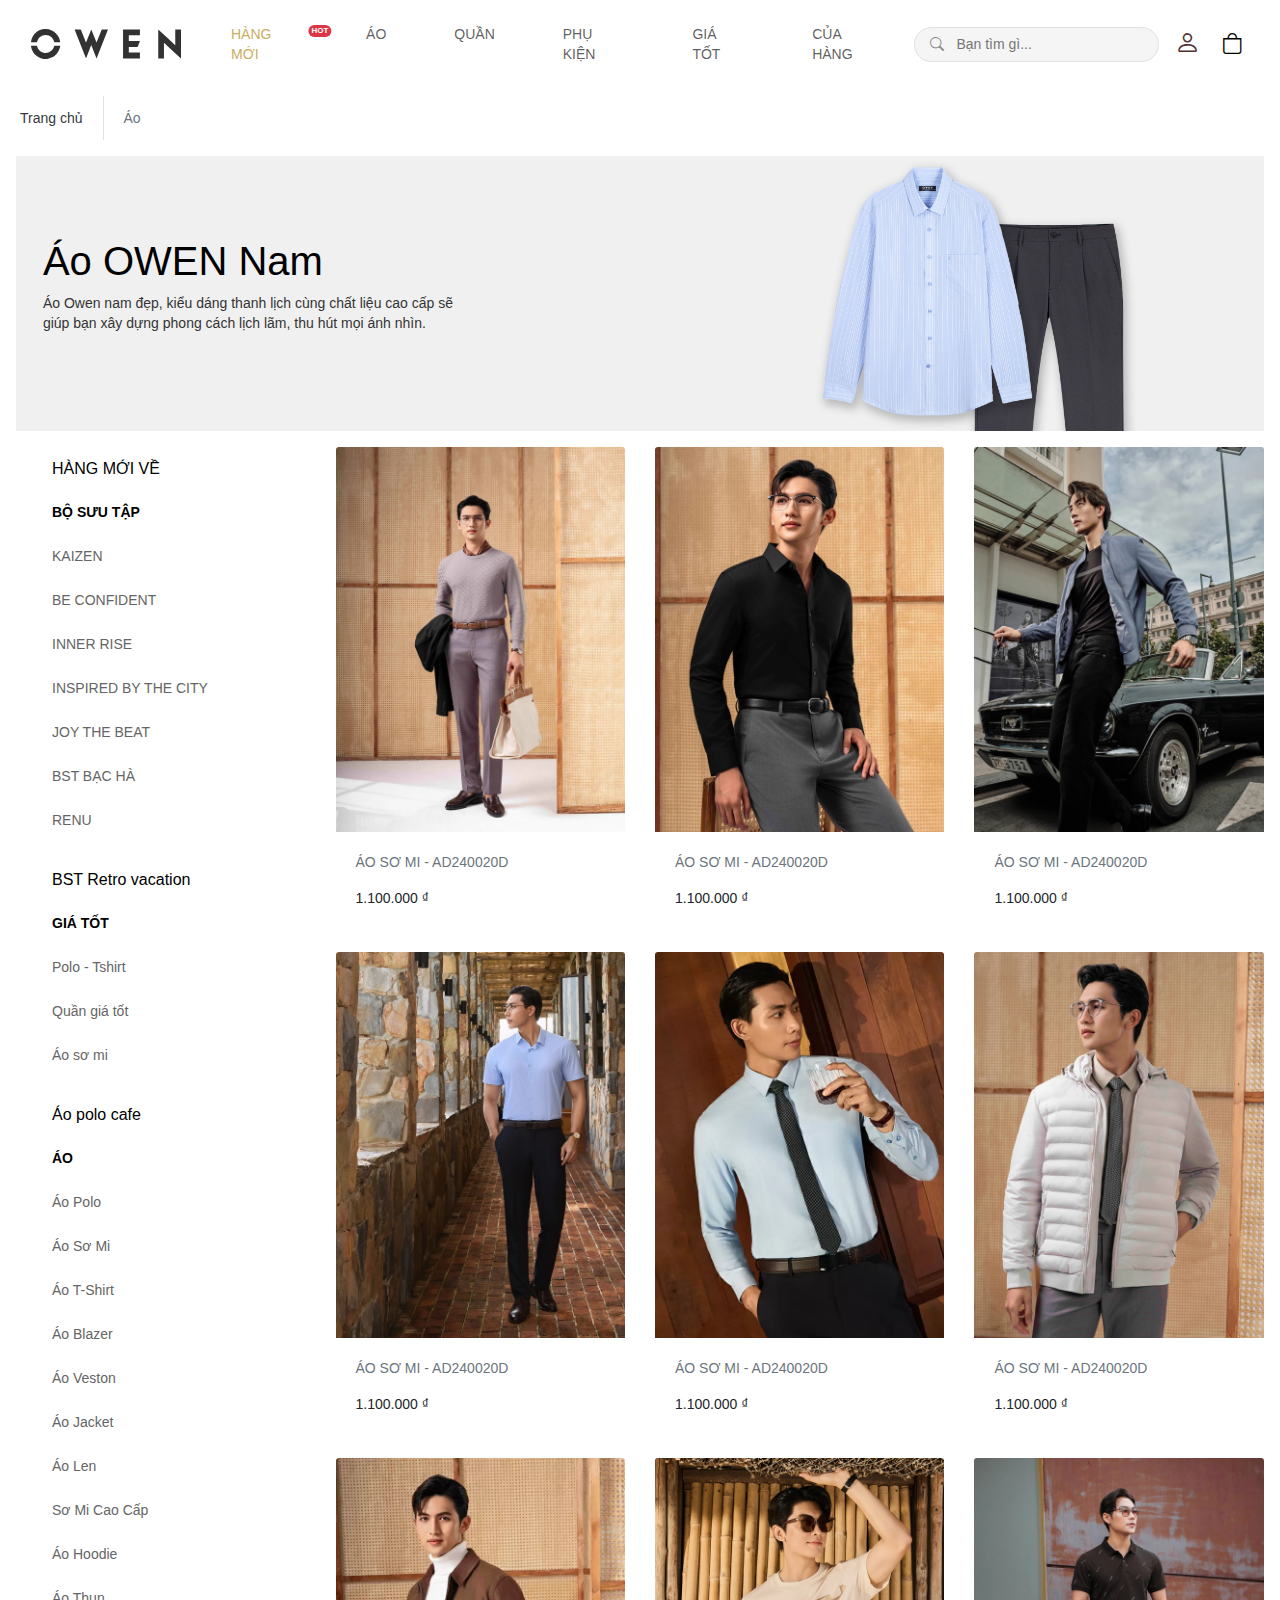
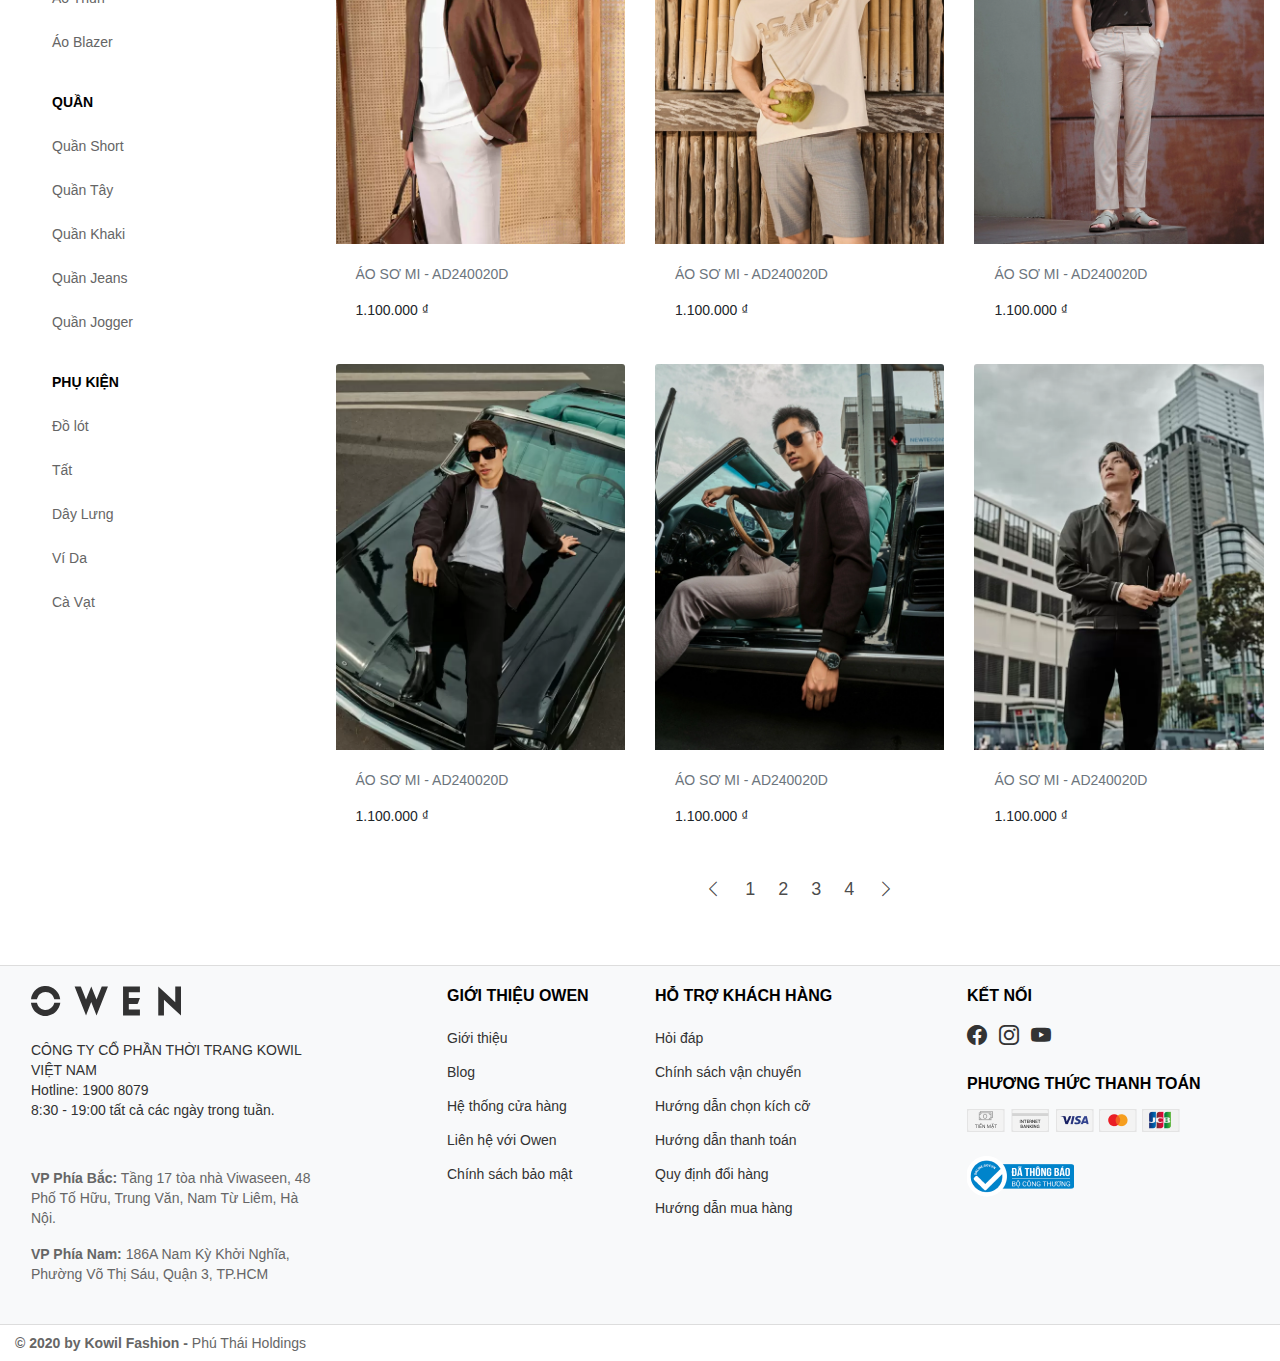
<file: ao.html>
<!DOCTYPE html>
<html lang="en">

<head>
  <meta charset="UTF-8" />
  <meta name="viewport" content="width=device-width, initial-scale=1.0" />
  <link href="https://cdn.jsdelivr.net/npm/bootstrap@5.3.3/dist/css/bootstrap.min.css" rel="stylesheet"
    integrity="sha384-QWTKZyjpPEjISv5WaRU9OFeRpok6YctnYmDr5pNlyT2bRjXh0JMhjY6hW+ALEwIH" crossorigin="anonymous" />
  <link href="https://stackpath.bootstrapcdn.com/bootstrap/4.5.2/css/bootstrap.min.css" rel="stylesheet">
  <script src="https://cdn.jsdelivr.net/npm/bootstrap@5.3.3/dist/js/bootstrap.bundle.min.js"
    integrity="sha384-YvpcrYf0tY3lHB60NNkmXc5s9fDVZLESaAA55NDzOxhy9GkcIdslK1eN7N6jIeHz"
    crossorigin="anonymous"></script>
  <link rel="stylesheet" href="https://cdn.jsdelivr.net/npm/bootstrap-icons@1.11.3/font/bootstrap-icons.min.css" />
  <link rel="stylesheet" href="assets/ao.css">
  <link rel="stylesheet" href="assets/style.css" />
  <link rel="icon" href="img-th6/logo_owen_file_icon.webp">
  <title>Michael Owen - Siêu tiền đạo người anh</title>
</head>

<body>
  <header class="header">
    <nav class="navbar navbar-expand-lg p-3 fixed-top bg-white">
      <div class="container-fluid">
        <div class="mobile-narbar d-none">
          <button class="navbar-toggler" type="button" data-bs-toggle="offcanvas" data-bs-target="#offcanvasExample"
            aria-controls="offcanvasExample">
            <span class="navbar-toggler-icon"></span>
          </button>
          <div class="offcanvas offcanvas-start" tabindex="-1" id="offcanvasExample"
            aria-labelledby="offcanvasExampleLabel">
            <div class="offcanvas-body">
              <!-- Nav tabs -->
              <ul class="nav nav-tabs mb-3" id="myTab" role="tablist">
                <li class="nav-item" role="presentation">
                  <button class="nav-link active" id="menu-tab" data-bs-toggle="tab" data-bs-target="#menu"
                    type="button" role="tab" aria-controls="menu" aria-selected="true">Menu</button>
                </li>
                <li class="nav-item" role="presentation">
                  <button class="nav-link" id="user-tab" data-bs-toggle="tab" data-bs-target="#user" type="button"
                    role="tab" aria-controls="user" aria-selected="false">Tài khoản</button>
                </li>
              </ul>

              <!-- Tab panes -->
              <div class="tab-content">
                <div class="tab-pane active" id="menu" role="tabpanel" aria-labelledby="menu-tab" tabindex="0">
                  <ul class="list-group">
                    <li class="list-group-item border-0 border-bottom">
                      <a href="index.html">HÀNG MỚI</a>
                    </li>
                    <li class="list-group-item border-0 border-bottom">
                      <a href="">GIÁ TỐT</a>
                      <!-- <div class="dropdown">
                        <button type="button" data-bs-toggle="dropdown" class="btn dropdown-toggle">
                        </button> -->
                      <!-- Menu dropdown -->
                      <!-- <ul class="dropdown-menu">
                          <li><a class="dropdown-item" href="#">Action</a></li>
                          <li><a class="dropdown-item" href="#">Another action</a></li>
                          <li><a class="dropdown-item" href="#">Something else here</a></li>
                        </ul>
                      </div> -->
                    </li>
                    <li class="list-group-item border-0 border-bottom"><a href="ao.html">ÁO</a></li>
                    <li class="list-group-item border-0 border-bottom"><a href="">QUẦN</a></li>
                    <li class="list-group-item border-0 border-bottom"><a href="">PHỤ KIỆN</a></li>
                    <li class="list-group-item border-0 border-bottom"><a href="">CỬA HÀNG</a></li>
                  </ul>
                </div>
                <div class="tab-pane" id="user" role="tabpanel" aria-labelledby="user-tab" tabindex="0">
                  <ul class="list-group">
                    <li class="list-group-item border-0 border-bottom"><a href="dangnhap.html">Đăng nhập</a></li>
                    <li class="list-group-item border-0 border-bottom"><a href="dangki.html">Tạo tài khoản</a></li>
                  </ul>
                </div>
              </div>
            </div>
          </div>
        </div>
        <a class="navbar-brand" href="index.html">
          <img src="img-th6/logo.svg" alt="Bootstrap" />
        </a>
        <div class="collapse navbar-collapse" id="navbarNavAltMarkup">
          <ul class="navbar-nav me-auto mb-2 mb-lg-0 m-auto">
            <li class="nav-item px-3">
              <a class="nav-link active" aria-current="page" href="index.html">HÀNG MỚI</a>
              <span class="position-absolute translate-middle badge rounded-pill bg-danger"
                style="top: 35%; left: 25%; font-size: 8px;">
                HOT</span>
            </li>
            <li class="nav-item menu px-3">
              <a class="nav-link" href="ao.html">ÁO</a>
              <ul class="dropdown-menu" aria-labelledby="navbarDropdown">
                <div class="row">
                  <div class="col-md-6">
                    <div class="row justify-content-end">
                      <div class="col-md-2 me-5">
                        <strong class="dropdown-header">Áo</strong>
                        <a class="dropdown-item" href="#">Áo Sơ Mi</a>
                        <a class="dropdown-item" href="#">Áo Sơ Mi Trắng</a>
                        <a class="dropdown-item" href="#">Áo Jacket</a>
                        <a class="dropdown-item" href="#">Áo Blazer</a>
                        <a class="dropdown-item" href="#">Áo Polo</a>
                        <a class="dropdown-item" href="#">Áo T-Shirt</a>
                        <a class="dropdown-item" href="#">Áo Veston</a>
                        <a class="dropdown-item" href="#">Áo Len</a>
                        <a class="dropdown-item" href="#">Bộ mặc nhà</a>
                      </div>
                      <div class="col-md-2 me-5">
                        <strong class="dropdown-header">Quần</strong>
                        <a class="dropdown-item" href="#">Quần Tây</a>
                        <a class="dropdown-item" href="#">Quần Short</a>
                        <a class="dropdown-item" href="#">Quần Khaki</a>
                        <a class="dropdown-item" href="#">Quần Jeans</a>
                        <a class="dropdown-item" href="#">Quần Jogger</a>
                      </div>
                      <div class="col-md-2 me-5">
                        <strong class="dropdown-header">Phụ Kiện</strong>
                        <a class="dropdown-item" href="#">Đồ Lót</a>
                        <a class="dropdown-item" href="#">Tất</a>
                        <a class="dropdown-item" href="#">Dây Lưng</a>
                        <a class="dropdown-item" href="#">Ví Da</a>
                        <a class="dropdown-item" href="#">Cà Vạt</a>
                      </div>
                    </div>
                  </div>
                  <div class="col-md-6 p-4">
                    <img src="img-th6/1500_x_550_o_2 (1).webp" class="img-fluid" alt="">
                  </div>
              </ul>
            </li>
            <li class="nav-item menu px-3">
              <a class="nav-link" href="#">QUẦN</a>
              <ul class="dropdown-menu" aria-labelledby="navbarDropdown">
                <div class="row">
                  <div class="col-md-6">
                    <div class="row justify-content-end">
                      <div class="col-md-2 me-5">
                        <strong class="dropdown-header">Áo</strong>
                        <a class="dropdown-item" href="#">Áo Sơ Mi</a>
                        <a class="dropdown-item" href="#">Áo Sơ Mi Trắng</a>
                        <a class="dropdown-item" href="#">Áo Jacket</a>
                        <a class="dropdown-item" href="#">Áo Blazer</a>
                        <a class="dropdown-item" href="#">Áo Polo</a>
                        <a class="dropdown-item" href="#">Áo T-Shirt</a>
                        <a class="dropdown-item" href="#">Áo Veston</a>
                        <a class="dropdown-item" href="#">Áo Len</a>
                        <a class="dropdown-item" href="#">Bộ mặc nhà</a>
                      </div>
                      <div class="col-md-2 me-5">
                        <strong class="dropdown-header">Quần</strong>
                        <a class="dropdown-item" href="#">Quần Tây</a>
                        <a class="dropdown-item" href="#">Quần Short</a>
                        <a class="dropdown-item" href="#">Quần Khaki</a>
                        <a class="dropdown-item" href="#">Quần Jeans</a>
                        <a class="dropdown-item" href="#">Quần Jogger</a>
                      </div>
                      <div class="col-md-2 me-5">
                        <strong class="dropdown-header">Phụ Kiện</strong>
                        <a class="dropdown-item" href="#">Đồ Lót</a>
                        <a class="dropdown-item" href="#">Tất</a>
                        <a class="dropdown-item" href="#">Dây Lưng</a>
                        <a class="dropdown-item" href="#">Ví Da</a>
                        <a class="dropdown-item" href="#">Cà Vạt</a>
                      </div>
                    </div>
                  </div>
                  <div class="col-md-6 p-4">
                    <img src="img-th6/qu_n_021024.webp" class="img-fluid" alt="">
                  </div>
              </ul>
            </li>
            <li class="nav-item menu px-3">
              <a class="nav-link" href="#">PHỤ KIỆN</a>
              <ul class="dropdown-menu" aria-labelledby="navbarDropdown">
                <div class="row">
                  <div class="col-md-6">
                    <div class="row justify-content-end">
                      <div class="col-md-2 me-5">
                        <strong class="dropdown-header">Áo</strong>
                        <a class="dropdown-item" href="#">Áo Sơ Mi</a>
                        <a class="dropdown-item" href="#">Áo Sơ Mi Trắng</a>
                        <a class="dropdown-item" href="#">Áo Jacket</a>
                        <a class="dropdown-item" href="#">Áo Blazer</a>
                        <a class="dropdown-item" href="#">Áo Polo</a>
                        <a class="dropdown-item" href="#">Áo T-Shirt</a>
                        <a class="dropdown-item" href="#">Áo Veston</a>
                        <a class="dropdown-item" href="#">Áo Len</a>
                        <a class="dropdown-item" href="#">Bộ mặc nhà</a>
                      </div>
                      <div class="col-md-2 me-5">
                        <strong class="dropdown-header">Quần</strong>
                        <a class="dropdown-item" href="#">Quần Tây</a>
                        <a class="dropdown-item" href="#">Quần Short</a>
                        <a class="dropdown-item" href="#">Quần Khaki</a>
                        <a class="dropdown-item" href="#">Quần Jeans</a>
                        <a class="dropdown-item" href="#">Quần Jogger</a>
                      </div>
                      <div class="col-md-2 me-5">
                        <strong class="dropdown-header">Phụ Kiện</strong>
                        <a class="dropdown-item" href="#">Đồ Lót</a>
                        <a class="dropdown-item" href="#">Tất</a>
                        <a class="dropdown-item" href="#">Dây Lưng</a>
                        <a class="dropdown-item" href="#">Ví Da</a>
                        <a class="dropdown-item" href="#">Cà Vạt</a>
                      </div>
                    </div>
                  </div>
                  <div class="col-md-6 p-4">
                    <img src="img-th6/ph_-ki_n-021024_optimized.webp" class="img-fluid" alt="">
                  </div>
              </ul>
            </li>
            <li class="nav-item menu px-3">
              <a class="nav-link" href="#">GIÁ TỐT</a>
              <ul class="dropdown-menu" tabindex="-1" aria-labelledby="navbarDropdown">
                <div class="row">
                  <div class="col-md-6">
                    <div class="row justify-content-center">
                      <div class="col-md-2 me-5">
                        <strong class="dropdown-header">Giá tốt</strong>
                        <a class="dropdown-item" href="#">Áo Sơ Mi</a>
                        <a class="dropdown-item" href="#">Polo-Tshirt</a>
                        <a class="dropdown-item" href="#">Quần Giá Tốt</a>
                        <a class="dropdown-item" href="#">Ưu Đãi Đặc Biệt</a>
                      </div>
                    </div>
                  </div>
                  <div class="col-md-6 p-4">
                    <img src="img-th6/gi_-t_t-021024_optimized.webp" class="img-fluid" alt="">
                  </div>
              </ul>
            </li>
            <li class="nav-item px-3">
              <a class="nav-link" href="#">CỦA HÀNG</a>
            </li>
          </ul>
          <div class="search-bar">
            <i class="bi bi-search"></i>
            <input type="text" placeholder="Bạn tìm gì..." />
          </div>
          <div class="account ms-3">
            <a href="dangnhap.html">
              <i class="bi bi-person"></i>
            </a>
            <div class="dropdown-account">
              <ul class="account-item list-group">
                <li class="list-group-item p-0">
                  <a href="dangnhap.html" class="p-3 w-100 d-flex">Đăng nhập</a>
                </li>
                <li class="list-group-item p-0">
                  <a href="dangki.html" class="p-3 w-100 d-flex">Tạo tài khoản</a>
                </li>
              </ul>
            </div>
          </div>
        </div>
        <div class="mobile-search d-none">
          <button class="btn" type="button" data-bs-toggle="offcanvas" data-bs-target="#offcanvasRight"
            aria-controls="offcanvasRight"><i class="bi bi-search"></i></button>
          <div class="offcanvas offcanvas-end p-3" tabindex="-1" id="offcanvasRight"
            aria-labelledby="offcanvasRightLabel">
            <div class="offcanvas-body">
              <input type="search" placeholder="Nhập từ khóa tìm kiếm" name="" id="">
              <div class="mt-4">
                <h5>TÌM KIẾM GẦN ĐÂY</h5>
              </div>
            </div>
          </div>
        </div>
        <div class="cart ms-3">
          <a href="cart.html">
              <button type="button" id="cart-btn" class="border-0 bg-transparent" data-bs-toggle="modal"
                  data-bs-target="#exampleModal">
                  <span><i class="bi bi-bag"></i></span>
              </button>
          </a>
      </div>
      </div>
    </nav>
    <!-- <nav class="navbar py-0 border-bottom px-3 bg-white">
            <div class="container-fluid">
                <p
                 class="navbar-text p-0 m-0">
                    <i class="bi bi-telephone-fill"></i>
                    Hỗ trợ khách hàng: <strong>1900 8079</strong>
                </p>
            </div>
        </nav> -->
  </header>
  <main class="content">
    <div class="container-fuild">
      <div class="pt-5 mt-5">
        <ul class="list-group list-group-flush list-group-horizontal">
          <li class="list-group-item border-end">
            <a href="index.html" class="text-decoration-none text-dark">Trang chủ
            </a>
          </li>
          <li class="list-group-item border-0 text-secondary">Áo</li>
        </ul>
      </div>
      <div class="banner">
        <img src="img-th6/4546_x_1000_ao_1.jpg" style="width: 100%; object-fit: cover;" alt="">
        <div class="banner-text">
          <h1>Áo OWEN Nam </h1>
          <p>Áo Owen nam đẹp, kiểu dáng thanh lịch cùng chất liệu cao cấp sẽ giúp bạn xây dựng phong cách lịch lãm, thu
            hút mọi ánh nhìn.</p>
        </div>
      </div>
    </div>
    <div class="container-fuild">
      <div class="row px-3">
        <div class="col-md-3">
          <div class="sidebar">
            <ul class="list-group ps-3">
              <li class="list-group-item"><a href="">
                  <h5>HÀNG MỚI VỀ</h5>
                </a></li>
              <li class="list-group-item"><a href=""><strong>BỘ SƯU TẬP</strong></li>
              <ul class="list-group pb-3">
                <li class="list-group-item"><a href="">KAIZEN</a></li>
                <li class="list-group-item"><a href="">BE CONFIDENT </a></li>
                <li class="list-group-item"><a href="">INNER RISE</a></li>
                <li class="list-group-item"><a href="">INSPIRED BY THE CITY </a></li>
                <li class="list-group-item"><a href="">JOY THE BEAT</a></li>
                <li class="list-group-item"><a href="">BST BẠC HÀ</a></li>
                <li class="list-group-item"><a href="">RENU</a></li>
              </ul>
              <li class="list-group-item"><a href="">
                  <h5>BST Retro vacation </h5>
                </a></li>
              <li class="list-group-item"><a href=""><strong>GIÁ TỐT</strong></li>
              <ul class="list-group pb-3">
                <li class="list-group-item"><a href="">Polo - Tshirt </a></li>
                <li class="list-group-item"><a href="">Quần giá tốt</a></li>
                <li class="list-group-item"><a href="">Áo sơ mi</a></li>
              </ul>
              <li class="list-group-item"><a href="">
                  <h5>Áo polo cafe</h5>
                </a></li>
              <li class="list-group-item"><a href=""><strong>ÁO</strong></li>
              <ul class="list-group pb-3">
                <li class="list-group-item"><a href="">Áo Polo</a></li>
                <li class="list-group-item"><a href="">Áo Sơ Mi</a></li>
                <li class="list-group-item"><a href="">Áo T-Shirt</a></li>
                <li class="list-group-item"><a href="">Áo Blazer</a></li>
                <li class="list-group-item"><a href="">Áo Veston</a></li>
                <li class="list-group-item"><a href="">Áo Jacket</a></li>
                <li class="list-group-item"><a href="">Áo Len</a></li>
                <li class="list-group-item"><a href="">Sơ Mi Cao Cấp</a></li>
                <li class="list-group-item"><a href="">Áo Hoodie</a></li>
                <li class="list-group-item"><a href="">Áo Thun</a></li>
                <li class="list-group-item"><a href="">Áo Blazer</a></li>
              </ul>
              <li class="list-group-item"><a href=""><strong>QUẦN</strong></li>
              <ul class="list-group pb-3">
                <li class="list-group-item"><a href="">Quần Short</a></li>
                <li class="list-group-item"><a href="">Quần Tây</a></li>
                <li class="list-group-item"><a href="">Quần Khaki</a></li>
                <li class="list-group-item"><a href="">Quần Jeans</a></li>
                <li class="list-group-item"><a href="">Quần Jogger</a></li>
              </ul>
              <li class="list-group-item"><a href=""><strong>PHỤ KIỆN</strong></li>
              <ul class="list-group pb-3">
                <li class="list-group-item"><a href="">Đồ lót</a></li>
                <li class="list-group-item"><a href="">Tất</a></li>
                <li class="list-group-item"><a href="">Dây Lưng</a></li>
                <li class="list-group-item"><a href="">Ví Da</a></li>
                <li class="list-group-item"><a href="">Cà Vạt</a></li>
              </ul>
              <!-- <li class="list-group-item"><a href=""><strong>SẢN PHẨM BÁN CHẠY</span></strong></li> -->
          </div>
        </div>
        <div class="col-md-9">
          <div class="row" id="product-list">
            <!-- Trang 1 -->
            <div class="col-6 col-sm-6 col-md-4 mb-4">
              <div class="card" style="width: 100%">
                <a href="ao_so_mi.html">
                  <img src="img-th6/35_4_1.webp" class="card-img-top" alt="ÁO SƠ MI - AD240020D" />
                </a>
                <div class="card-body">
                  <a href="ao_so_mi.html" class="btn btn-secondary">MUA NGAY</a>
                  <p class="card-text text-secondary">ÁO SƠ MI - AD240020D</p>
                  <span>1.100.000 ₫</span>
                </div>
              </div>
            </div>
            <div class="col-6 col-sm-6 col-md-4 mb-4">
              <div class="card" style="width: 100%">
                <a href="ao_so_mi.html">
                  <img src="img-th6/61.webp" class="card-img-top" alt="ÁO SƠ MI - AD240020D" />
                </a>
                <div class="card-body">
                  <a href="ao_so_mi.html" class="btn btn-secondary">MUA NGAY</a>
                  <p class="card-text text-secondary">ÁO SƠ MI - AD240020D</p>
                  <span>1.100.000 ₫</span>
                </div>
              </div>
            </div>
            <div class="col-6 col-sm-6 col-md-4 mb-4">
              <div class="card" style="width: 100%">
                <a href="ao_so_mi.html">
                  <img src="img-th6/dscf0335.webp" class="card-img-top" alt="ÁO SƠ MI - AD240020D" />
                </a>
                <div class="card-body">
                  <a href="ao_so_mi.html" class="btn btn-secondary">MUA NGAY</a>
                  <p class="card-text text-secondary">ÁO SƠ MI - AD240020D</p>
                  <span>1.100.000 ₫</span>
                </div>
              </div>
            </div>
            <div class="col-6 col-sm-6 col-md-4 mb-4">
              <div class="card" style="width: 100%">
                <a href="ao_so_mi.html">
                  <img src="img-th6/as240005nt.webp" class="card-img-top" alt="ÁO SƠ MI - AD240020D" />
                </a>
                <div class="card-body">
                  <a href="ao_so_mi.html" class="btn btn-secondary">MUA NGAY</a>
                  <p class="card-text text-secondary">ÁO SƠ MI - AD240020D</p>
                  <span>1.100.000 ₫</span>
                </div>
              </div>
            </div>
            <div class="col-6 col-sm-6 col-md-4 mb-4">
              <div class="card" style="width: 100%">
                <a href="ao_so_mi.html">
                  <img src="img-th6/as240011d_jpg.webp" class="card-img-top" alt="ÁO SƠ MI - AD240020D" />
                </a>
                <div class="card-body">
                  <a href="ao_so_mi.html" class="btn btn-secondary">MUA NGAY</a>
                  <p class="card-text text-secondary">ÁO SƠ MI - AD240020D</p>
                  <span>1.100.000 ₫</span>
                </div>
              </div>
            </div>
            <div class="col-6 col-sm-6 col-md-4 mb-4">
              <div class="card" style="width: 100%">
                <a href="ao_so_mi.html">
                  <img src="img-th6/21_2.webp" class="card-img-top" alt="ÁO SƠ MI - AD240020D" />
                </a>
                <div class="card-body">
                  <a href="ao_so_mi.html" class="btn btn-secondary">MUA NGAY</a>
                  <p class="card-text text-secondary">ÁO SƠ MI - AD240020D</p>
                  <span>1.100.000 ₫</span>
                </div>
              </div>
            </div>
            <div class="col-6 col-sm-6 col-md-4 mb-4">
              <div class="card" style="width: 100%">
                <a href="ao_so_mi.html">
                  <img src="img-th6/67_jpg.webp" class="card-img-top" alt="ÁO SƠ MI - AD240020D" />
                </a>
                <div class="card-body">
                  <a href="ao_so_mi.html" class="btn btn-secondary">MUA NGAY</a>
                  <p class="card-text text-secondary">ÁO SƠ MI - AD240020D</p>
                  <span>1.100.000 ₫</span>
                </div>
              </div>
            </div>
            <div class="col-6 col-sm-6 col-md-4 mb-4">
              <div class="card" style="width: 100%">
                <a href="ao_so_mi.html">
                  <img src="img-th6/tsn243619.webp" class="card-img-top" alt="ÁO SƠ MI - AD240020D" />
                </a>
                <div class="card-body">
                  <a href="ao_so_mi.html" class="btn btn-secondary">MUA NGAY</a>
                  <p class="card-text text-secondary">ÁO SƠ MI - AD240020D</p>
                  <span>1.100.000 ₫</span>
                </div>
              </div>
            </div>
            <div class="col-6 col-sm-6 col-md-4 mb-4">
              <div class="card" style="width: 100%">
                <a href="ao_so_mi.html">
                  <img src="img-th6/untitled-1_2.webp" class="card-img-top" alt="ÁO SƠ MI - AD240020D" />
                </a>
                <div class="card-body">
                  <a href="ao_so_mi.html" class="btn btn-secondary">MUA NGAY</a>
                  <p class="card-text text-secondary">ÁO SƠ MI - AD240020D</p>
                  <span>1.100.000 ₫</span>
                </div>
              </div>
            </div>
            <div class="col-6 col-sm-6 col-md-4 mb-4">
              <div class="card" style="width: 100%">
                <a href="ao_so_mi.html">
                  <img src="img-th6/dscf0245_jpg.webp" class="card-img-top" alt="ÁO SƠ MI - AD240020D" />
                </a>
                <div class="card-body">
                  <a href="ao_so_mi.html" class="btn btn-secondary">MUA NGAY</a>
                  <p class="card-text text-secondary">ÁO SƠ MI - AD240020D</p>
                  <span>1.100.000 ₫</span>
                </div>
              </div>
            </div>
            <div class="col-6 col-sm-6 col-md-4 mb-4">
              <div class="card" style="width: 100%">
                <a href="ao_so_mi.html">
                  <img src="img-th6/dscf0134.webp" class="card-img-top" alt="ÁO SƠ MI - AD240020D" />
                </a>
                <div class="card-body">
                  <a href="ao_so_mi.html" class="btn btn-secondary">MUA NGAY</a>
                  <p class="card-text text-secondary">ÁO SƠ MI - AD240020D</p>
                  <span>1.100.000 ₫</span>
                </div>
              </div>
            </div>
            <div class="col-6 col-sm-6 col-md-4 mb-4">
              <div class="card" style="width: 100%">
                <a href="ao_so_mi.html">
                  <img src="img-th6/dscf0552_jpg.webp" class="card-img-top" alt="ÁO SƠ MI - AD240020D" />
                </a>
                <div class="card-body">
                  <a href="ao_so_mi.html" class="btn btn-secondary">MUA NGAY</a>
                  <p class="card-text text-secondary">ÁO SƠ MI - AD240020D</p>
                  <span>1.100.000 ₫</span>
                </div>
              </div>
            </div>
            <!-- Trang 2 -->
            <div class="col-6 col-sm-6 col-md-4 mb-4">
              <div class="card" style="width: 100%">
                <a href="ao_so_mi.html">
                  <img src="img-th6/as240001d.webp" class="card-img-top" alt="ÁO SƠ MI - AD240020D" />
                </a>
                <div class="card-body">
                  <a href="ao_so_mi.html" class="btn btn-secondary">MUA NGAY</a>
                  <p class="card-text text-secondary">ÁO SƠ MI - AD240020D</p>
                  <span>1.100.000 ₫</span>
                </div>
              </div>
            </div>
            <div class="col-6 col-sm-6 col-md-4 mb-4">
              <div class="card" style="width: 100%">
                <a href="ao_so_mi.html">
                  <img src="img-th6/49.webp" class="card-img-top" alt="ÁO SƠ MI - AD240020D" />
                </a>
                <div class="card-body">
                  <a href="ao_so_mi.html" class="btn btn-secondary">MUA NGAY</a>
                  <p class="card-text text-secondary">ÁO SƠ MI - AD240020D</p>
                  <span>1.100.000 ₫</span>
                </div>
              </div>
            </div>
            <div class="col-6 col-sm-6 col-md-4 mb-4">
              <div class="card" style="width: 100%">
                <a href="ao_so_mi.html">
                  <img src="img-th6/jk241478._2_jpg.webp" class="card-img-top" alt="ÁO SƠ MI - AD240020D" />
                </a>
                <div class="card-body">
                  <a href="ao_so_mi.html" class="btn btn-secondary">MUA NGAY</a>
                  <p class="card-text text-secondary">ÁO SƠ MI - AD240020D</p>
                  <span>1.100.000 ₫</span>
                </div>
              </div>
            </div>
            <div class="col-6 col-sm-6 col-md-4 mb-4">
              <div class="card" style="width: 100%">
                <a href="ao_so_mi.html">
                  <img src="img-th6/jk231604._64_1.webp" class="card-img-top" alt="ÁO SƠ MI - AD240020D" />
                </a>
                <div class="card-body">
                  <a href="ao_so_mi.html" class="btn btn-secondary">MUA NGAY</a>
                  <p class="card-text text-secondary">ÁO SƠ MI - AD240020D</p>
                  <span>1.100.000 ₫</span>
                </div>
              </div>
            </div>
            <div class="col-6 col-sm-6 col-md-4 mb-4">
              <div class="card" style="width: 100%">
                <a href="ao_so_mi.html">
                  <img src="img-th6/dscf0710_1.webp" class="card-img-top" alt="ÁO SƠ MI - AD240020D" />
                </a>
                <div class="card-body">
                  <a href="ao_so_mi.html" class="btn btn-secondary">MUA NGAY</a>
                  <p class="card-text text-secondary">ÁO SƠ MI - AD240020D</p>
                  <span>1.100.000 ₫</span>
                </div>
              </div>
            </div>
            <div class="col-6 col-sm-6 col-md-4 mb-4">
              <div class="card" style="width: 100%">
                <a href="ao_so_mi.html">
                  <img src="img-th6/owen_37_1__jpg.webp" class="card-img-top" alt="ÁO SƠ MI - AD240020D" />
                </a>
                <div class="card-body">
                  <a href="ao_so_mi.html" class="btn btn-secondary">MUA NGAY</a>
                  <p class="card-text text-secondary">ÁO SƠ MI - AD240020D</p>
                  <span>1.100.000 ₫</span>
                </div>
              </div>
            </div>
            <div class="col-6 col-sm-6 col-md-4 mb-4">
              <div class="card" style="width: 100%">
                <a href="ao_so_mi.html">
                  <img src="img-th6/dscf0335_jpg.webp" class="card-img-top" alt="ÁO SƠ MI - AD240020D" />
                </a>
                <div class="card-body">
                  <a href="ao_so_mi.html" class="btn btn-secondary">MUA NGAY</a>
                  <p class="card-text text-secondary">ÁO SƠ MI - AD240020D</p>
                  <span>1.100.000 ₫</span>
                </div>
              </div>
            </div>
            <div class="col-6 col-sm-6 col-md-4 mb-4">
              <div class="card" style="width: 100%">
                <a href="ao_so_mi.html">
                  <img src="img-th6/30_2.webp" class="card-img-top" alt="ÁO SƠ MI - AD240020D" />
                </a>
                <div class="card-body">
                  <a href="ao_so_mi.html" class="btn btn-secondary">MUA NGAY</a>
                  <p class="card-text text-secondary">ÁO SƠ MI - AD240020D</p>
                  <span>1.100.000 ₫</span>
                </div>
              </div>
            </div>
            <div class="col-6 col-sm-6 col-md-4 mb-4">
              <div class="card" style="width: 100%">
                <a href="ao_so_mi.html">
                  <img src="img-th6/ar240042n._2.webp" class="card-img-top" alt="ÁO SƠ MI - AD240020D" />
                </a>
                <div class="card-body">
                  <a href="ao_so_mi.html" class="btn btn-secondary">MUA NGAY</a>
                  <p class="card-text text-secondary">ÁO SƠ MI - AD240020D</p>
                  <span>1.100.000 ₫</span>
                </div>
              </div>
            </div>
            <div class="col-6 col-sm-6 col-md-4 mb-4">
              <div class="card" style="width: 100%">
                <a href="ao_so_mi.html">
                  <img src="img-th6/40_1.webp" class="card-img-top" alt="ÁO SƠ MI - AD240020D" />
                </a>
                <div class="card-body">
                  <a href="ao_so_mi.html" class="btn btn-secondary">MUA NGAY</a>
                  <p class="card-text text-secondary">ÁO SƠ MI - AD240020D</p>
                  <span>1.100.000 ₫</span>
                </div>
              </div>
            </div>
            <div class="col-6 col-sm-6 col-md-4 mb-4">
              <div class="card" style="width: 100%">
                <a href="ao_so_mi.html">
                  <img src="img-th6/owen1104_copy_jpg.webp" class="card-img-top" alt="ÁO SƠ MI - AD240020D" />
                </a>
                <div class="card-body">
                  <a href="ao_so_mi.html" class="btn btn-secondary">MUA NGAY</a>
                  <p class="card-text text-secondary">ÁO SƠ MI - AD240020D</p>
                  <span>1.100.000 ₫</span>
                </div>
              </div>
            </div>
            <div class="col-6 col-sm-6 col-md-4 mb-4">
              <div class="card" style="width: 100%">
                <a href="ao_so_mi.html">
                  <img src="img-th6/67.webp" class="card-img-top" alt="ÁO SƠ MI - AD240020D" />
                </a>
                <div class="card-body">
                  <a href="ao_so_mi.html" class="btn btn-secondary">MUA NGAY</a>
                  <p class="card-text text-secondary">ÁO SƠ MI - AD240020D</p>
                  <span>1.100.000 ₫</span>
                </div>
              </div>
            </div>
            <!-- Trang 3 -->
            <div class="col-6 col-sm-6 col-md-4 mb-4">
              <div class="card" style="width: 100%">
                <a href="ao_so_mi.html">
                  <img src="img-th6/dscf9258.webp" class="card-img-top" alt="ÁO SƠ MI - AD240020D" />
                </a>
                <div class="card-body">
                  <a href="ao_so_mi.html" class="btn btn-secondary">MUA NGAY</a>
                  <p class="card-text text-secondary">ÁO SƠ MI - AD240020D</p>
                  <span>1.100.000 ₫</span>
                </div>
              </div>
            </div>
            <div class="col-6 col-sm-6 col-md-4 mb-4">
              <div class="card" style="width: 100%">
                <a href="ao_so_mi.html">
                  <img src="img-th6/bl231489._89.webp" class="card-img-top" alt="ÁO SƠ MI - AD240020D" />
                </a>
                <div class="card-body">
                  <a href="ao_so_mi.html" class="btn btn-secondary">MUA NGAY</a>
                  <p class="card-text text-secondary">ÁO SƠ MI - AD240020D</p>
                  <span>1.100.000 ₫</span>
                </div>
              </div>
            </div>
            <div class="col-6 col-sm-6 col-md-4 mb-4">
              <div class="card" style="width: 100%">
                <a href="ao_so_mi.html">
                  <img src="img-th6/apv233185._22_jpg.webp" class="card-img-top" alt="ÁO SƠ MI - AD240020D" />
                </a>
                <div class="card-body">
                  <a href="ao_so_mi.html" class="btn btn-secondary">MUA NGAY</a>
                  <p class="card-text text-secondary">ÁO SƠ MI - AD240020D</p>
                  <span>1.100.000 ₫</span>
                </div>
              </div>
            </div>
            <div class="col-6 col-sm-6 col-md-4 mb-4">
              <div class="card" style="width: 100%">
                <a href="ao_so_mi.html">
                  <img src="img-th6/4_24_1.webp" class="card-img-top" alt="ÁO SƠ MI - AD240020D" />
                </a>
                <div class="card-body">
                  <a href="ao_so_mi.html" class="btn btn-secondary">MUA NGAY</a>
                  <p class="card-text text-secondary">ÁO SƠ MI - AD240020D</p>
                  <span>1.100.000 ₫</span>
                </div>
              </div>
            </div>
            <div class="col-6 col-sm-6 col-md-4 mb-4">
              <div class="card" style="width: 100%">
                <a href="ao_so_mi.html">
                  <img src="img-th6/apv233174._4.webp" class="card-img-top" alt="ÁO SƠ MI - AD240020D" />
                </a>
                <div class="card-body">
                  <a href="ao_so_mi.html" class="btn btn-secondary">MUA NGAY</a>
                  <p class="card-text text-secondary">ÁO SƠ MI - AD240020D</p>
                  <span>1.100.000 ₫</span>
                </div>
              </div>
            </div>
            <div class="col-6 col-sm-6 col-md-4 mb-4">
              <div class="card" style="width: 100%">
                <a href="ao_so_mi.html">
                  <img src="img-th6/27_png.webp" class="card-img-top" alt="ÁO SƠ MI - AD240020D" />
                </a>
                <div class="card-body">
                  <a href="ao_so_mi.html" class="btn btn-secondary">MUA NGAY</a>
                  <p class="card-text text-secondary">ÁO SƠ MI - AD240020D</p>
                  <span>1.100.000 ₫</span>
                </div>
              </div>
            </div>
            <div class="col-6 col-sm-6 col-md-4 mb-4">
              <div class="card" style="width: 100%">
                <a href="ao_so_mi.html">
                  <img src="img-th6/6_3_1.webp" class="card-img-top" alt="ÁO SƠ MI - AD240020D" />
                </a>
                <div class="card-body">
                  <a href="ao_so_mi.html" class="btn btn-secondary">MUA NGAY</a>
                  <p class="card-text text-secondary">ÁO SƠ MI - AD240020D</p>
                  <span>1.100.000 ₫</span>
                </div>
              </div>
            </div>
            <div class="col-6 col-sm-6 col-md-4 mb-4">
              <div class="card" style="width: 100%">
                <a href="ao_so_mi.html">
                  <img src="img-th6/dscf1520.webp" class="card-img-top" alt="ÁO SƠ MI - AD240020D" />
                </a>
                <div class="card-body">
                  <a href="ao_so_mi.html" class="btn btn-secondary">MUA NGAY</a>
                  <p class="card-text text-secondary">ÁO SƠ MI - AD240020D</p>
                  <span>1.100.000 ₫</span>
                </div>
              </div>
            </div>
            <div class="col-6 col-sm-6 col-md-4 mb-4">
              <div class="card" style="width: 100%">
                <a href="ao_so_mi.html">
                  <img src="img-th6/55.webp" class="card-img-top" alt="ÁO SƠ MI - AD240020D" />
                </a>
                <div class="card-body">
                  <a href="ao_so_mi.html" class="btn btn-secondary">MUA NGAY</a>
                  <p class="card-text text-secondary">ÁO SƠ MI - AD240020D</p>
                  <span>1.100.000 ₫</span>
                </div>
              </div>
            </div>
            <div class="col-6 col-sm-6 col-md-4 mb-4">
              <div class="card" style="width: 100%">
                <a href="ao_so_mi.html">
                  <img src="img-th6/2_131_jpg.webp" class="card-img-top" alt="ÁO SƠ MI - AD240020D" />
                </a>
                <div class="card-body">
                  <a href="ao_so_mi.html" class="btn btn-secondary">MUA NGAY</a>
                  <p class="card-text text-secondary">ÁO SƠ MI - AD240020D</p>
                  <span>1.100.000 ₫</span>
                </div>
              </div>
            </div>
            <div class="col-6 col-sm-6 col-md-4 mb-4">
              <div class="card" style="width: 100%">
                <a href="ao_so_mi.html">
                  <img src="img-th6/dscf1064.webp" class="card-img-top" alt="ÁO SƠ MI - AD240020D" />
                </a>
                <div class="card-body">
                  <a href="ao_so_mi.html" class="btn btn-secondary">MUA NGAY</a>
                  <p class="card-text text-secondary">ÁO SƠ MI - AD240020D</p>
                  <span>1.100.000 ₫</span>
                </div>
              </div>
            </div>
            <div class="col-6 col-sm-6 col-md-4 mb-4">
              <div class="card" style="width: 100%">
                <a href="ao_so_mi.html">
                  <img src="img-th6/36_png.webp" class="card-img-top" alt="ÁO SƠ MI - AD240020D" />
                </a>
                <div class="card-body">
                  <a href="ao_so_mi.html" class="btn btn-secondary">MUA NGAY</a>
                  <p class="card-text text-secondary">ÁO SƠ MI - AD240020D</p>
                  <span>1.100.000 ₫</span>
                </div>
              </div>
            </div>
            <!-- Trang 4 -->
            <div class="col-6 col-sm-6 col-md-4 mb-4">
              <div class="card" style="width: 100%">
                <a href="ao_so_mi.html">
                  <img src="img-th6/dscf0552.webp" class="card-img-top" alt="ÁO SƠ MI - AD240020D" />
                </a>
                <div class="card-body">
                  <a href="ao_so_mi.html" class="btn btn-secondary">MUA NGAY</a>
                  <p class="card-text text-secondary">ÁO SƠ MI - AD240020D</p>
                  <span>1.100.000 ₫</span>
                </div>
              </div>
            </div>
            <div class="col-6 col-sm-6 col-md-4 mb-4">
              <div class="card" style="width: 100%">
                <a href="ao_so_mi.html">
                  <img src="img-th6/dscf1031_jpg.webp" class="card-img-top" alt="ÁO SƠ MI - AD240020D" />
                </a>
                <div class="card-body">
                  <a href="ao_so_mi.html" class="btn btn-secondary">MUA NGAY</a>
                  <p class="card-text text-secondary">ÁO SƠ MI - AD240020D</p>
                  <span>1.100.000 ₫</span>
                </div>
              </div>
            </div>
            <div class="col-6 col-sm-6 col-md-4 mb-4">
              <div class="card" style="width: 100%">
                <a href="ao_so_mi.html">
                  <img src="img-th6/dscf9831.webp" class="card-img-top" alt="ÁO SƠ MI - AD240020D" />
                </a>
                <div class="card-body">
                  <a href="ao_so_mi.html" class="btn btn-secondary">MUA NGAY</a>
                  <p class="card-text text-secondary">ÁO SƠ MI - AD240020D</p>
                  <span>1.100.000 ₫</span>
                </div>
              </div>
            </div>
            <!-- Het trang -->
          </div>
          <nav aria-label="Page navigation">
            <ul class="pagination justify-content-center">
              <li class="page-item">
                <a class="page-link" href="#" aria-label="Previous" onclick="prevPage()">
                  <span aria-hidden="true"><i class="bi bi-chevron-left"></i></span>
                </a>
              </li>
              <li class="page-item"><a class="page-link" href="#" onclick="changePage(1)">1</a></li>
              <li class="page-item"><a class="page-link" href="#" onclick="changePage(2)">2</a></li>
              <li class="page-item"><a class="page-link" href="#" onclick="changePage(3)">3</a></li>
              <li class="page-item"><a class="page-link" href="#" onclick="changePage(4)">4</a></li>
              <li class="page-item">
                <a class="page-link" href="#" aria-label="Next" onclick="nextPage()">
                  <span aria-hidden="true"><i class="bi bi-chevron-right"></i></span>
                </a>
              </li>
            </ul>
          </nav>
        </div>
      </div>
    </div>
  </main>
  <footer class="footer pt-3 mt-4">
    <div class="container-fluid">
      <div class="row">
        <div class="col-12 col-sm-6 col-md-4 mb-4">
          <div class="w-75">
            <img src="img-th6/logo-footer.svg" class="img-fluid pb-4" alt="">
            <div class="hotline p-0 pb-5">
              <p>CÔNG TY CỔ PHẦN THỜI TRANG KOWIL VIỆT NAM</p>
              <p>Hotline: 1900 8079</p>
              <p>8:30 - 19:00 tất cả các ngày trong tuần.</p>
            </div>
            <p><strong>VP Phía Bắc:</strong> Tầng 17 tòa nhà Viwaseen, 48 Phố Tố Hữu, Trung Văn, Nam Từ Liêm, Hà Nội.
            </p>
            <p><strong>VP Phía Nam:</strong> 186A Nam Kỳ Khởi Nghĩa, Phường Võ Thị Sáu, Quận 3, TP.HCM</p>
          </div>
        </div>

        <div class="col-12 col-md-2 mb-4">
          <h5>GIỚI THIỆU OWEN</h5>
          <ul class="list-unstyled">
            <li><a href="#">Giới thiệu</a></li>
            <li><a href="#">Blog</a></li>
            <li><a href="#">Hệ thống cửa hàng</a></li>
            <li><a href="#">Liên hệ với Owen</a></li>
            <li><a href="#">Chính sách bảo mật</a></li>
          </ul>
        </div>
        <div class="col-12 col-md-3 mb-4">
          <h5>HỖ TRỢ KHÁCH HÀNG</h5>
          <ul class="list-unstyled">
            <li><a href="#">Hỏi đáp</a></li>
            <li><a href="#">Chính sách vận chuyển</a></li>
            <li><a href="#">Hướng dẫn chọn kích cỡ</a></li>
            <li><a href="#">Hướng dẫn thanh toán</a></li>
            <li><a href="#">Quy định đổi hàng</a></li>
            <li><a href="#">Hướng dẫn mua hàng</a></li>
          </ul>
        </div>

        <div class="col-12 col-md-3 mb-4">
          <h5>KẾT NỐI</h5>
          <a href="#" class="me-2"><i class="bi bi-facebook"></i></a>
          <a href="#" class="me-2"><i class="bi bi-instagram"></i></a>
          <a href="#"><i class="bi bi-youtube"></i></a>

          <h5 class="mt-4">PHƯƠNG THỨC THANH TOÁN</h5>
          <img src="img-th6/pay.webp" alt="Visa" class="img-fluid" />
          <div class="mt-4">
            <img src="img-th6/vertify.webp" class="img-fluid" alt="">
          </div>
        </div>
      </div>

      <div class="footer-bottom py-2">
        <div class="text-start">
          <p class="mb-0"> <strong>© 2020 by Kowil Fashion -</strong> Phú Thái Holdings</p>
        </div>
      </div>
    </div>
  </footer>
  <script src="https://code.jquery.com/jquery-3.5.1.slim.min.js"></script>
  <script src="https://stackpath.bootstrapcdn.com/bootstrap/4.5.2/js/bootstrap.min.js"></script>
  <script src="https://cdn.jsdelivr.net/npm/@popperjs/core@2.9.2/dist/umd/popper.min.js"></script>
  <script src="assets/ao.js"></script>
  <script src="assets/index.js"></script>
</body>

</html>
</file>
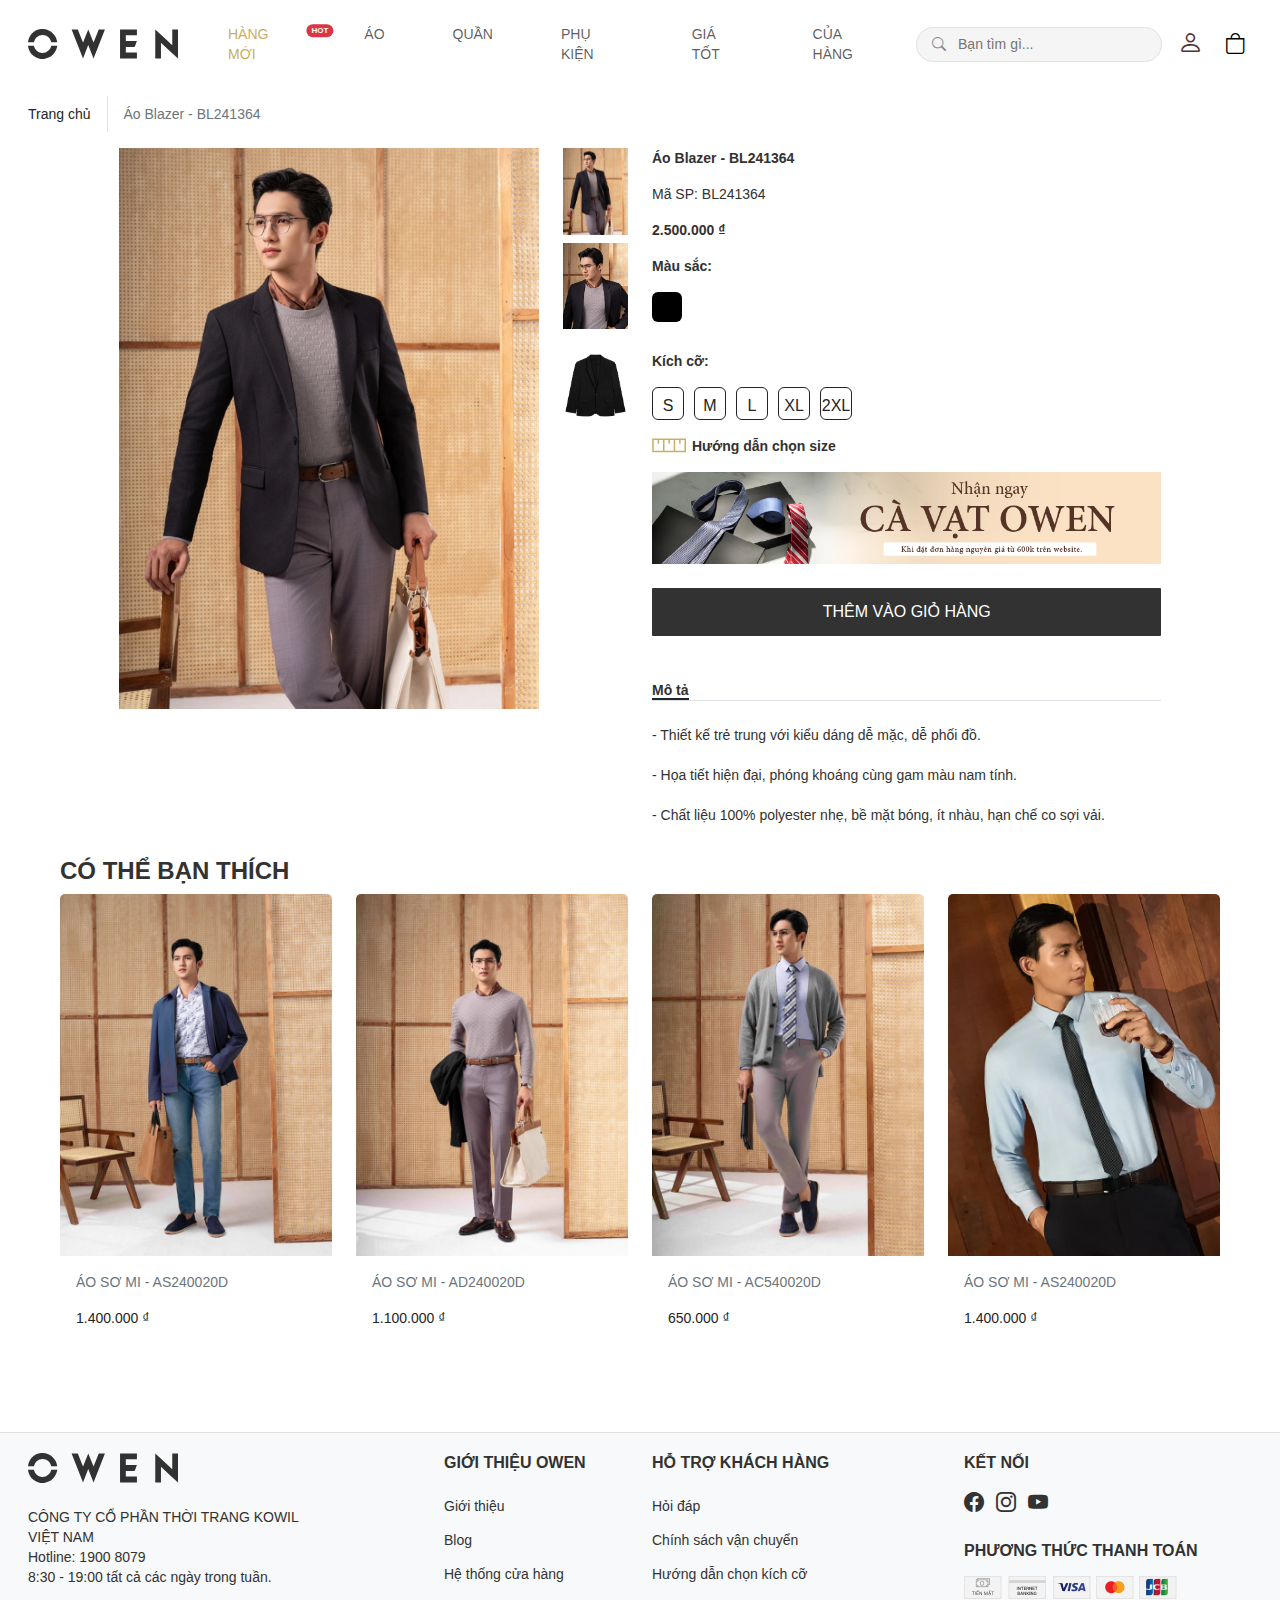
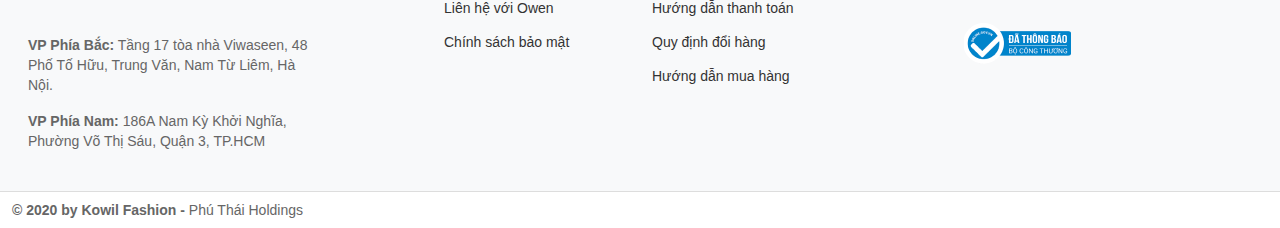
<file: ao_so_mi.html>
<!DOCTYPE html>
<html lang="en">

<head>
  <meta charset="UTF-8">
  <meta name="viewport" content="width=device-width, initial-scale=1.0">
  <link href="https://cdn.jsdelivr.net/npm/bootstrap@5.3.3/dist/css/bootstrap.min.css" rel="stylesheet"
    integrity="sha384-QWTKZyjpPEjISv5WaRU9OFeRpok6YctnYmDr5pNlyT2bRjXh0JMhjY6hW+ALEwIH" crossorigin="anonymous">
  <script src="https://cdn.jsdelivr.net/npm/bootstrap@5.3.3/dist/js/bootstrap.bundle.min.js"
    integrity="sha384-YvpcrYf0tY3lHB60NNkmXc5s9fDVZLESaAA55NDzOxhy9GkcIdslK1eN7N6jIeHz"
    crossorigin="anonymous"></script>
  <link rel="stylesheet" href="https://cdn.jsdelivr.net/npm/bootstrap-icons@1.11.3/font/bootstrap-icons.min.css">
  <link rel="stylesheet" href="assets/products.css">
  <link rel="stylesheet" href="assets/style.css">
  <link rel="icon" href="img-th6/logo_owen_file_icon.webp">
  <title>Michael Owen - Siêu tiền đạo người anh</title>
</head>

<body>
  <header class="header">
    <nav class="navbar navbar-expand-lg p-3 fixed-top bg-white">
      <div class="container-fluid">
        <div class="mobile-narbar d-none">
          <button class="navbar-toggler" type="button" data-bs-toggle="offcanvas" data-bs-target="#offcanvasExample"
            aria-controls="offcanvasExample">
            <span class="navbar-toggler-icon"></span>
          </button>
          <div class="offcanvas offcanvas-start" tabindex="-1" id="offcanvasExample"
            aria-labelledby="offcanvasExampleLabel">
            <div class="offcanvas-body">
              <!-- Nav tabs -->
              <ul class="nav nav-tabs mb-3" id="myTab" role="tablist">
                <li class="nav-item" role="presentation">
                  <button class="nav-link active" id="menu-tab" data-bs-toggle="tab" data-bs-target="#menu"
                    type="button" role="tab" aria-controls="menu" aria-selected="true">Menu</button>
                </li>
                <li class="nav-item" role="presentation">
                  <button class="nav-link" id="user-tab" data-bs-toggle="tab" data-bs-target="#user" type="button"
                    role="tab" aria-controls="user" aria-selected="false">Tài khoản</button>
                </li>
              </ul>

              <!-- Tab panes -->
              <div class="tab-content">
                <div class="tab-pane active" id="menu" role="tabpanel" aria-labelledby="menu-tab" tabindex="0">
                  <ul class="list-group">
                    <li class="list-group-item border-0 border-bottom">
                      <a href="index.html">HÀNG MỚI</a>
                    </li>
                    <li class="list-group-item border-0 border-bottom">
                      <a href="">GIÁ TỐT</a>
                      <!-- <div class="dropdown">
                        <button type="button" data-bs-toggle="dropdown" class="btn dropdown-toggle">
                        </button> -->
                      <!-- Menu dropdown -->
                      <!-- <ul class="dropdown-menu">
                          <li><a class="dropdown-item" href="#">Action</a></li>
                          <li><a class="dropdown-item" href="#">Another action</a></li>
                          <li><a class="dropdown-item" href="#">Something else here</a></li>
                        </ul>
                      </div> -->
                    </li>
                    <li class="list-group-item border-0 border-bottom"><a href="ao.html">ÁO</a></li>
                    <li class="list-group-item border-0 border-bottom"><a href="">QUẦN</a></li>
                    <li class="list-group-item border-0 border-bottom"><a href="">PHỤ KIỆN</a></li>
                    <li class="list-group-item border-0 border-bottom"><a href="">CỬA HÀNG</a></li>
                  </ul>
                </div>
                <div class="tab-pane" id="user" role="tabpanel" aria-labelledby="user-tab" tabindex="0">
                  <ul class="list-group">
                    <li class="list-group-item border-0 border-bottom"><a href="dangnhap.html">Đăng nhập</a></li>
                    <li class="list-group-item border-0 border-bottom"><a href="dangki.html">Tạo tài khoản</a></li>
                  </ul>
                </div>
              </div>
            </div>
          </div>
        </div>
        <a class="navbar-brand" href="index.html">
          <img src="img-th6/logo.svg" alt="Bootstrap" />
        </a>
        <div class="collapse navbar-collapse" id="navbarNavAltMarkup">
          <ul class="navbar-nav me-auto mb-2 mb-lg-0 m-auto">
            <li class="nav-item px-3">
              <a class="nav-link active" aria-current="page" href="index.html">HÀNG MỚI</a>
              <span class="position-absolute translate-middle badge rounded-pill bg-danger"
                style="top: 35%; left: 25%; font-size: 8px;">
                HOT</span>
            </li>
            <li class="nav-item menu px-3">
              <a class="nav-link" href="ao.html">ÁO</a>
              <ul class="dropdown-menu" aria-labelledby="navbarDropdown">
                <div class="row">
                  <div class="col-md-6">
                    <div class="row justify-content-end">
                      <div class="col-md-2 me-5">
                        <strong class="dropdown-header">Áo</strong>
                        <a class="dropdown-item" href="#">Áo Sơ Mi</a>
                        <a class="dropdown-item" href="#">Áo Sơ Mi Trắng</a>
                        <a class="dropdown-item" href="#">Áo Jacket</a>
                        <a class="dropdown-item" href="#">Áo Blazer</a>
                        <a class="dropdown-item" href="#">Áo Polo</a>
                        <a class="dropdown-item" href="#">Áo T-Shirt</a>
                        <a class="dropdown-item" href="#">Áo Veston</a>
                        <a class="dropdown-item" href="#">Áo Len</a>
                        <a class="dropdown-item" href="#">Bộ mặc nhà</a>
                      </div>
                      <div class="col-md-2 me-5">
                        <strong class="dropdown-header">Quần</strong>
                        <a class="dropdown-item" href="#">Quần Tây</a>
                        <a class="dropdown-item" href="#">Quần Short</a>
                        <a class="dropdown-item" href="#">Quần Khaki</a>
                        <a class="dropdown-item" href="#">Quần Jeans</a>
                        <a class="dropdown-item" href="#">Quần Jogger</a>
                      </div>
                      <div class="col-md-2 me-5">
                        <strong class="dropdown-header">Phụ Kiện</strong>
                        <a class="dropdown-item" href="#">Đồ Lót</a>
                        <a class="dropdown-item" href="#">Tất</a>
                        <a class="dropdown-item" href="#">Dây Lưng</a>
                        <a class="dropdown-item" href="#">Ví Da</a>
                        <a class="dropdown-item" href="#">Cà Vạt</a>
                      </div>
                    </div>
                  </div>
                  <div class="col-md-6 p-4">
                    <img src="img-th6/1500_x_550_o_2 (1).webp" class="img-fluid" alt="">
                  </div>
              </ul>
            </li>
            <li class="nav-item menu px-3">
              <a class="nav-link" href="#">QUẦN</a>
              <ul class="dropdown-menu" aria-labelledby="navbarDropdown">
                <div class="row">
                  <div class="col-md-6">
                    <div class="row justify-content-end">
                      <div class="col-md-2 me-5">
                        <strong class="dropdown-header">Áo</strong>
                        <a class="dropdown-item" href="#">Áo Sơ Mi</a>
                        <a class="dropdown-item" href="#">Áo Sơ Mi Trắng</a>
                        <a class="dropdown-item" href="#">Áo Jacket</a>
                        <a class="dropdown-item" href="#">Áo Blazer</a>
                        <a class="dropdown-item" href="#">Áo Polo</a>
                        <a class="dropdown-item" href="#">Áo T-Shirt</a>
                        <a class="dropdown-item" href="#">Áo Veston</a>
                        <a class="dropdown-item" href="#">Áo Len</a>
                        <a class="dropdown-item" href="#">Bộ mặc nhà</a>
                      </div>
                      <div class="col-md-2 me-5">
                        <strong class="dropdown-header">Quần</strong>
                        <a class="dropdown-item" href="#">Quần Tây</a>
                        <a class="dropdown-item" href="#">Quần Short</a>
                        <a class="dropdown-item" href="#">Quần Khaki</a>
                        <a class="dropdown-item" href="#">Quần Jeans</a>
                        <a class="dropdown-item" href="#">Quần Jogger</a>
                      </div>
                      <div class="col-md-2 me-5">
                        <strong class="dropdown-header">Phụ Kiện</strong>
                        <a class="dropdown-item" href="#">Đồ Lót</a>
                        <a class="dropdown-item" href="#">Tất</a>
                        <a class="dropdown-item" href="#">Dây Lưng</a>
                        <a class="dropdown-item" href="#">Ví Da</a>
                        <a class="dropdown-item" href="#">Cà Vạt</a>
                      </div>
                    </div>
                  </div>
                  <div class="col-md-6 p-4">
                    <img src="img-th6/qu_n_021024.webp" class="img-fluid" alt="">
                  </div>
              </ul>
            </li>
            <li class="nav-item menu px-3">
              <a class="nav-link" href="#">PHỤ KIỆN</a>
              <ul class="dropdown-menu" aria-labelledby="navbarDropdown">
                <div class="row">
                  <div class="col-md-6">
                    <div class="row justify-content-end">
                      <div class="col-md-2 me-5">
                        <strong class="dropdown-header">Áo</strong>
                        <a class="dropdown-item" href="#">Áo Sơ Mi</a>
                        <a class="dropdown-item" href="#">Áo Sơ Mi Trắng</a>
                        <a class="dropdown-item" href="#">Áo Jacket</a>
                        <a class="dropdown-item" href="#">Áo Blazer</a>
                        <a class="dropdown-item" href="#">Áo Polo</a>
                        <a class="dropdown-item" href="#">Áo T-Shirt</a>
                        <a class="dropdown-item" href="#">Áo Veston</a>
                        <a class="dropdown-item" href="#">Áo Len</a>
                        <a class="dropdown-item" href="#">Bộ mặc nhà</a>
                      </div>
                      <div class="col-md-2 me-5">
                        <strong class="dropdown-header">Quần</strong>
                        <a class="dropdown-item" href="#">Quần Tây</a>
                        <a class="dropdown-item" href="#">Quần Short</a>
                        <a class="dropdown-item" href="#">Quần Khaki</a>
                        <a class="dropdown-item" href="#">Quần Jeans</a>
                        <a class="dropdown-item" href="#">Quần Jogger</a>
                      </div>
                      <div class="col-md-2 me-5">
                        <strong class="dropdown-header">Phụ Kiện</strong>
                        <a class="dropdown-item" href="#">Đồ Lót</a>
                        <a class="dropdown-item" href="#">Tất</a>
                        <a class="dropdown-item" href="#">Dây Lưng</a>
                        <a class="dropdown-item" href="#">Ví Da</a>
                        <a class="dropdown-item" href="#">Cà Vạt</a>
                      </div>
                    </div>
                  </div>
                  <div class="col-md-6 p-4">
                    <img src="img-th6/ph_-ki_n-021024_optimized.webp" class="img-fluid" alt="">
                  </div>
              </ul>
            </li>
            <li class="nav-item menu px-3">
              <a class="nav-link" href="#">GIÁ TỐT</a>
              <ul class="dropdown-menu" tabindex="-1" aria-labelledby="navbarDropdown">
                <div class="row">
                  <div class="col-md-6">
                    <div class="row justify-content-center">
                      <div class="col-md-2 me-5">
                        <strong class="dropdown-header">Giá tốt</strong>
                        <a class="dropdown-item" href="#">Áo Sơ Mi</a>
                        <a class="dropdown-item" href="#">Polo-Tshirt</a>
                        <a class="dropdown-item" href="#">Quần Giá Tốt</a>
                        <a class="dropdown-item" href="#">Ưu Đãi Đặc Biệt</a>
                      </div>
                    </div>
                  </div>
                  <div class="col-md-6 p-4">
                    <img src="img-th6/gi_-t_t-021024_optimized.webp" class="img-fluid" alt="">
                  </div>
              </ul>
            </li>
            <li class="nav-item px-3">
              <a class="nav-link" href="#">CỦA HÀNG</a>
            </li>
          </ul>
          <div class="search-bar">
            <i class="bi bi-search"></i>
            <input type="text" placeholder="Bạn tìm gì..." />
          </div>
          <div class="account ms-3">
            <a href="dangnhap.html">
              <i class="bi bi-person"></i>
            </a>
            <div class="dropdown-account">
              <ul class="account-item list-group">
                <li class="list-group-item p-0">
                  <a href="dangnhap.html" class="p-3 w-100 d-flex">Đăng nhập</a>
                </li>
                <li class="list-group-item p-0">
                  <a href="dangki.html" class="p-3 w-100 d-flex">Tạo tài khoản</a>
                </li>
              </ul>
            </div>
          </div>
        </div>
        <div class="mobile-search d-none">
          <button class="btn" type="button" data-bs-toggle="offcanvas" data-bs-target="#offcanvasRight"
            aria-controls="offcanvasRight"><i class="bi bi-search"></i></button>
          <div class="offcanvas offcanvas-end p-3" tabindex="-1" id="offcanvasRight"
            aria-labelledby="offcanvasRightLabel">
            <div class="offcanvas-body">
              <input type="search" placeholder="Nhập từ khóa tìm kiếm" name="" id="">
              <div class="mt-4">
                <h5>TÌM KIẾM GẦN ĐÂY</h5>
              </div>
            </div>
          </div>
        </div>
        <div class="cart ms-3">
          <a href="cart.html">
              <button type="button" id="cart-btn" class="border-0 bg-transparent" data-bs-toggle="modal"
                  data-bs-target="#exampleModal">
                  <span><i class="bi bi-bag"></i></span>
              </button>
          </a>
      </div>
      </div>
    </nav>
    <!-- <nav class="navbar py-0 border-bottom px-3 bg-white">
            <div class="container-fluid">
                <p
                 class="navbar-text p-0 m-0">
                    <i class="bi bi-telephone-fill"></i>
                    Hỗ trợ khách hàng: <strong>1900 8079</strong>
                </p>
            </div>
        </nav> -->
  </header>
  <main class="content">
    <div class="container-fluid">
      <div class="pt-5 mt-5">
        <ul class="list-group list-group-flush  list-group-horizontal">
          <li class="list-group-item border-0 border-end">
            <a href="index.html" class="text-decoration-none text-dark">Trang chủ </a>
          </li>
          <li class="list-group-item border-0 text-secondary">
            Áo Blazer - BL241364
          </li>
        </ul>
      </div>
      <div class="mt-3">
        <div class="row justify-content-center">
          <div class="col-md-5 img-product">
            <div class="row">
              <div class="col-md-10">
                <img id="mainImg" src="img-th6/owen1104_copy.webp" class="img-fluid" alt="">
              </div>
              <div class="col-md-2">
                <img src="img-th6/owen1104_copy.webp" class="img-fluid img-sm" alt="" onclick="changeMainImage(this)">
                <img src="img-th6/owen1140_copy.jpg" class="img-fluid img-sm my-2" alt="" onclick="changeMainImage(this)">
                <img src="img-th6/bl241364.......jpg" class="img-fluid img-sm" alt="" onclick="changeMainImage(this)">
              </div>
            </div>
          </div>
          <div id="carouselExampleControlsNoTouching" class="img-product-mobile carousel slide" data-bs-touch="false">
            <div class="carousel-inner">
              <div class="carousel-item active">
                <img src="img-th6/owen1104_copy.webp" class="d-block w-100" alt="...">
              </div>
              <div class="carousel-item">
                <img src="img-th6/owen1140_copy.jpg" class="d-block w-100" alt="...">
              </div>
              <div class="carousel-item">
                <img src="img-th6/bl241364.......jpg" class="d-block w-100" alt="...">
              </div>
            </div>
            <button class="carousel-control-prev" type="button" data-bs-target="#carouselExampleControlsNoTouching"
              data-bs-slide="prev">
              <span class="carousel-control-prev-icon" aria-hidden="true"></span>
              <span class="visually-hidden">Previous</span>
            </button>
            <button class="carousel-control-next" type="button" data-bs-target="#carouselExampleControlsNoTouching"
              data-bs-slide="next">
              <span class="carousel-control-next-icon" aria-hidden="true"></span>
              <span class="visually-hidden">Next</span>
            </button>
          </div>
          <div class="col-md-5">
            <p><strong>Áo Blazer - BL241364</strong></p>
            <p>Mã SP:
              BL241364</p>
            <p><strong>2.500.000 ₫</strong></p>
            <p><strong class="mt-4">Màu sắc:</strong></p>
            <div class="d-inline-block bg-black mb-4" style="width: 30px; height: 30px; border-radius: 20%;"></div>
            <div class="chose-size">
              <p><strong>Kích cỡ:</strong></p>
              <div class="d-flex" role="group" aria-label="Kích cỡ sản phẩm">
                <input type="radio" class="btn-check" name="size" id="sizeS" autocomplete="off">
                <label class="btn btn-outline-dark" for="sizeS">S</label>

                <input type="radio" class="btn-check" name="size" id="sizeM" autocomplete="off">
                <label class="btn btn-outline-dark" for="sizeM">M</label>

                <input type="radio" class="btn-check" name="size" id="sizeL" autocomplete="off">
                <label class="btn btn-outline-dark" for="sizeL">L</label>

                <input type="radio" class="btn-check" name="size" id="sizeXL" autocomplete="off">
                <label class="btn btn-outline-dark" for="sizeXL">XL</label>

                <input type="radio" class="btn-check" name="size" id="size2XL" autocomplete="off">
                <label class="btn btn-outline-dark" for="size2XL"><span>2XL</span></label>
              </div>
            </div>
            <div class="size-guide my-3">
              <a href="" style="background-image: url(img-th6/ruller.svg);" data-bs-toggle="modal"
                data-bs-target="#staticBackdrop"><span>Hướng
                  dẫn chọn size</span></a>
              <!-- Button trigger modal -->
              <!-- Modal -->
              <div class="modal modal-lg fade" id="staticBackdrop" data-bs-backdrop="static" data-bs-keyboard="false"
                tabindex="-1" aria-labelledby="staticBackdropLabel" aria-hidden="true">
                <div class="modal-dialog modal-dialog-scrollable">
                  <div class="modal-content">
                    <div class="modal-header">
                      <h1 class="modal-title fs-5 m-auto" id="staticBackdropLabel">Hướng dẫn chọn size
                      </h1>
                      <button type="button" class="btn-close position-absolute" data-bs-dismiss="modal"
                        aria-label="Close"></button>
                    </div>
                    <div class="modal-body">
                      <img src="img-th6/b_ng_size_owen_2_1_.webp" class="img-fluid" alt="">
                    </div>
                  </div>
                </div>
              </div>
            </div>
            <div class="banner">
              <img src="img-th6/Artboard_23_1.webp" class="img-fluid" alt="">
            </div>
            
            <div class="product-btn">
              <a href="#" class="d-grid gap-2 my-4 text-decoration-none">
                <button class="btn " type="button" onclick="addToCart(1, 'Áo Blazer - BL241364', 2500000 , 'img-th6/owen1104_copy.webp')">THÊM VÀO GIỎ HÀNG</button>
              </a>
            </div>
            <br>
            <strong class="border-bottom border-2 border-dark">Mô tả</strong>
            <p class="pt-4 border-top">
              <span class="">
                - Thiết kế trẻ trung với kiểu dáng dễ mặc, dễ phối đồ.
                <br>
                <br>
                - Họa tiết hiện đại, phóng khoáng cùng gam màu nam tính.
                <br>
                <br>
                - Chất liệu 100% polyester nhẹ, bề mặt bóng, ít nhàu, hạn chế co sợi vải.
              </span>
            </p>
          </div>
        </div>
      </div>
      <div class="mt-3 recommend">
        <h4><strong>CÓ THỂ BẠN THÍCH</strong></h4>
        <div class="row">
          <div class="col-lg-3 col-6 mb-4">
            <div class="card border-0" style="width: 100%">
              <a href="ao_so_mi.html">
                <img src="img-th6/2_133.webp" class="card-img-top" alt="ÁO SƠ MI - AS240020D" />
              </a>
              <div class="card-body">
                <a href="ao_so_mi.html" class="btn btn-secondary mb-2">MUA NGAY</a>
                <p class="card-text text-secondary">ÁO SƠ MI - AS240020D</p>
                <span>1.400.000 ₫</span>
              </div>
            </div>
          </div>
          <div class="col-lg-3 col-6 mb-4">
            <div class="card border-0" style="width: 100%">
              <a href="ao_so_mi.html">
                <img src="img-th6/35_4_1.webp" class="card-img-top" alt="ÁO SƠ MI - AD240020D" />
              </a>
              <div class="card-body">
                <a href="ao_so_mi.html" class="btn btn-secondary">MUA NGAY</a>
                <p class="card-text text-secondary">ÁO SƠ MI - AD240020D</p>
                <span>1.100.000 ₫</span>
              </div>
            </div>
          </div>
          <div class="col-lg-3 col-6 mb-4">
            <div class="card border-0" style="width: 100%">
              <a href="ao_so_mi.html">
                <img src="img-th6/z5868979586413_ce50f72726c2b3ad138d45988bf7cf10_1.webp" class="card-img-top"
                  alt="ÁO SƠ MI - AC540020D" />
              </a>
              <div class="card-body">
                <a href="ao_so_mi.html" class="btn btn-secondary">MUA NGAY</a>
                <p class="card-text text-secondary">ÁO SƠ MI - AC540020D</p>
                <span>650.000 ₫</span>
              </div>
            </div>
          </div>
          <div class="col-lg-3 col-6 mb-4">
            <div class="card border-0" style="width: 100%">
              <a href="ao_so_mi.html">
                <img src="img-th6/as240011d_jpg.webp" class="card-img-top" alt="ÁO SƠ MI - AS240020D" />
              </a>
              <div class="card-body">
                <a href="ao_so_mi.html" class="btn btn-secondary">MUA NGAY</a>
                <p class="card-text text-secondary">ÁO SƠ MI - AS240020D</p>
                <span>1.400.000 ₫</span>
              </div>
            </div>
          </div>
        </div>
      </div>
    </div>
  </main>
  <footer class="footer pt-3 mt-5">
    <div class="container-fluid">
      <div class="row">
        <div class="col-md-4 mb-4">
          <div class="w-75">
            <img src="img-th6/logo-footer.svg" class="img-fluid pb-4" alt="">
            <div class="hotline p-0 pb-5">
              <p>CÔNG TY CỔ PHẦN THỜI TRANG KOWIL VIỆT NAM</p>
              <p>Hotline: 1900 8079</p>
              <p>8:30 - 19:00 tất cả các ngày trong tuần.</p>
            </div>
            <p><strong>VP Phía Bắc:</strong> Tầng 17 tòa nhà Viwaseen, 48 Phố Tố Hữu, Trung Văn, Nam Từ Liêm, Hà Nội.
            </p>
            <p><strong>VP Phía Nam:</strong> 186A Nam Kỳ Khởi Nghĩa, Phường Võ Thị Sáu, Quận 3, TP.HCM</p>
          </div>
        </div>

        <div class="col-md-2 mb-4">
          <h5>GIỚI THIỆU OWEN</h5>
          <ul class="list-unstyled">
            <li><a href="#">Giới thiệu</a></li>
            <li><a href="#">Blog</a></li>
            <li><a href="#">Hệ thống cửa hàng</a></li>
            <li><a href="#">Liên hệ với Owen</a></li>
            <li><a href="#">Chính sách bảo mật</a></li>
          </ul>
        </div>
        <div class="col-md-3 mb-4">
          <h5>HỖ TRỢ KHÁCH HÀNG</h5>
          <ul class="list-unstyled">
            <li><a href="#">Hỏi đáp</a></li>
            <li><a href="#">Chính sách vận chuyển</a></li>
            <li><a href="#">Hướng dẫn chọn kích cỡ</a></li>
            <li><a href="#">Hướng dẫn thanh toán</a></li>
            <li><a href="#">Quy định đổi hàng</a></li>
            <li><a href="#">Hướng dẫn mua hàng</a></li>
          </ul>
        </div>

        <div class="col-md-3 mb-4">
          <h5>KẾT NỐI</h5>
          <a href="#" class="me-2"><i class="bi bi-facebook"></i></a>
          <a href="#" class="me-2"><i class="bi bi-instagram"></i></a>
          <a href="#"><i class="bi bi-youtube"></i></a>

          <h5 class="mt-4">PHƯƠNG THỨC THANH TOÁN</h5>
          <img src="img-th6/pay.webp" alt="Visa" class="img-fluid" />
          <div class="mt-4">
            <img src="img-th6/vertify.webp" class="img-fluid" alt="">
          </div>
        </div>
      </div>

      <div class="footer-bottom py-2">
        <div class="text-start">
          <p class="mb-0"> <strong>© 2020 by Kowil Fashion -</strong> Phú Thái Holdings</p>
        </div>
      </div>
    </div>
  </footer>
  <script src="assets/products.js"></script>
  <script src="assets/index.js"></script>
</body>

</html>
</file>
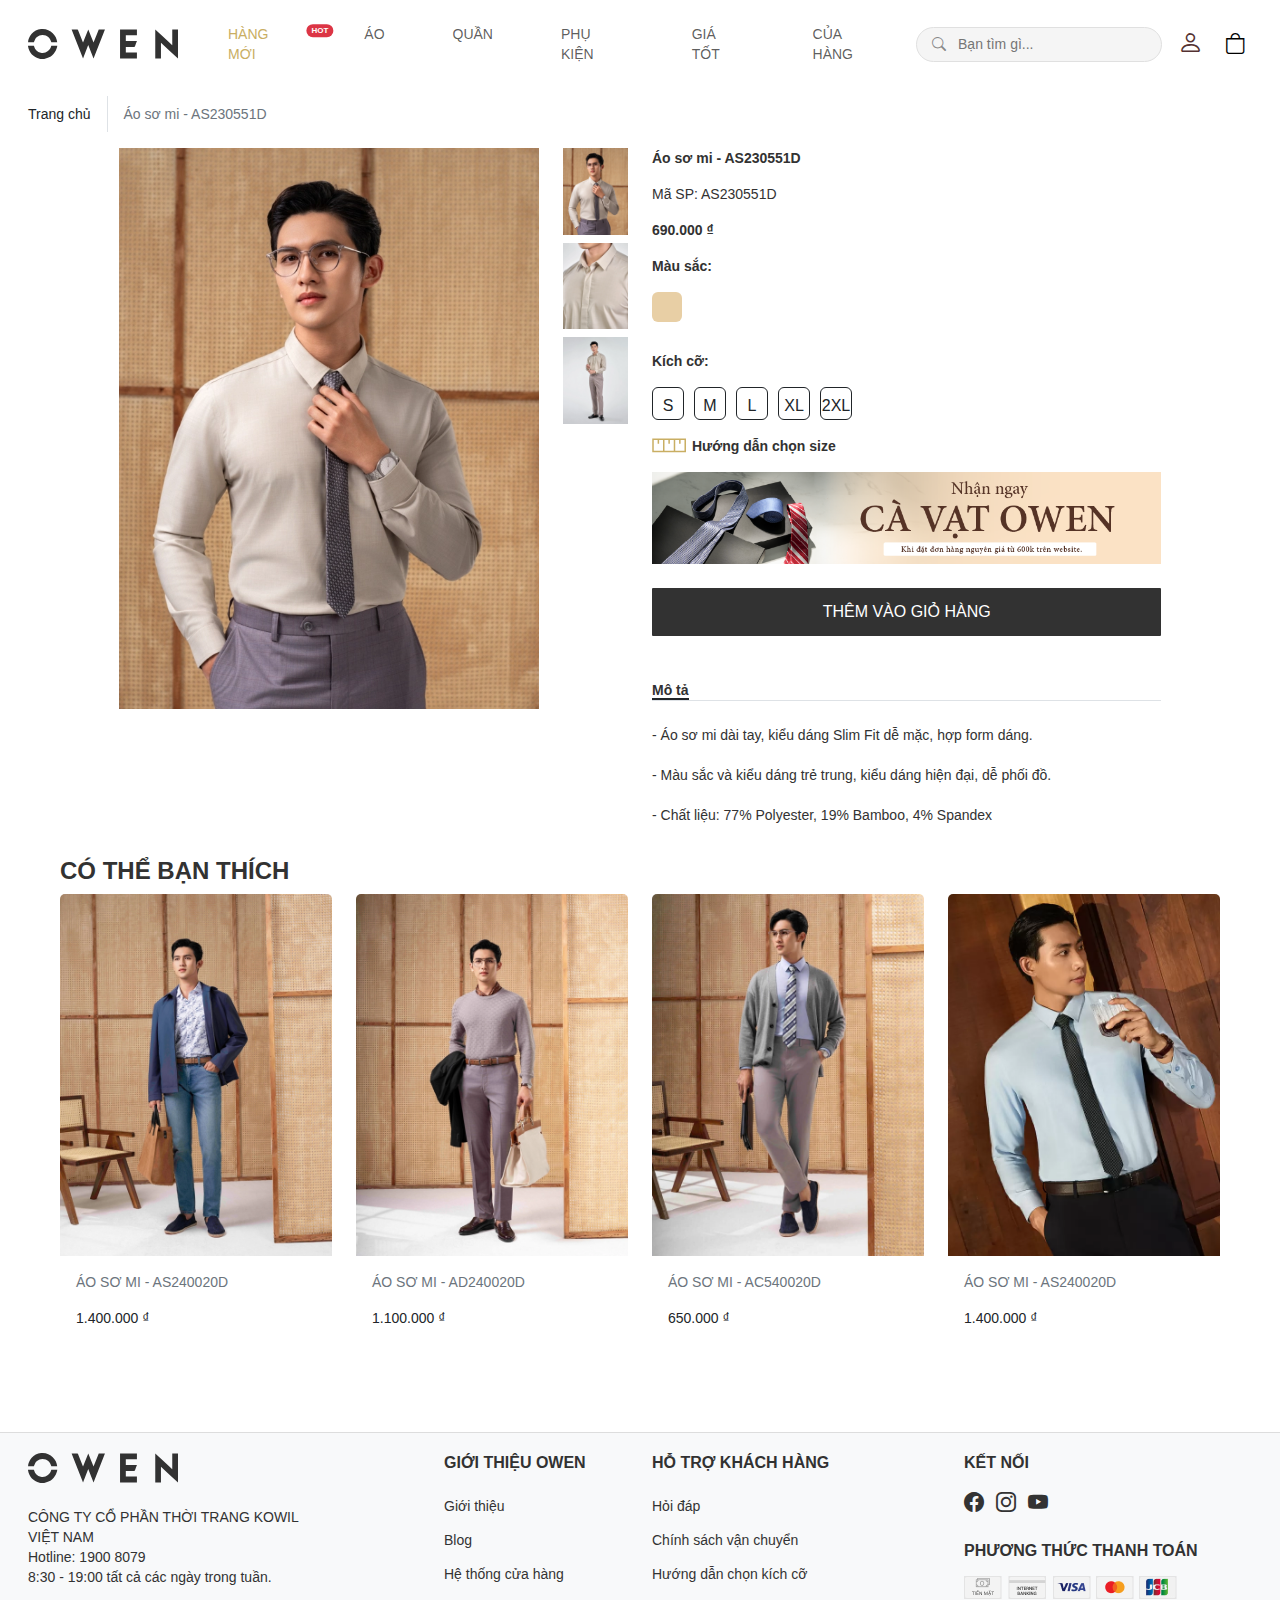
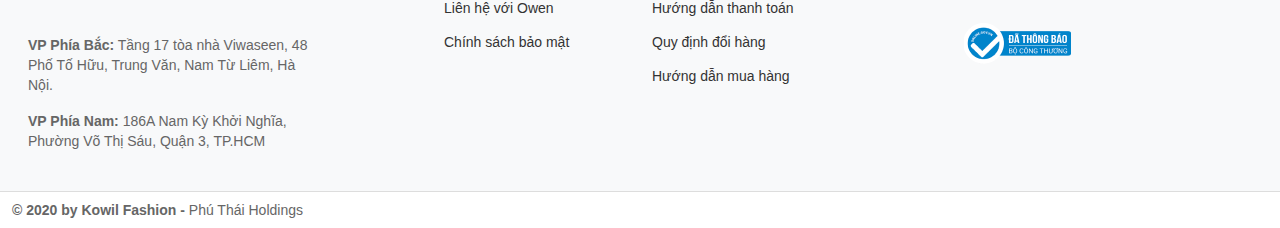
<file: ao_so_mi_2.html>
<!DOCTYPE html>
<html lang="en">

<head>
  <meta charset="UTF-8">
  <meta name="viewport" content="width=device-width, initial-scale=1.0">
  <link href="https://cdn.jsdelivr.net/npm/bootstrap@5.3.3/dist/css/bootstrap.min.css" rel="stylesheet"
    integrity="sha384-QWTKZyjpPEjISv5WaRU9OFeRpok6YctnYmDr5pNlyT2bRjXh0JMhjY6hW+ALEwIH" crossorigin="anonymous">
  <script src="https://cdn.jsdelivr.net/npm/bootstrap@5.3.3/dist/js/bootstrap.bundle.min.js"
    integrity="sha384-YvpcrYf0tY3lHB60NNkmXc5s9fDVZLESaAA55NDzOxhy9GkcIdslK1eN7N6jIeHz"
    crossorigin="anonymous"></script>
  <link rel="stylesheet" href="https://cdn.jsdelivr.net/npm/bootstrap-icons@1.11.3/font/bootstrap-icons.min.css">
  <link rel="stylesheet" href="assets/products.css">
  <link rel="stylesheet" href="assets/style.css">
  <link rel="icon" href="img-th6/logo_owen_file_icon.webp">
  <title>Michael Owen - Siêu tiền đạo người anh</title>
</head>

<body>
  <header class="header">
    <nav class="navbar navbar-expand-lg p-3 fixed-top bg-white">
      <div class="container-fluid">
        <div class="mobile-narbar d-none">
          <button class="navbar-toggler" type="button" data-bs-toggle="offcanvas" data-bs-target="#offcanvasExample"
            aria-controls="offcanvasExample">
            <span class="navbar-toggler-icon"></span>
          </button>
          <div class="offcanvas offcanvas-start" tabindex="-1" id="offcanvasExample"
            aria-labelledby="offcanvasExampleLabel">
            <div class="offcanvas-body">
              <!-- Nav tabs -->
              <ul class="nav nav-tabs mb-3" id="myTab" role="tablist">
                <li class="nav-item" role="presentation">
                  <button class="nav-link active" id="menu-tab" data-bs-toggle="tab" data-bs-target="#menu"
                    type="button" role="tab" aria-controls="menu" aria-selected="true">Menu</button>
                </li>
                <li class="nav-item" role="presentation">
                  <button class="nav-link" id="user-tab" data-bs-toggle="tab" data-bs-target="#user" type="button"
                    role="tab" aria-controls="user" aria-selected="false">Tài khoản</button>
                </li>
              </ul>

              <!-- Tab panes -->
              <div class="tab-content">
                <div class="tab-pane active" id="menu" role="tabpanel" aria-labelledby="menu-tab" tabindex="0">
                  <ul class="list-group">
                    <li class="list-group-item border-0 border-bottom">
                      <a href="index.html">HÀNG MỚI</a>
                    </li>
                    <li class="list-group-item border-0 border-bottom">
                      <a href="">GIÁ TỐT</a>
                      <!-- <div class="dropdown">
                        <button type="button" data-bs-toggle="dropdown" class="btn dropdown-toggle">
                        </button> -->
                      <!-- Menu dropdown -->
                      <!-- <ul class="dropdown-menu">
                          <li><a class="dropdown-item" href="#">Action</a></li>
                          <li><a class="dropdown-item" href="#">Another action</a></li>
                          <li><a class="dropdown-item" href="#">Something else here</a></li>
                        </ul>
                      </div> -->
                    </li>
                    <li class="list-group-item border-0 border-bottom"><a href="ao.html">ÁO</a></li>
                    <li class="list-group-item border-0 border-bottom"><a href="">QUẦN</a></li>
                    <li class="list-group-item border-0 border-bottom"><a href="">PHỤ KIỆN</a></li>
                    <li class="list-group-item border-0 border-bottom"><a href="">CỬA HÀNG</a></li>
                  </ul>
                </div>
                <div class="tab-pane" id="user" role="tabpanel" aria-labelledby="user-tab" tabindex="0">
                  <ul class="list-group">
                    <li class="list-group-item border-0 border-bottom"><a href="dangnhap.html">Đăng nhập</a></li>
                    <li class="list-group-item border-0 border-bottom"><a href="dangki.html">Tạo tài khoản</a></li>
                  </ul>
                </div>
              </div>
            </div>
          </div>
        </div>
        <a class="navbar-brand" href="index.html">
          <img src="img-th6/logo.svg" alt="Bootstrap" />
        </a>
        <div class="collapse navbar-collapse" id="navbarNavAltMarkup">
          <ul class="navbar-nav me-auto mb-2 mb-lg-0 m-auto">
            <li class="nav-item px-3">
              <a class="nav-link active" aria-current="page" href="index.html">HÀNG MỚI</a>
              <span class="position-absolute translate-middle badge rounded-pill bg-danger"
                style="top: 35%; left: 25%; font-size: 8px;">
                HOT</span>
            </li>
            <li class="nav-item menu px-3">
              <a class="nav-link" href="ao.html">ÁO</a>
              <ul class="dropdown-menu" aria-labelledby="navbarDropdown">
                <div class="row">
                  <div class="col-md-6">
                    <div class="row justify-content-end">
                      <div class="col-md-2 me-5">
                        <strong class="dropdown-header">Áo</strong>
                        <a class="dropdown-item" href="#">Áo Sơ Mi</a>
                        <a class="dropdown-item" href="#">Áo Sơ Mi Trắng</a>
                        <a class="dropdown-item" href="#">Áo Jacket</a>
                        <a class="dropdown-item" href="#">Áo Blazer</a>
                        <a class="dropdown-item" href="#">Áo Polo</a>
                        <a class="dropdown-item" href="#">Áo T-Shirt</a>
                        <a class="dropdown-item" href="#">Áo Veston</a>
                        <a class="dropdown-item" href="#">Áo Len</a>
                        <a class="dropdown-item" href="#">Bộ mặc nhà</a>
                      </div>
                      <div class="col-md-2 me-5">
                        <strong class="dropdown-header">Quần</strong>
                        <a class="dropdown-item" href="#">Quần Tây</a>
                        <a class="dropdown-item" href="#">Quần Short</a>
                        <a class="dropdown-item" href="#">Quần Khaki</a>
                        <a class="dropdown-item" href="#">Quần Jeans</a>
                        <a class="dropdown-item" href="#">Quần Jogger</a>
                      </div>
                      <div class="col-md-2 me-5">
                        <strong class="dropdown-header">Phụ Kiện</strong>
                        <a class="dropdown-item" href="#">Đồ Lót</a>
                        <a class="dropdown-item" href="#">Tất</a>
                        <a class="dropdown-item" href="#">Dây Lưng</a>
                        <a class="dropdown-item" href="#">Ví Da</a>
                        <a class="dropdown-item" href="#">Cà Vạt</a>
                      </div>
                    </div>
                  </div>
                  <div class="col-md-6 p-4">
                    <img src="img-th6/1500_x_550_o_2 (1).webp" class="img-fluid" alt="">
                  </div>
              </ul>
            </li>
            <li class="nav-item menu px-3">
              <a class="nav-link" href="#">QUẦN</a>
              <ul class="dropdown-menu" aria-labelledby="navbarDropdown">
                <div class="row">
                  <div class="col-md-6">
                    <div class="row justify-content-end">
                      <div class="col-md-2 me-5">
                        <strong class="dropdown-header">Áo</strong>
                        <a class="dropdown-item" href="#">Áo Sơ Mi</a>
                        <a class="dropdown-item" href="#">Áo Sơ Mi Trắng</a>
                        <a class="dropdown-item" href="#">Áo Jacket</a>
                        <a class="dropdown-item" href="#">Áo Blazer</a>
                        <a class="dropdown-item" href="#">Áo Polo</a>
                        <a class="dropdown-item" href="#">Áo T-Shirt</a>
                        <a class="dropdown-item" href="#">Áo Veston</a>
                        <a class="dropdown-item" href="#">Áo Len</a>
                        <a class="dropdown-item" href="#">Bộ mặc nhà</a>
                      </div>
                      <div class="col-md-2 me-5">
                        <strong class="dropdown-header">Quần</strong>
                        <a class="dropdown-item" href="#">Quần Tây</a>
                        <a class="dropdown-item" href="#">Quần Short</a>
                        <a class="dropdown-item" href="#">Quần Khaki</a>
                        <a class="dropdown-item" href="#">Quần Jeans</a>
                        <a class="dropdown-item" href="#">Quần Jogger</a>
                      </div>
                      <div class="col-md-2 me-5">
                        <strong class="dropdown-header">Phụ Kiện</strong>
                        <a class="dropdown-item" href="#">Đồ Lót</a>
                        <a class="dropdown-item" href="#">Tất</a>
                        <a class="dropdown-item" href="#">Dây Lưng</a>
                        <a class="dropdown-item" href="#">Ví Da</a>
                        <a class="dropdown-item" href="#">Cà Vạt</a>
                      </div>
                    </div>
                  </div>
                  <div class="col-md-6 p-4">
                    <img src="img-th6/qu_n_021024.webp" class="img-fluid" alt="">
                  </div>
              </ul>
            </li>
            <li class="nav-item menu px-3">
              <a class="nav-link" href="#">PHỤ KIỆN</a>
              <ul class="dropdown-menu" aria-labelledby="navbarDropdown">
                <div class="row">
                  <div class="col-md-6">
                    <div class="row justify-content-end">
                      <div class="col-md-2 me-5">
                        <strong class="dropdown-header">Áo</strong>
                        <a class="dropdown-item" href="#">Áo Sơ Mi</a>
                        <a class="dropdown-item" href="#">Áo Sơ Mi Trắng</a>
                        <a class="dropdown-item" href="#">Áo Jacket</a>
                        <a class="dropdown-item" href="#">Áo Blazer</a>
                        <a class="dropdown-item" href="#">Áo Polo</a>
                        <a class="dropdown-item" href="#">Áo T-Shirt</a>
                        <a class="dropdown-item" href="#">Áo Veston</a>
                        <a class="dropdown-item" href="#">Áo Len</a>
                        <a class="dropdown-item" href="#">Bộ mặc nhà</a>
                      </div>
                      <div class="col-md-2 me-5">
                        <strong class="dropdown-header">Quần</strong>
                        <a class="dropdown-item" href="#">Quần Tây</a>
                        <a class="dropdown-item" href="#">Quần Short</a>
                        <a class="dropdown-item" href="#">Quần Khaki</a>
                        <a class="dropdown-item" href="#">Quần Jeans</a>
                        <a class="dropdown-item" href="#">Quần Jogger</a>
                      </div>
                      <div class="col-md-2 me-5">
                        <strong class="dropdown-header">Phụ Kiện</strong>
                        <a class="dropdown-item" href="#">Đồ Lót</a>
                        <a class="dropdown-item" href="#">Tất</a>
                        <a class="dropdown-item" href="#">Dây Lưng</a>
                        <a class="dropdown-item" href="#">Ví Da</a>
                        <a class="dropdown-item" href="#">Cà Vạt</a>
                      </div>
                    </div>
                  </div>
                  <div class="col-md-6 p-4">
                    <img src="img-th6/ph_-ki_n-021024_optimized.webp" class="img-fluid" alt="">
                  </div>
              </ul>
            </li>
            <li class="nav-item menu px-3">
              <a class="nav-link" href="#">GIÁ TỐT</a>
              <ul class="dropdown-menu" tabindex="-1" aria-labelledby="navbarDropdown">
                <div class="row">
                  <div class="col-md-6">
                    <div class="row justify-content-center">
                      <div class="col-md-2 me-5">
                        <strong class="dropdown-header">Giá tốt</strong>
                        <a class="dropdown-item" href="#">Áo Sơ Mi</a>
                        <a class="dropdown-item" href="#">Polo-Tshirt</a>
                        <a class="dropdown-item" href="#">Quần Giá Tốt</a>
                        <a class="dropdown-item" href="#">Ưu Đãi Đặc Biệt</a>
                      </div>
                    </div>
                  </div>
                  <div class="col-md-6 p-4">
                    <img src="img-th6/gi_-t_t-021024_optimized.webp" class="img-fluid" alt="">
                  </div>
              </ul>
            </li>
            <li class="nav-item px-3">
              <a class="nav-link" href="#">CỦA HÀNG</a>
            </li>
          </ul>
          <div class="search-bar">
            <i class="bi bi-search"></i>
            <input type="text" placeholder="Bạn tìm gì..." />
          </div>
          <div class="account ms-3">
            <a href="dangnhap.html">
              <i class="bi bi-person"></i>
            </a>
            <div class="dropdown-account">
              <ul class="account-item list-group">
                <li class="list-group-item p-0">
                  <a href="dangnhap.html" class="p-3 w-100 d-flex">Đăng nhập</a>
                </li>
                <li class="list-group-item p-0">
                  <a href="dangki.html" class="p-3 w-100 d-flex">Tạo tài khoản</a>
                </li>
              </ul>
            </div>
          </div>
        </div>
        <div class="mobile-search d-none">
          <button class="btn" type="button" data-bs-toggle="offcanvas" data-bs-target="#offcanvasRight"
            aria-controls="offcanvasRight"><i class="bi bi-search"></i></button>
          <div class="offcanvas offcanvas-end p-3" tabindex="-1" id="offcanvasRight"
            aria-labelledby="offcanvasRightLabel">
            <div class="offcanvas-body">
              <input type="search" placeholder="Nhập từ khóa tìm kiếm" name="" id="">
              <div class="mt-4">
                <h5>TÌM KIẾM GẦN ĐÂY</h5>
              </div>
            </div>
          </div>
        </div>
        <div class="cart ms-3">
            <a href="cart.html">
                <button type="button" id="cart-btn" class="border-0 bg-transparent" data-bs-toggle="modal"
                    data-bs-target="#exampleModal">
                    <span><i class="bi bi-bag"></i></span>
                </button>
            </a>
        </div>
      </div>
    </nav>
    <!-- <nav class="navbar py-0 border-bottom px-3 bg-white">
            <div class="container-fluid">
                <p
                 class="navbar-text p-0 m-0">
                    <i class="bi bi-telephone-fill"></i>
                    Hỗ trợ khách hàng: <strong>1900 8079</strong>
                </p>
            </div>
        </nav> -->
  </header>
  <main class="content">
    <div class="container-fluid">
      <div class="pt-5 mt-5">
        <ul class="list-group list-group-flush  list-group-horizontal">
          <li class="list-group-item border-0 border-end">
            <a href="index.html" class="text-decoration-none text-dark">Trang chủ </a>
          </li>
          <li class="list-group-item border-0 text-secondary">
            Áo sơ mi - AS230551D
          </li>
        </ul>
      </div>
      <div class="mt-3">
        <div class="row justify-content-center">
          <div class="col-md-5 img-product">
            <div class="row">
              <div class="col-md-10">
                <img id="mainImg" src="img-th6/as230551d..webp" class="img-fluid" alt="">
              </div>
              <div class="col-md-2">
                <img src="img-th6/as230551d..webp" class="img-fluid img-sm" alt="" onclick="changeMainImage(this)">
                <img src="img-th6/as230551d._91.webp" class="img-fluid img-sm my-2" alt="" onclick="changeMainImage(this)">
                <img src="img-th6/as230551d._74.webp" class="img-fluid img-sm" alt="" onclick="changeMainImage(this)">
              </div>
            </div>
          </div>
          <div id="carouselExampleControlsNoTouching" class="img-product-mobile carousel slide" data-bs-touch="false">
            <div class="carousel-inner">
              <div class="carousel-item active">
                <img src="img-th6/as230551d..webp" class="d-block w-100" alt="...">
              </div>
              <div class="carousel-item">
                <img src="img-th6/as230551d._91.webp" class="d-block w-100" alt="...">
              </div>
              <div class="carousel-item">
                <img src="img-th6/as230551d._74.webp" class="d-block w-100" alt="...">
              </div>
            </div>
            <button class="carousel-control-prev" type="button" data-bs-target="#carouselExampleControlsNoTouching"
              data-bs-slide="prev">
              <span class="carousel-control-prev-icon" aria-hidden="true"></span>
              <span class="visually-hidden">Previous</span>
            </button>
            <button class="carousel-control-next" type="button" data-bs-target="#carouselExampleControlsNoTouching"
              data-bs-slide="next">
              <span class="carousel-control-next-icon" aria-hidden="true"></span>
              <span class="visually-hidden">Next</span>
            </button>
          </div>
          <div class="col-md-5">
            <p><strong>Áo sơ mi - AS230551D</strong></p>
            <p>Mã SP:
                AS230551D</p>
            <p><strong>690.000 ₫</strong></p>
            <p><strong class="mt-4">Màu sắc:</strong></p>
            <div class="d-inline-block mb-4" style="width: 30px; height: 30px; border-radius: 20%; background: #e8cfa5;"></div>
            <div class="chose-size">
              <p><strong>Kích cỡ:</strong></p>
              <div class="d-flex" role="group" aria-label="Kích cỡ sản phẩm">
                <input type="radio" class="btn-check" name="size" id="sizeS" autocomplete="off">
                <label class="btn btn-outline-dark" for="sizeS">S</label>

                <input type="radio" class="btn-check" name="size" id="sizeM" autocomplete="off">
                <label class="btn btn-outline-dark" for="sizeM">M</label>

                <input type="radio" class="btn-check" name="size" id="sizeL" autocomplete="off">
                <label class="btn btn-outline-dark" for="sizeL">L</label>

                <input type="radio" class="btn-check" name="size" id="sizeXL" autocomplete="off">
                <label class="btn btn-outline-dark" for="sizeXL">XL</label>

                <input type="radio" class="btn-check" name="size" id="size2XL" autocomplete="off">
                <label class="btn btn-outline-dark" for="size2XL"><span>2XL</span></label>
              </div>
            </div>
            <div class="size-guide my-3">
              <a href="" style="background-image: url(img-th6/ruller.svg);" data-bs-toggle="modal"
                data-bs-target="#staticBackdrop"><span>Hướng
                  dẫn chọn size</span></a>
              <!-- Button trigger modal -->
              <!-- Modal -->
              <div class="modal modal-lg fade" id="staticBackdrop" data-bs-backdrop="static" data-bs-keyboard="false"
                tabindex="-1" aria-labelledby="staticBackdropLabel" aria-hidden="true">
                <div class="modal-dialog modal-dialog-scrollable">
                  <div class="modal-content">
                    <div class="modal-header">
                      <h1 class="modal-title fs-5 m-auto" id="staticBackdropLabel">Hướng dẫn chọn size
                      </h1>
                      <button type="button" class="btn-close position-absolute" data-bs-dismiss="modal"
                        aria-label="Close"></button>
                    </div>
                    <div class="modal-body">
                      <img src="img-th6/b_ng_size_owen_2_1_.webp" class="img-fluid" alt="">
                    </div>
                  </div>
                </div>
              </div>
            </div>
            <div class="banner">
              <img src="img-th6/Artboard_23_1.webp" class="img-fluid" alt="">
            </div>
            
            <div class="product-btn">
              <a href="#" class="d-grid gap-2 my-4 text-decoration-none">
                <button class="btn " type="button" onclick="addToCart(2, 'Áo sơ mi - AS230551D', 690000 , 'img-th6/as230551d..webp')">THÊM VÀO GIỎ HÀNG</button>
              </a>
            </div>
            <br>
            <strong class="border-bottom border-2 border-dark">Mô tả</strong>
            <p class="pt-4 border-top">
              <span class="">
                - Áo sơ mi dài tay, kiểu dáng Slim Fit dễ mặc, hợp form dáng.
                <br>
                <br>
                - Màu sắc và kiểu dáng trẻ trung, kiểu dáng hiện đại, dễ phối đồ.
                <br>
                <br>
                - Chất liệu: 77% Polyester, 19% Bamboo, 4% Spandex
              </span>
            </p>
          </div>
        </div>
      </div>
      <div class="mt-3 recommend">
        <h4><strong>CÓ THỂ BẠN THÍCH</strong></h4>
        <div class="row">
          <div class="col-lg-3 col-6 mb-4">
            <div class="card border-0" style="width: 100%">
              <a href="ao_so_mi.html">
                <img src="img-th6/2_133.webp" class="card-img-top" alt="ÁO SƠ MI - AS240020D" />
              </a>
              <div class="card-body">
                <a href="ao_so_mi.html" class="btn btn-secondary mb-2">MUA NGAY</a>
                <p class="card-text text-secondary">ÁO SƠ MI - AS240020D</p>
                <span>1.400.000 ₫</span>
              </div>
            </div>
          </div>
          <div class="col-lg-3 col-6 mb-4">
            <div class="card border-0" style="width: 100%">
              <a href="ao_so_mi.html">
                <img src="img-th6/35_4_1.webp" class="card-img-top" alt="ÁO SƠ MI - AD240020D" />
              </a>
              <div class="card-body">
                <a href="ao_so_mi.html" class="btn btn-secondary">MUA NGAY</a>
                <p class="card-text text-secondary">ÁO SƠ MI - AD240020D</p>
                <span>1.100.000 ₫</span>
              </div>
            </div>
          </div>
          <div class="col-lg-3 col-6 mb-4">
            <div class="card border-0" style="width: 100%">
              <a href="ao_so_mi.html">
                <img src="img-th6/z5868979586413_ce50f72726c2b3ad138d45988bf7cf10_1.webp" class="card-img-top"
                  alt="ÁO SƠ MI - AC540020D" />
              </a>
              <div class="card-body">
                <a href="ao_so_mi.html" class="btn btn-secondary">MUA NGAY</a>
                <p class="card-text text-secondary">ÁO SƠ MI - AC540020D</p>
                <span>650.000 ₫</span>
              </div>
            </div>
          </div>
          <div class="col-lg-3 col-6 mb-4">
            <div class="card border-0" style="width: 100%">
              <a href="ao_so_mi.html">
                <img src="img-th6/as240011d_jpg.webp" class="card-img-top" alt="ÁO SƠ MI - AS240020D" />
              </a>
              <div class="card-body">
                <a href="ao_so_mi.html" class="btn btn-secondary">MUA NGAY</a>
                <p class="card-text text-secondary">ÁO SƠ MI - AS240020D</p>
                <span>1.400.000 ₫</span>
              </div>
            </div>
          </div>
        </div>
      </div>
    </div>
  </main>
  <footer class="footer pt-3 mt-5">
    <div class="container-fluid">
      <div class="row">
        <div class="col-md-4 mb-4">
          <div class="w-75">
            <img src="img-th6/logo-footer.svg" class="img-fluid pb-4" alt="">
            <div class="hotline p-0 pb-5">
              <p>CÔNG TY CỔ PHẦN THỜI TRANG KOWIL VIỆT NAM</p>
              <p>Hotline: 1900 8079</p>
              <p>8:30 - 19:00 tất cả các ngày trong tuần.</p>
            </div>
            <p><strong>VP Phía Bắc:</strong> Tầng 17 tòa nhà Viwaseen, 48 Phố Tố Hữu, Trung Văn, Nam Từ Liêm, Hà Nội.
            </p>
            <p><strong>VP Phía Nam:</strong> 186A Nam Kỳ Khởi Nghĩa, Phường Võ Thị Sáu, Quận 3, TP.HCM</p>
          </div>
        </div>

        <div class="col-md-2 mb-4">
          <h5>GIỚI THIỆU OWEN</h5>
          <ul class="list-unstyled">
            <li><a href="#">Giới thiệu</a></li>
            <li><a href="#">Blog</a></li>
            <li><a href="#">Hệ thống cửa hàng</a></li>
            <li><a href="#">Liên hệ với Owen</a></li>
            <li><a href="#">Chính sách bảo mật</a></li>
          </ul>
        </div>
        <div class="col-md-3 mb-4">
          <h5>HỖ TRỢ KHÁCH HÀNG</h5>
          <ul class="list-unstyled">
            <li><a href="#">Hỏi đáp</a></li>
            <li><a href="#">Chính sách vận chuyển</a></li>
            <li><a href="#">Hướng dẫn chọn kích cỡ</a></li>
            <li><a href="#">Hướng dẫn thanh toán</a></li>
            <li><a href="#">Quy định đổi hàng</a></li>
            <li><a href="#">Hướng dẫn mua hàng</a></li>
          </ul>
        </div>

        <div class="col-md-3 mb-4">
          <h5>KẾT NỐI</h5>
          <a href="#" class="me-2"><i class="bi bi-facebook"></i></a>
          <a href="#" class="me-2"><i class="bi bi-instagram"></i></a>
          <a href="#"><i class="bi bi-youtube"></i></a>

          <h5 class="mt-4">PHƯƠNG THỨC THANH TOÁN</h5>
          <img src="img-th6/pay.webp" alt="Visa" class="img-fluid" />
          <div class="mt-4">
            <img src="img-th6/vertify.webp" class="img-fluid" alt="">
          </div>
        </div>
      </div>

      <div class="footer-bottom py-2">
        <div class="text-start">
          <p class="mb-0"> <strong>© 2020 by Kowil Fashion -</strong> Phú Thái Holdings</p>
        </div>
      </div>
    </div>
  </footer>
  <script src="assets/products.js"></script>
  <script src="assets/index.js"></script>
</body>

</html>
</file>
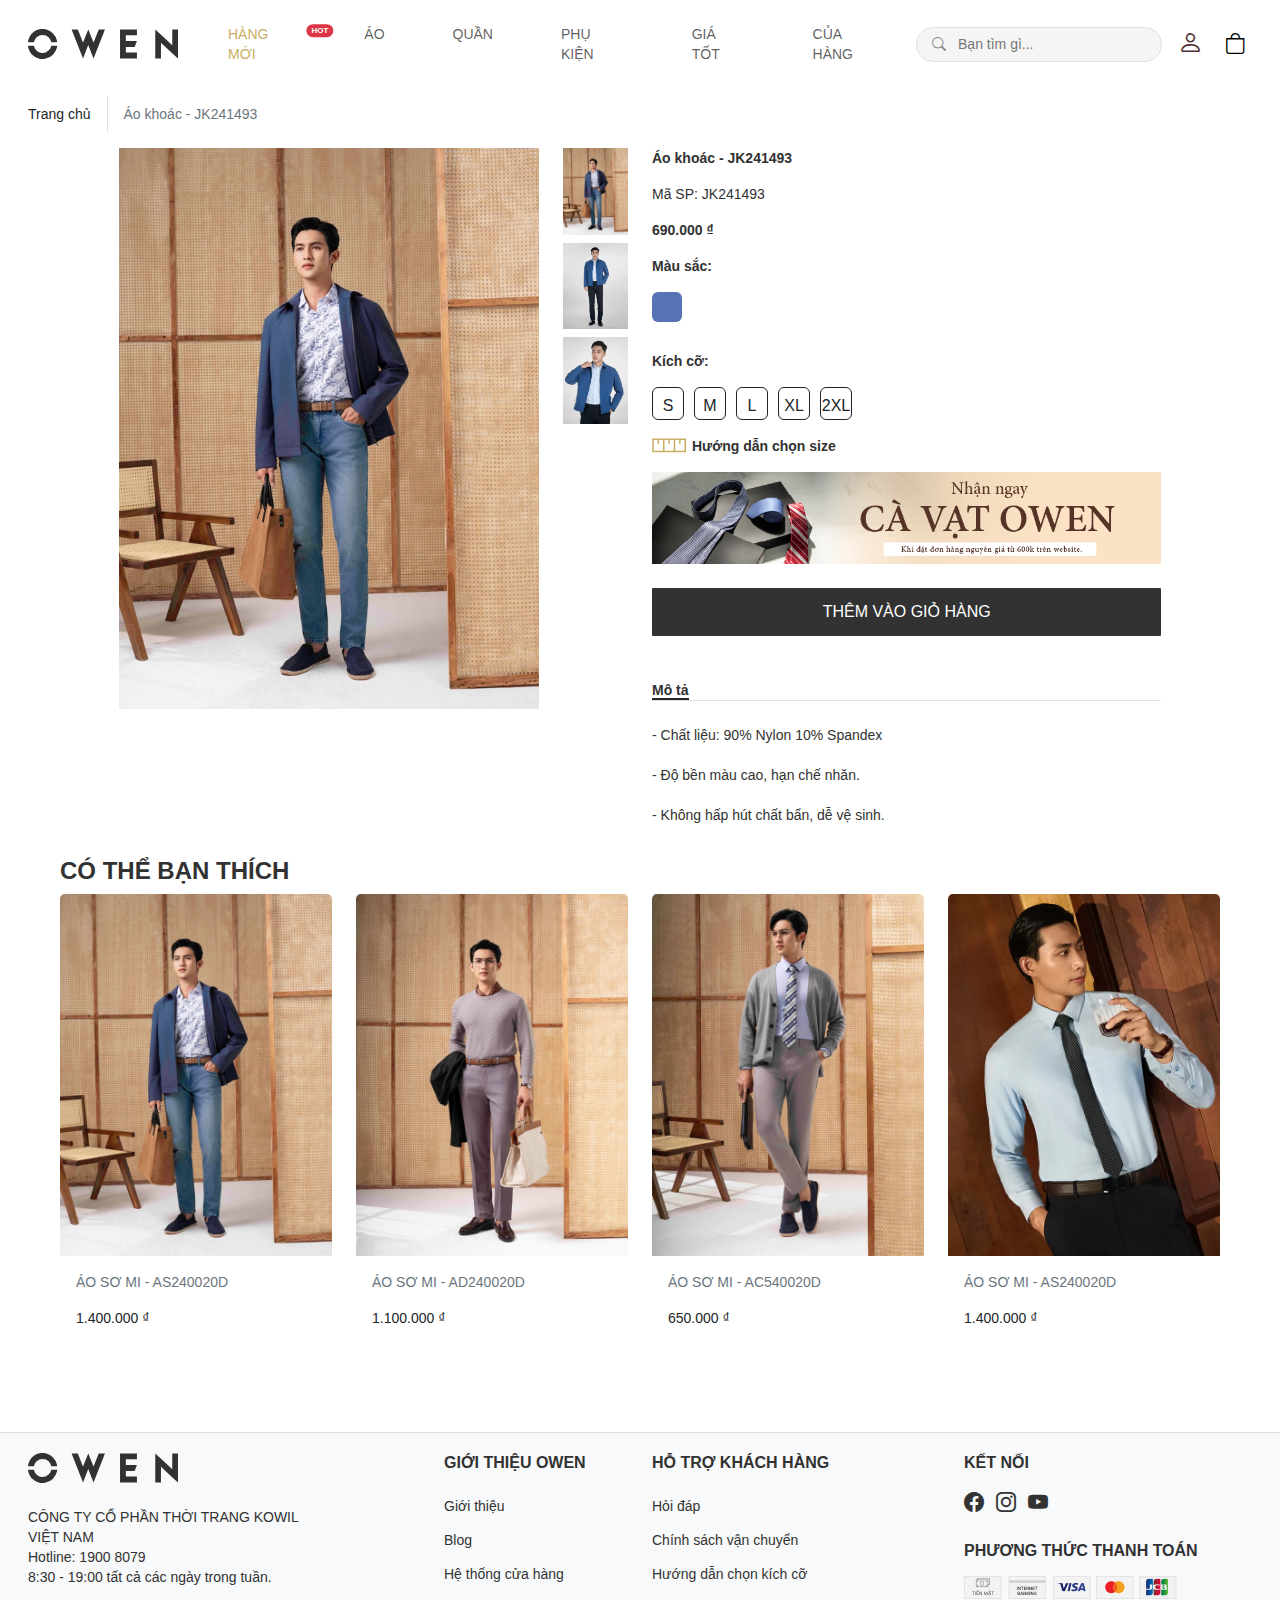
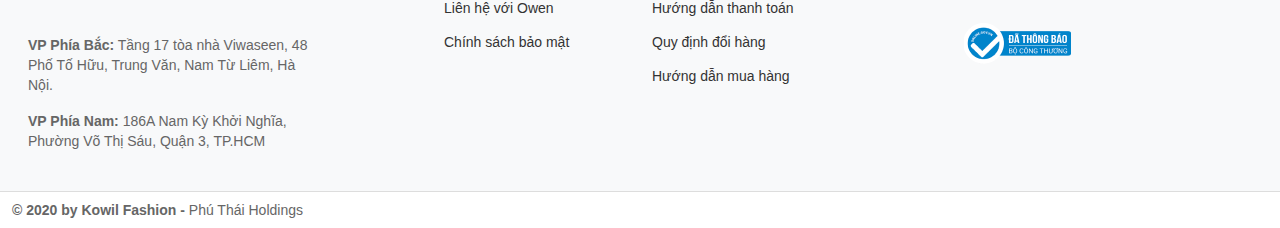
<file: ao_so_mi_3.html>
<!DOCTYPE html>
<html lang="en">

<head>
  <meta charset="UTF-8">
  <meta name="viewport" content="width=device-width, initial-scale=1.0">
  <link href="https://cdn.jsdelivr.net/npm/bootstrap@5.3.3/dist/css/bootstrap.min.css" rel="stylesheet"
    integrity="sha384-QWTKZyjpPEjISv5WaRU9OFeRpok6YctnYmDr5pNlyT2bRjXh0JMhjY6hW+ALEwIH" crossorigin="anonymous">
  <script src="https://cdn.jsdelivr.net/npm/bootstrap@5.3.3/dist/js/bootstrap.bundle.min.js"
    integrity="sha384-YvpcrYf0tY3lHB60NNkmXc5s9fDVZLESaAA55NDzOxhy9GkcIdslK1eN7N6jIeHz"
    crossorigin="anonymous"></script>
  <link rel="stylesheet" href="https://cdn.jsdelivr.net/npm/bootstrap-icons@1.11.3/font/bootstrap-icons.min.css">
  <link rel="stylesheet" href="assets/products.css">
  <link rel="stylesheet" href="assets/style.css">
  <link rel="icon" href="img-th6/logo_owen_file_icon.webp">
  <title>Michael Owen - Siêu tiền đạo người anh</title>
</head>

<body>
  <header class="header">
    <nav class="navbar navbar-expand-lg p-3 fixed-top bg-white">
      <div class="container-fluid">
        <div class="mobile-narbar d-none">
          <button class="navbar-toggler" type="button" data-bs-toggle="offcanvas" data-bs-target="#offcanvasExample"
            aria-controls="offcanvasExample">
            <span class="navbar-toggler-icon"></span>
          </button>
          <div class="offcanvas offcanvas-start" tabindex="-1" id="offcanvasExample"
            aria-labelledby="offcanvasExampleLabel">
            <div class="offcanvas-body">
              <!-- Nav tabs -->
              <ul class="nav nav-tabs mb-3" id="myTab" role="tablist">
                <li class="nav-item" role="presentation">
                  <button class="nav-link active" id="menu-tab" data-bs-toggle="tab" data-bs-target="#menu"
                    type="button" role="tab" aria-controls="menu" aria-selected="true">Menu</button>
                </li>
                <li class="nav-item" role="presentation">
                  <button class="nav-link" id="user-tab" data-bs-toggle="tab" data-bs-target="#user" type="button"
                    role="tab" aria-controls="user" aria-selected="false">Tài khoản</button>
                </li>
              </ul>

              <!-- Tab panes -->
              <div class="tab-content">
                <div class="tab-pane active" id="menu" role="tabpanel" aria-labelledby="menu-tab" tabindex="0">
                  <ul class="list-group">
                    <li class="list-group-item border-0 border-bottom">
                      <a href="index.html">HÀNG MỚI</a>
                    </li>
                    <li class="list-group-item border-0 border-bottom">
                      <a href="">GIÁ TỐT</a>
                      <!-- <div class="dropdown">
                        <button type="button" data-bs-toggle="dropdown" class="btn dropdown-toggle">
                        </button> -->
                      <!-- Menu dropdown -->
                      <!-- <ul class="dropdown-menu">
                          <li><a class="dropdown-item" href="#">Action</a></li>
                          <li><a class="dropdown-item" href="#">Another action</a></li>
                          <li><a class="dropdown-item" href="#">Something else here</a></li>
                        </ul>
                      </div> -->
                    </li>
                    <li class="list-group-item border-0 border-bottom"><a href="ao.html">ÁO</a></li>
                    <li class="list-group-item border-0 border-bottom"><a href="">QUẦN</a></li>
                    <li class="list-group-item border-0 border-bottom"><a href="">PHỤ KIỆN</a></li>
                    <li class="list-group-item border-0 border-bottom"><a href="">CỬA HÀNG</a></li>
                  </ul>
                </div>
                <div class="tab-pane" id="user" role="tabpanel" aria-labelledby="user-tab" tabindex="0">
                  <ul class="list-group">
                    <li class="list-group-item border-0 border-bottom"><a href="dangnhap.html">Đăng nhập</a></li>
                    <li class="list-group-item border-0 border-bottom"><a href="dangki.html">Tạo tài khoản</a></li>
                  </ul>
                </div>
              </div>
            </div>
          </div>
        </div>
        <a class="navbar-brand" href="index.html">
          <img src="img-th6/logo.svg" alt="Bootstrap" />
        </a>
        <div class="collapse navbar-collapse" id="navbarNavAltMarkup">
          <ul class="navbar-nav me-auto mb-2 mb-lg-0 m-auto">
            <li class="nav-item px-3">
              <a class="nav-link active" aria-current="page" href="index.html">HÀNG MỚI</a>
              <span class="position-absolute translate-middle badge rounded-pill bg-danger"
                style="top: 35%; left: 25%; font-size: 8px;">
                HOT</span>
            </li>
            <li class="nav-item menu px-3">
              <a class="nav-link" href="ao.html">ÁO</a>
              <ul class="dropdown-menu" aria-labelledby="navbarDropdown">
                <div class="row">
                  <div class="col-md-6">
                    <div class="row justify-content-end">
                      <div class="col-md-2 me-5">
                        <strong class="dropdown-header">Áo</strong>
                        <a class="dropdown-item" href="#">Áo Sơ Mi</a>
                        <a class="dropdown-item" href="#">Áo Sơ Mi Trắng</a>
                        <a class="dropdown-item" href="#">Áo Jacket</a>
                        <a class="dropdown-item" href="#">Áo Blazer</a>
                        <a class="dropdown-item" href="#">Áo Polo</a>
                        <a class="dropdown-item" href="#">Áo T-Shirt</a>
                        <a class="dropdown-item" href="#">Áo Veston</a>
                        <a class="dropdown-item" href="#">Áo Len</a>
                        <a class="dropdown-item" href="#">Bộ mặc nhà</a>
                      </div>
                      <div class="col-md-2 me-5">
                        <strong class="dropdown-header">Quần</strong>
                        <a class="dropdown-item" href="#">Quần Tây</a>
                        <a class="dropdown-item" href="#">Quần Short</a>
                        <a class="dropdown-item" href="#">Quần Khaki</a>
                        <a class="dropdown-item" href="#">Quần Jeans</a>
                        <a class="dropdown-item" href="#">Quần Jogger</a>
                      </div>
                      <div class="col-md-2 me-5">
                        <strong class="dropdown-header">Phụ Kiện</strong>
                        <a class="dropdown-item" href="#">Đồ Lót</a>
                        <a class="dropdown-item" href="#">Tất</a>
                        <a class="dropdown-item" href="#">Dây Lưng</a>
                        <a class="dropdown-item" href="#">Ví Da</a>
                        <a class="dropdown-item" href="#">Cà Vạt</a>
                      </div>
                    </div>
                  </div>
                  <div class="col-md-6 p-4">
                    <img src="img-th6/1500_x_550_o_2 (1).webp" class="img-fluid" alt="">
                  </div>
              </ul>
            </li>
            <li class="nav-item menu px-3">
              <a class="nav-link" href="#">QUẦN</a>
              <ul class="dropdown-menu" aria-labelledby="navbarDropdown">
                <div class="row">
                  <div class="col-md-6">
                    <div class="row justify-content-end">
                      <div class="col-md-2 me-5">
                        <strong class="dropdown-header">Áo</strong>
                        <a class="dropdown-item" href="#">Áo Sơ Mi</a>
                        <a class="dropdown-item" href="#">Áo Sơ Mi Trắng</a>
                        <a class="dropdown-item" href="#">Áo Jacket</a>
                        <a class="dropdown-item" href="#">Áo Blazer</a>
                        <a class="dropdown-item" href="#">Áo Polo</a>
                        <a class="dropdown-item" href="#">Áo T-Shirt</a>
                        <a class="dropdown-item" href="#">Áo Veston</a>
                        <a class="dropdown-item" href="#">Áo Len</a>
                        <a class="dropdown-item" href="#">Bộ mặc nhà</a>
                      </div>
                      <div class="col-md-2 me-5">
                        <strong class="dropdown-header">Quần</strong>
                        <a class="dropdown-item" href="#">Quần Tây</a>
                        <a class="dropdown-item" href="#">Quần Short</a>
                        <a class="dropdown-item" href="#">Quần Khaki</a>
                        <a class="dropdown-item" href="#">Quần Jeans</a>
                        <a class="dropdown-item" href="#">Quần Jogger</a>
                      </div>
                      <div class="col-md-2 me-5">
                        <strong class="dropdown-header">Phụ Kiện</strong>
                        <a class="dropdown-item" href="#">Đồ Lót</a>
                        <a class="dropdown-item" href="#">Tất</a>
                        <a class="dropdown-item" href="#">Dây Lưng</a>
                        <a class="dropdown-item" href="#">Ví Da</a>
                        <a class="dropdown-item" href="#">Cà Vạt</a>
                      </div>
                    </div>
                  </div>
                  <div class="col-md-6 p-4">
                    <img src="img-th6/qu_n_021024.webp" class="img-fluid" alt="">
                  </div>
              </ul>
            </li>
            <li class="nav-item menu px-3">
              <a class="nav-link" href="#">PHỤ KIỆN</a>
              <ul class="dropdown-menu" aria-labelledby="navbarDropdown">
                <div class="row">
                  <div class="col-md-6">
                    <div class="row justify-content-end">
                      <div class="col-md-2 me-5">
                        <strong class="dropdown-header">Áo</strong>
                        <a class="dropdown-item" href="#">Áo Sơ Mi</a>
                        <a class="dropdown-item" href="#">Áo Sơ Mi Trắng</a>
                        <a class="dropdown-item" href="#">Áo Jacket</a>
                        <a class="dropdown-item" href="#">Áo Blazer</a>
                        <a class="dropdown-item" href="#">Áo Polo</a>
                        <a class="dropdown-item" href="#">Áo T-Shirt</a>
                        <a class="dropdown-item" href="#">Áo Veston</a>
                        <a class="dropdown-item" href="#">Áo Len</a>
                        <a class="dropdown-item" href="#">Bộ mặc nhà</a>
                      </div>
                      <div class="col-md-2 me-5">
                        <strong class="dropdown-header">Quần</strong>
                        <a class="dropdown-item" href="#">Quần Tây</a>
                        <a class="dropdown-item" href="#">Quần Short</a>
                        <a class="dropdown-item" href="#">Quần Khaki</a>
                        <a class="dropdown-item" href="#">Quần Jeans</a>
                        <a class="dropdown-item" href="#">Quần Jogger</a>
                      </div>
                      <div class="col-md-2 me-5">
                        <strong class="dropdown-header">Phụ Kiện</strong>
                        <a class="dropdown-item" href="#">Đồ Lót</a>
                        <a class="dropdown-item" href="#">Tất</a>
                        <a class="dropdown-item" href="#">Dây Lưng</a>
                        <a class="dropdown-item" href="#">Ví Da</a>
                        <a class="dropdown-item" href="#">Cà Vạt</a>
                      </div>
                    </div>
                  </div>
                  <div class="col-md-6 p-4">
                    <img src="img-th6/ph_-ki_n-021024_optimized.webp" class="img-fluid" alt="">
                  </div>
              </ul>
            </li>
            <li class="nav-item menu px-3">
              <a class="nav-link" href="#">GIÁ TỐT</a>
              <ul class="dropdown-menu" tabindex="-1" aria-labelledby="navbarDropdown">
                <div class="row">
                  <div class="col-md-6">
                    <div class="row justify-content-center">
                      <div class="col-md-2 me-5">
                        <strong class="dropdown-header">Giá tốt</strong>
                        <a class="dropdown-item" href="#">Áo Sơ Mi</a>
                        <a class="dropdown-item" href="#">Polo-Tshirt</a>
                        <a class="dropdown-item" href="#">Quần Giá Tốt</a>
                        <a class="dropdown-item" href="#">Ưu Đãi Đặc Biệt</a>
                      </div>
                    </div>
                  </div>
                  <div class="col-md-6 p-4">
                    <img src="img-th6/gi_-t_t-021024_optimized.webp" class="img-fluid" alt="">
                  </div>
              </ul>
            </li>
            <li class="nav-item px-3">
              <a class="nav-link" href="#">CỦA HÀNG</a>
            </li>
          </ul>
          <div class="search-bar">
            <i class="bi bi-search"></i>
            <input type="text" placeholder="Bạn tìm gì..." />
          </div>
          <div class="account ms-3">
            <a href="dangnhap.html">
              <i class="bi bi-person"></i>
            </a>
            <div class="dropdown-account">
              <ul class="account-item list-group">
                <li class="list-group-item p-0">
                  <a href="dangnhap.html" class="p-3 w-100 d-flex">Đăng nhập</a>
                </li>
                <li class="list-group-item p-0">
                  <a href="dangki.html" class="p-3 w-100 d-flex">Tạo tài khoản</a>
                </li>
              </ul>
            </div>
          </div>
        </div>
        <div class="mobile-search d-none">
          <button class="btn" type="button" data-bs-toggle="offcanvas" data-bs-target="#offcanvasRight"
            aria-controls="offcanvasRight"><i class="bi bi-search"></i></button>
          <div class="offcanvas offcanvas-end p-3" tabindex="-1" id="offcanvasRight"
            aria-labelledby="offcanvasRightLabel">
            <div class="offcanvas-body">
              <input type="search" placeholder="Nhập từ khóa tìm kiếm" name="" id="">
              <div class="mt-4">
                <h5>TÌM KIẾM GẦN ĐÂY</h5>
              </div>
            </div>
          </div>
        </div>
        <div class="cart ms-3">
            <a href="cart.html">
                <button type="button" id="cart-btn" class="border-0 bg-transparent" data-bs-toggle="modal"
                    data-bs-target="#exampleModal">
                    <span><i class="bi bi-bag"></i></span>
                </button>
            </a>
        </div>
      </div>
    </nav>
    <!-- <nav class="navbar py-0 border-bottom px-3 bg-white">
            <div class="container-fluid">
                <p
                 class="navbar-text p-0 m-0">
                    <i class="bi bi-telephone-fill"></i>
                    Hỗ trợ khách hàng: <strong>1900 8079</strong>
                </p>
            </div>
        </nav> -->
  </header>
  <main class="content">
    <div class="container-fluid">
      <div class="pt-5 mt-5">
        <ul class="list-group list-group-flush  list-group-horizontal">
          <li class="list-group-item border-0 border-end">
            <a href="index.html" class="text-decoration-none text-dark">Trang chủ </a>
          </li>
          <li class="list-group-item border-0 text-secondary">
            Áo khoác - JK241493
          </li>
        </ul>
      </div>
      <div class="mt-3">
        <div class="row justify-content-center">
          <div class="col-md-5 img-product">
            <div class="row">
              <div class="col-md-10">
                <img id="mainImg" src="img-th6/2_133.webp" class="img-fluid" alt="">
              </div>
              <div class="col-md-2">
                <img src="img-th6/2_133.webp" class="img-fluid img-sm" alt="" onclick="changeMainImage(this)">
                <img src="img-th6/jk241493._1.jpg" class="img-fluid img-sm my-2" alt="" onclick="changeMainImage(this)">
                <img src="img-th6/jk241493._2.jpg" class="img-fluid img-sm" alt="" onclick="changeMainImage(this)">
              </div>
            </div>
          </div>
          <div id="carouselExampleControlsNoTouching" class="img-product-mobile carousel slide" data-bs-touch="false">
            <div class="carousel-inner">
              <div class="carousel-item active">
                <img src="img-th6/as230551d..webp" class="d-block w-100" alt="...">
              </div>
              <div class="carousel-item">
                <img src="img-th6/jk241493._1.jpg" class="d-block w-100" alt="...">
              </div>
              <div class="carousel-item">
                <img src="img-th6/jk241493._2.jpg" class="d-block w-100" alt="...">
              </div>
            </div>
            <button class="carousel-control-prev" type="button" data-bs-target="#carouselExampleControlsNoTouching"
              data-bs-slide="prev">
              <span class="carousel-control-prev-icon" aria-hidden="true"></span>
              <span class="visually-hidden">Previous</span>
            </button>
            <button class="carousel-control-next" type="button" data-bs-target="#carouselExampleControlsNoTouching"
              data-bs-slide="next">
              <span class="carousel-control-next-icon" aria-hidden="true"></span>
              <span class="visually-hidden">Next</span>
            </button>
          </div>
          <div class="col-md-5">
            <p><strong>Áo khoác - JK241493</strong></p>
            <p>Mã SP: 
                JK241493</p>
            <p><strong>690.000 ₫</strong></p>
            <p><strong class="mt-4">Màu sắc:</strong></p>
            <div class="d-inline-block mb-4" style="width: 30px; height: 30px; border-radius: 20%; background: #5673b3;"></div>
            <div class="chose-size">
              <p><strong>Kích cỡ:</strong></p>
              <div class="d-flex" role="group" aria-label="Kích cỡ sản phẩm">
                <input type="radio" class="btn-check" name="size" id="sizeS" autocomplete="off">
                <label class="btn btn-outline-dark" for="sizeS">S</label>

                <input type="radio" class="btn-check" name="size" id="sizeM" autocomplete="off">
                <label class="btn btn-outline-dark" for="sizeM">M</label>

                <input type="radio" class="btn-check" name="size" id="sizeL" autocomplete="off">
                <label class="btn btn-outline-dark" for="sizeL">L</label>

                <input type="radio" class="btn-check" name="size" id="sizeXL" autocomplete="off">
                <label class="btn btn-outline-dark" for="sizeXL">XL</label>

                <input type="radio" class="btn-check" name="size" id="size2XL" autocomplete="off">
                <label class="btn btn-outline-dark" for="size2XL"><span>2XL</span></label>
              </div>
            </div>
            <div class="size-guide my-3">
              <a href="" style="background-image: url(img-th6/ruller.svg);" data-bs-toggle="modal"
                data-bs-target="#staticBackdrop"><span>Hướng
                  dẫn chọn size</span></a>
              <!-- Button trigger modal -->
              <!-- Modal -->
              <div class="modal modal-lg fade" id="staticBackdrop" data-bs-backdrop="static" data-bs-keyboard="false"
                tabindex="-1" aria-labelledby="staticBackdropLabel" aria-hidden="true">
                <div class="modal-dialog modal-dialog-scrollable">
                  <div class="modal-content">
                    <div class="modal-header">
                      <h1 class="modal-title fs-5 m-auto" id="staticBackdropLabel">Hướng dẫn chọn size
                      </h1>
                      <button type="button" class="btn-close position-absolute" data-bs-dismiss="modal"
                        aria-label="Close"></button>
                    </div>
                    <div class="modal-body">
                      <img src="img-th6/b_ng_size_owen_2_1_.webp" class="img-fluid" alt="">
                    </div>
                  </div>
                </div>
              </div>
            </div>
            <div class="banner">
              <img src="img-th6/Artboard_23_1.webp" class="img-fluid" alt="">
            </div>
            
            <div class="product-btn">
              <a href="#" class="d-grid gap-2 my-4 text-decoration-none">
                <button class="btn " type="button" onclick="addToCart(3, 'Áo khoác - JK241493', 1350000 , 'img-th6/2_133.webp')">THÊM VÀO GIỎ HÀNG</button>
              </a>
            </div>
            <br>
            <strong class="border-bottom border-2 border-dark">Mô tả</strong>
            <p class="pt-4 border-top">
              <span class="">
                - Chất liệu: 90% Nylon 10% Spandex
                <br>
                <br>
                - Độ bền màu cao, hạn chế nhăn.
                <br>
                <br>
                - Không hấp hút chất bẩn, dễ vệ sinh.
              </span>
            </p>
          </div>
        </div>
      </div>
      <div class="mt-3 recommend">
        <h4><strong>CÓ THỂ BẠN THÍCH</strong></h4>
        <div class="row">
          <div class="col-lg-3 col-6 mb-4">
            <div class="card border-0" style="width: 100%">
              <a href="ao_so_mi.html">
                <img src="img-th6/2_133.webp" class="card-img-top" alt="ÁO SƠ MI - AS240020D" />
              </a>
              <div class="card-body">
                <a href="ao_so_mi.html" class="btn btn-secondary mb-2">MUA NGAY</a>
                <p class="card-text text-secondary">ÁO SƠ MI - AS240020D</p>
                <span>1.400.000 ₫</span>
              </div>
            </div>
          </div>
          <div class="col-lg-3 col-6 mb-4">
            <div class="card border-0" style="width: 100%">
              <a href="ao_so_mi.html">
                <img src="img-th6/35_4_1.webp" class="card-img-top" alt="ÁO SƠ MI - AD240020D" />
              </a>
              <div class="card-body">
                <a href="ao_so_mi.html" class="btn btn-secondary">MUA NGAY</a>
                <p class="card-text text-secondary">ÁO SƠ MI - AD240020D</p>
                <span>1.100.000 ₫</span>
              </div>
            </div>
          </div>
          <div class="col-lg-3 col-6 mb-4">
            <div class="card border-0" style="width: 100%">
              <a href="ao_so_mi.html">
                <img src="img-th6/z5868979586413_ce50f72726c2b3ad138d45988bf7cf10_1.webp" class="card-img-top"
                  alt="ÁO SƠ MI - AC540020D" />
              </a>
              <div class="card-body">
                <a href="ao_so_mi.html" class="btn btn-secondary">MUA NGAY</a>
                <p class="card-text text-secondary">ÁO SƠ MI - AC540020D</p>
                <span>650.000 ₫</span>
              </div>
            </div>
          </div>
          <div class="col-lg-3 col-6 mb-4">
            <div class="card border-0" style="width: 100%">
              <a href="ao_so_mi.html">
                <img src="img-th6/as240011d_jpg.webp" class="card-img-top" alt="ÁO SƠ MI - AS240020D" />
              </a>
              <div class="card-body">
                <a href="ao_so_mi.html" class="btn btn-secondary">MUA NGAY</a>
                <p class="card-text text-secondary">ÁO SƠ MI - AS240020D</p>
                <span>1.400.000 ₫</span>
              </div>
            </div>
          </div>
        </div>
      </div>
    </div>
  </main>
  <footer class="footer pt-3 mt-5">
    <div class="container-fluid">
      <div class="row">
        <div class="col-md-4 mb-4">
          <div class="w-75">
            <img src="img-th6/logo-footer.svg" class="img-fluid pb-4" alt="">
            <div class="hotline p-0 pb-5">
              <p>CÔNG TY CỔ PHẦN THỜI TRANG KOWIL VIỆT NAM</p>
              <p>Hotline: 1900 8079</p>
              <p>8:30 - 19:00 tất cả các ngày trong tuần.</p>
            </div>
            <p><strong>VP Phía Bắc:</strong> Tầng 17 tòa nhà Viwaseen, 48 Phố Tố Hữu, Trung Văn, Nam Từ Liêm, Hà Nội.
            </p>
            <p><strong>VP Phía Nam:</strong> 186A Nam Kỳ Khởi Nghĩa, Phường Võ Thị Sáu, Quận 3, TP.HCM</p>
          </div>
        </div>

        <div class="col-md-2 mb-4">
          <h5>GIỚI THIỆU OWEN</h5>
          <ul class="list-unstyled">
            <li><a href="#">Giới thiệu</a></li>
            <li><a href="#">Blog</a></li>
            <li><a href="#">Hệ thống cửa hàng</a></li>
            <li><a href="#">Liên hệ với Owen</a></li>
            <li><a href="#">Chính sách bảo mật</a></li>
          </ul>
        </div>
        <div class="col-md-3 mb-4">
          <h5>HỖ TRỢ KHÁCH HÀNG</h5>
          <ul class="list-unstyled">
            <li><a href="#">Hỏi đáp</a></li>
            <li><a href="#">Chính sách vận chuyển</a></li>
            <li><a href="#">Hướng dẫn chọn kích cỡ</a></li>
            <li><a href="#">Hướng dẫn thanh toán</a></li>
            <li><a href="#">Quy định đổi hàng</a></li>
            <li><a href="#">Hướng dẫn mua hàng</a></li>
          </ul>
        </div>

        <div class="col-md-3 mb-4">
          <h5>KẾT NỐI</h5>
          <a href="#" class="me-2"><i class="bi bi-facebook"></i></a>
          <a href="#" class="me-2"><i class="bi bi-instagram"></i></a>
          <a href="#"><i class="bi bi-youtube"></i></a>

          <h5 class="mt-4">PHƯƠNG THỨC THANH TOÁN</h5>
          <img src="img-th6/pay.webp" alt="Visa" class="img-fluid" />
          <div class="mt-4">
            <img src="img-th6/vertify.webp" class="img-fluid" alt="">
          </div>
        </div>
      </div>

      <div class="footer-bottom py-2">
        <div class="text-start">
          <p class="mb-0"> <strong>© 2020 by Kowil Fashion -</strong> Phú Thái Holdings</p>
        </div>
      </div>
    </div>
  </footer>
  <script src="assets/products.js"></script>
  <script src="assets/index.js"></script>
</body>

</html>
</file>
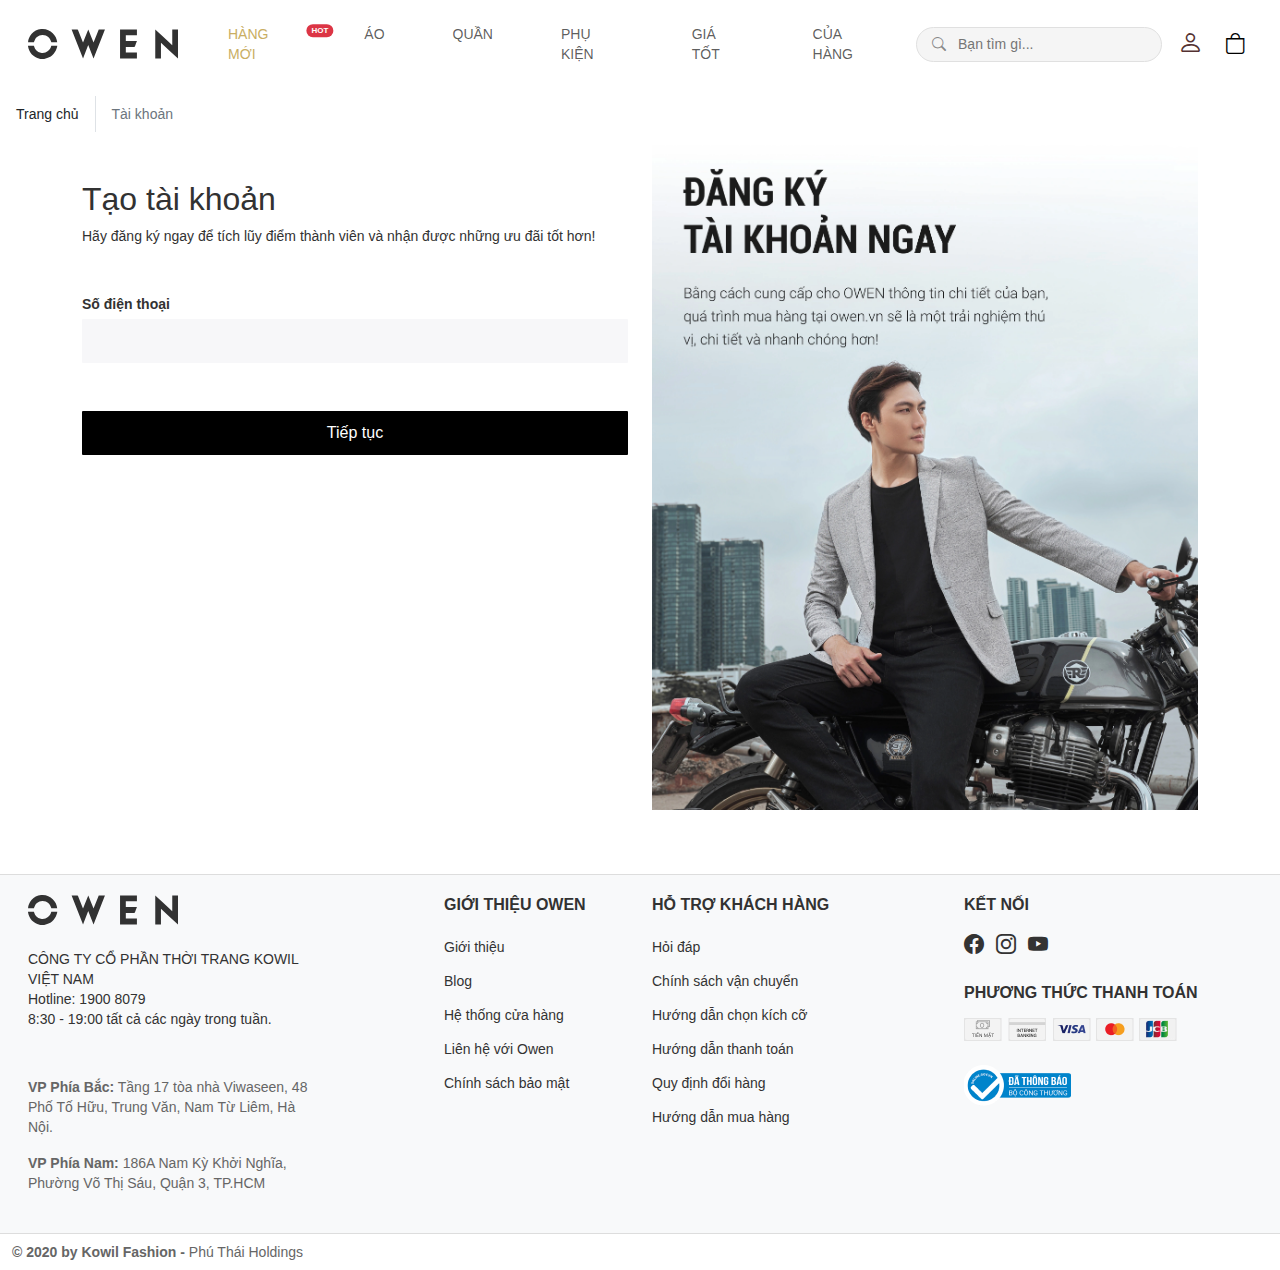
<file: dangki.html>
<!DOCTYPE html>
<html lang="en">

<head>
  <meta charset="UTF-8" />
  <meta name="viewport" content="width=device-width, initial-scale=1.0" />
  <link href="https://cdn.jsdelivr.net/npm/bootstrap@5.3.3/dist/css/bootstrap.min.css" rel="stylesheet"
    integrity="sha384-QWTKZyjpPEjISv5WaRU9OFeRpok6YctnYmDr5pNlyT2bRjXh0JMhjY6hW+ALEwIH" crossorigin="anonymous" />
  <script src="https://cdn.jsdelivr.net/npm/bootstrap@5.3.3/dist/js/bootstrap.bundle.min.js"
    integrity="sha384-YvpcrYf0tY3lHB60NNkmXc5s9fDVZLESaAA55NDzOxhy9GkcIdslK1eN7N6jIeHz"
    crossorigin="anonymous"></script>
  <link rel="stylesheet" href="https://cdn.jsdelivr.net/npm/bootstrap-icons@1.11.3/font/bootstrap-icons.min.css" />
  <link rel="stylesheet" href="assets/style.css" />
  <link rel="icon" href="img-th6/logo_owen_file_icon.webp">
  <title>Michael Owen - Siêu tiền đạo người anh</title>
</head>

<body>
  <header class="header">
    <nav class="navbar navbar-expand-lg p-3 fixed-top bg-white">
      <div class="container-fluid">
        <div class="mobile-narbar d-none">
          <button class="navbar-toggler" type="button" data-bs-toggle="offcanvas" data-bs-target="#offcanvasExample"
            aria-controls="offcanvasExample">
            <span class="navbar-toggler-icon"></span>
          </button>
          <div class="offcanvas offcanvas-start" tabindex="-1" id="offcanvasExample"
            aria-labelledby="offcanvasExampleLabel">
            <div class="offcanvas-body">
              <!-- Nav tabs -->
              <ul class="nav nav-tabs mb-3" id="myTab" role="tablist">
                <li class="nav-item" role="presentation">
                  <button class="nav-link active" id="menu-tab" data-bs-toggle="tab" data-bs-target="#menu"
                    type="button" role="tab" aria-controls="menu" aria-selected="true">Menu</button>
                </li>
                <li class="nav-item" role="presentation">
                  <button class="nav-link" id="user-tab" data-bs-toggle="tab" data-bs-target="#user" type="button"
                    role="tab" aria-controls="user" aria-selected="false">Tài khoản</button>
                </li>
              </ul>

              <!-- Tab panes -->
              <div class="tab-content">
                <div class="tab-pane active" id="menu" role="tabpanel" aria-labelledby="menu-tab" tabindex="0">
                  <ul class="list-group">
                    <li class="list-group-item border-0 border-bottom">
                      <a href="index.html">HÀNG MỚI</a>
                    </li>
                    <li class="list-group-item border-0 border-bottom">
                      <a href="">GIÁ TỐT</a>
                      <!-- <div class="dropdown">
                        <button type="button" data-bs-toggle="dropdown" class="btn dropdown-toggle">
                        </button> -->
                      <!-- Menu dropdown -->
                      <!-- <ul class="dropdown-menu">
                          <li><a class="dropdown-item" href="#">Action</a></li>
                          <li><a class="dropdown-item" href="#">Another action</a></li>
                          <li><a class="dropdown-item" href="#">Something else here</a></li>
                        </ul>
                      </div> -->
                    </li>
                    <li class="list-group-item border-0 border-bottom"><a href="ao.html">ÁO</a></li>
                    <li class="list-group-item border-0 border-bottom"><a href="">QUẦN</a></li>
                    <li class="list-group-item border-0 border-bottom"><a href="">PHỤ KIỆN</a></li>
                    <li class="list-group-item border-0 border-bottom"><a href="">CỬA HÀNG</a></li>
                  </ul>
                </div>
                <div class="tab-pane" id="user" role="tabpanel" aria-labelledby="user-tab" tabindex="0">
                  <ul class="list-group">
                    <li class="list-group-item border-0 border-bottom"><a href="dangnhap.html">Đăng nhập</a></li>
                    <li class="list-group-item border-0 border-bottom"><a href="dangki.html">Tạo tài khoản</a></li>
                  </ul>
                </div>
              </div>
            </div>
          </div>
        </div>
        <a class="navbar-brand" href="index.html">
          <img src="img-th6/logo.svg" alt="Bootstrap" />
        </a>
        <div class="collapse navbar-collapse" id="navbarNavAltMarkup">
          <ul class="navbar-nav me-auto mb-2 mb-lg-0 m-auto">
            <li class="nav-item px-3">
              <a class="nav-link active" aria-current="page" href="index.html">HÀNG MỚI</a>
              <span class="position-absolute translate-middle badge rounded-pill bg-danger"
                style="top: 35%; left: 25%; font-size: 8px;">
                HOT</span>
            </li>
            <li class="nav-item menu px-3">
              <a class="nav-link" href="ao.html">ÁO</a>
              <ul class="dropdown-menu" aria-labelledby="navbarDropdown">
                <div class="row">
                  <div class="col-md-6">
                    <div class="row justify-content-end">
                      <div class="col-md-2 me-5">
                        <strong class="dropdown-header">Áo</strong>
                        <a class="dropdown-item" href="#">Áo Sơ Mi</a>
                        <a class="dropdown-item" href="#">Áo Sơ Mi Trắng</a>
                        <a class="dropdown-item" href="#">Áo Jacket</a>
                        <a class="dropdown-item" href="#">Áo Blazer</a>
                        <a class="dropdown-item" href="#">Áo Polo</a>
                        <a class="dropdown-item" href="#">Áo T-Shirt</a>
                        <a class="dropdown-item" href="#">Áo Veston</a>
                        <a class="dropdown-item" href="#">Áo Len</a>
                        <a class="dropdown-item" href="#">Bộ mặc nhà</a>
                      </div>
                      <div class="col-md-2 me-5">
                        <strong class="dropdown-header">Quần</strong>
                        <a class="dropdown-item" href="#">Quần Tây</a>
                        <a class="dropdown-item" href="#">Quần Short</a>
                        <a class="dropdown-item" href="#">Quần Khaki</a>
                        <a class="dropdown-item" href="#">Quần Jeans</a>
                        <a class="dropdown-item" href="#">Quần Jogger</a>
                      </div>
                      <div class="col-md-2 me-5">
                        <strong class="dropdown-header">Phụ Kiện</strong>
                        <a class="dropdown-item" href="#">Đồ Lót</a>
                        <a class="dropdown-item" href="#">Tất</a>
                        <a class="dropdown-item" href="#">Dây Lưng</a>
                        <a class="dropdown-item" href="#">Ví Da</a>
                        <a class="dropdown-item" href="#">Cà Vạt</a>
                      </div>
                    </div>
                  </div>
                  <div class="col-md-6 p-4">
                    <img src="img-th6/1500_x_550_o_2 (1).webp" class="img-fluid" alt="">
                  </div>
              </ul>
            </li>
            <li class="nav-item menu px-3">
              <a class="nav-link" href="#">QUẦN</a>
              <ul class="dropdown-menu" aria-labelledby="navbarDropdown">
                <div class="row">
                  <div class="col-md-6">
                    <div class="row justify-content-end">
                      <div class="col-md-2 me-5">
                        <strong class="dropdown-header">Áo</strong>
                        <a class="dropdown-item" href="#">Áo Sơ Mi</a>
                        <a class="dropdown-item" href="#">Áo Sơ Mi Trắng</a>
                        <a class="dropdown-item" href="#">Áo Jacket</a>
                        <a class="dropdown-item" href="#">Áo Blazer</a>
                        <a class="dropdown-item" href="#">Áo Polo</a>
                        <a class="dropdown-item" href="#">Áo T-Shirt</a>
                        <a class="dropdown-item" href="#">Áo Veston</a>
                        <a class="dropdown-item" href="#">Áo Len</a>
                        <a class="dropdown-item" href="#">Bộ mặc nhà</a>
                      </div>
                      <div class="col-md-2 me-5">
                        <strong class="dropdown-header">Quần</strong>
                        <a class="dropdown-item" href="#">Quần Tây</a>
                        <a class="dropdown-item" href="#">Quần Short</a>
                        <a class="dropdown-item" href="#">Quần Khaki</a>
                        <a class="dropdown-item" href="#">Quần Jeans</a>
                        <a class="dropdown-item" href="#">Quần Jogger</a>
                      </div>
                      <div class="col-md-2 me-5">
                        <strong class="dropdown-header">Phụ Kiện</strong>
                        <a class="dropdown-item" href="#">Đồ Lót</a>
                        <a class="dropdown-item" href="#">Tất</a>
                        <a class="dropdown-item" href="#">Dây Lưng</a>
                        <a class="dropdown-item" href="#">Ví Da</a>
                        <a class="dropdown-item" href="#">Cà Vạt</a>
                      </div>
                    </div>
                  </div>
                  <div class="col-md-6 p-4">
                    <img src="img-th6/qu_n_021024.webp" class="img-fluid" alt="">
                  </div>
              </ul>
            </li>
            <li class="nav-item menu px-3">
              <a class="nav-link" href="#">PHỤ KIỆN</a>
              <ul class="dropdown-menu" aria-labelledby="navbarDropdown">
                <div class="row">
                  <div class="col-md-6">
                    <div class="row justify-content-end">
                      <div class="col-md-2 me-5">
                        <strong class="dropdown-header">Áo</strong>
                        <a class="dropdown-item" href="#">Áo Sơ Mi</a>
                        <a class="dropdown-item" href="#">Áo Sơ Mi Trắng</a>
                        <a class="dropdown-item" href="#">Áo Jacket</a>
                        <a class="dropdown-item" href="#">Áo Blazer</a>
                        <a class="dropdown-item" href="#">Áo Polo</a>
                        <a class="dropdown-item" href="#">Áo T-Shirt</a>
                        <a class="dropdown-item" href="#">Áo Veston</a>
                        <a class="dropdown-item" href="#">Áo Len</a>
                        <a class="dropdown-item" href="#">Bộ mặc nhà</a>
                      </div>
                      <div class="col-md-2 me-5">
                        <strong class="dropdown-header">Quần</strong>
                        <a class="dropdown-item" href="#">Quần Tây</a>
                        <a class="dropdown-item" href="#">Quần Short</a>
                        <a class="dropdown-item" href="#">Quần Khaki</a>
                        <a class="dropdown-item" href="#">Quần Jeans</a>
                        <a class="dropdown-item" href="#">Quần Jogger</a>
                      </div>
                      <div class="col-md-2 me-5">
                        <strong class="dropdown-header">Phụ Kiện</strong>
                        <a class="dropdown-item" href="#">Đồ Lót</a>
                        <a class="dropdown-item" href="#">Tất</a>
                        <a class="dropdown-item" href="#">Dây Lưng</a>
                        <a class="dropdown-item" href="#">Ví Da</a>
                        <a class="dropdown-item" href="#">Cà Vạt</a>
                      </div>
                    </div>
                  </div>
                  <div class="col-md-6 p-4">
                    <img src="img-th6/ph_-ki_n-021024_optimized.webp" class="img-fluid" alt="">
                  </div>
              </ul>
            </li>
            <li class="nav-item menu px-3">
              <a class="nav-link" href="#">GIÁ TỐT</a>
              <ul class="dropdown-menu" tabindex="-1" aria-labelledby="navbarDropdown">
                <div class="row">
                  <div class="col-md-6">
                    <div class="row justify-content-center">
                      <div class="col-md-2 me-5">
                        <strong class="dropdown-header">Giá tốt</strong>
                        <a class="dropdown-item" href="#">Áo Sơ Mi</a>
                        <a class="dropdown-item" href="#">Polo-Tshirt</a>
                        <a class="dropdown-item" href="#">Quần Giá Tốt</a>
                        <a class="dropdown-item" href="#">Ưu Đãi Đặc Biệt</a>
                      </div>
                    </div>
                  </div>
                  <div class="col-md-6 p-4">
                    <img src="img-th6/gi_-t_t-021024_optimized.webp" class="img-fluid" alt="">
                  </div>
              </ul>
            </li>
            <li class="nav-item px-3">
              <a class="nav-link" href="#">CỦA HÀNG</a>
            </li>
          </ul>
          <div class="search-bar">
            <i class="bi bi-search"></i>
            <input type="text" placeholder="Bạn tìm gì..." />
          </div>
          <div class="account ms-3">
            <a href="dangnhap.html">
              <i class="bi bi-person"></i>
            </a>
            <div class="dropdown-account">
              <ul class="account-item list-group">
                <li class="list-group-item p-0">
                  <a href="dangnhap.html" class="p-3 w-100 d-flex">Đăng nhập</a>
                </li>
                <li class="list-group-item p-0">
                  <a href="dangki.html" class="p-3 w-100 d-flex">Tạo tài khoản</a>
                </li>
              </ul>
            </div>
          </div>
        </div>
        <div class="mobile-search d-none">
          <button class="btn" type="button" data-bs-toggle="offcanvas" data-bs-target="#offcanvasRight"
            aria-controls="offcanvasRight"><i class="bi bi-search"></i></button>
          <div class="offcanvas offcanvas-end p-3" tabindex="-1" id="offcanvasRight"
            aria-labelledby="offcanvasRightLabel">
            <div class="offcanvas-body">
              <input type="search" placeholder="Nhập từ khóa tìm kiếm" name="" id="">
              <div class="mt-4">
                <h5>TÌM KIẾM GẦN ĐÂY</h5>
              </div>
            </div>
          </div>
        </div>
        <div class="cart ms-3">
          <a href="cart.html">
              <button type="button" id="cart-btn" class="border-0 bg-transparent" data-bs-toggle="modal"
                  data-bs-target="#exampleModal">
                  <span><i class="bi bi-bag"></i></span>
              </button>
          </a>
      </div>
      </div>
    </nav>
    <!-- <nav class="navbar py-0 border-bottom px-3 bg-white">
            <div class="container-fluid">
                <p
                 class="navbar-text p-0 m-0">
                    <i class="bi bi-telephone-fill"></i>
                    Hỗ trợ khách hàng: <strong>1900 8079</strong>
                </p>
            </div>
        </nav> -->
  </header>
  <main class="content">
    <div class="container-fuild">
      <div class="pt-5 mt-5">
        <ul class="list-group list-group-flush list-group-horizontal">
          <li class="list-group-item border-0 border-end">
            <a href="index.html" class="text-decoration-none text-dark">Trang chủ
            </a>
          </li>
          <li class="list-group-item border-0 text-secondary">Tài khoản</li>
        </ul>
      </div>
    </div>
    <div class="container">
      <div class="row">
        <div class="col-md-6 pt-5">
          <h2>Tạo tài khoản</h2>
          <p>
            Hãy đăng ký ngay để tích lũy điểm thành viên và nhận được những ưu đãi tốt hơn!
          </p>
          <form>
            <div class="info mt-5">
              <strong>Số điện thoại</strong>
              <input id="emailOrPhone" type="text" class="form-control" style="
                    width: 100%;
                    height: 44px;
                    border-radius: 1px;
                    border: 0;
                    background-color: rgba(239, 239, 244, 0.5);
                    margin-top: 5px;
                  " />
              <div id="feedback" class="invalid-feedback" style="display: none">
                Vui lòng nhập Số điện thoại!
              </div>
              <button id="submitBtn" type="submit" class="btn bg-black text-white w-100 mt-5"
                style="width: 100%; height: 44px; border-radius: 1px">
                Tiếp tục
              </button>
            </div>
          </form>
          <!-- <button
              type="submit"
              class="btn btn-outline-secondary text-white w-100 mt-5"
              style="width: 100%; height: 44px; border-radius: 1px"
            >
              <a href="" class="text-decoration-none" style="color: black"
                >Tạo tài khoản</a
              >
            </button> -->
        </div>
        <div class="col-md-6">
          <img src="img-th6/account.webp" class="img-fluid" alt="" />
        </div>
      </div>
    </div>
  </main>
  <footer class="footer pt-3 mt-5">
    <div class="container-fluid">
      <div class="row">
        <div class="col-md-4 mb-4">
          <div class="w-75">
            <img src="img-th6/logo-footer.svg" class="img-fluid pb-4" alt="">
            <div class="hotline p-0 pb-5">
              <p>CÔNG TY CỔ PHẦN THỜI TRANG KOWIL VIỆT NAM</p>
              <p>Hotline: 1900 8079</p>
              <p>8:30 - 19:00 tất cả các ngày trong tuần.</p>
            </div>
            <p><strong>VP Phía Bắc:</strong> Tầng 17 tòa nhà Viwaseen, 48 Phố Tố Hữu, Trung Văn, Nam Từ Liêm, Hà Nội.
            </p>
            <p><strong>VP Phía Nam:</strong> 186A Nam Kỳ Khởi Nghĩa, Phường Võ Thị Sáu, Quận 3, TP.HCM</p>
          </div>
        </div>

        <div class="col-md-2 mb-4">
          <h5>GIỚI THIỆU OWEN</h5>
          <ul class="list-unstyled">
            <li><a href="#">Giới thiệu</a></li>
            <li><a href="#">Blog</a></li>
            <li><a href="#">Hệ thống cửa hàng</a></li>
            <li><a href="#">Liên hệ với Owen</a></li>
            <li><a href="#">Chính sách bảo mật</a></li>
          </ul>
        </div>
        <div class="col-md-3 mb-4">
          <h5>HỖ TRỢ KHÁCH HÀNG</h5>
          <ul class="list-unstyled">
            <li><a href="#">Hỏi đáp</a></li>
            <li><a href="#">Chính sách vận chuyển</a></li>
            <li><a href="#">Hướng dẫn chọn kích cỡ</a></li>
            <li><a href="#">Hướng dẫn thanh toán</a></li>
            <li><a href="#">Quy định đổi hàng</a></li>
            <li><a href="#">Hướng dẫn mua hàng</a></li>
          </ul>
        </div>

        <div class="col-md-3 mb-4">
          <h5>KẾT NỐI</h5>
          <a href="#" class="me-2"><i class="bi bi-facebook"></i></a>
          <a href="#" class="me-2"><i class="bi bi-instagram"></i></a>
          <a href="#"><i class="bi bi-youtube"></i></a>

          <h5 class="mt-4">PHƯƠNG THỨC THANH TOÁN</h5>
          <img src="img-th6/pay.webp" alt="Visa" class="img-fluid" />
          <div class="mt-4">
            <img src="img-th6/vertify.webp" class="img-fluid" alt="">
          </div>
        </div>
      </div>

      <div class="footer-bottom py-2">
        <div class="text-start">
          <p class="mb-0"> <strong>© 2020 by Kowil Fashion -</strong> Phú Thái Holdings</p>
        </div>
      </div>
    </div>
  </footer>
  <script src="assets/user.js"></script>
  <script src="assets/index.js"></script>
</body>

</html>
</file>
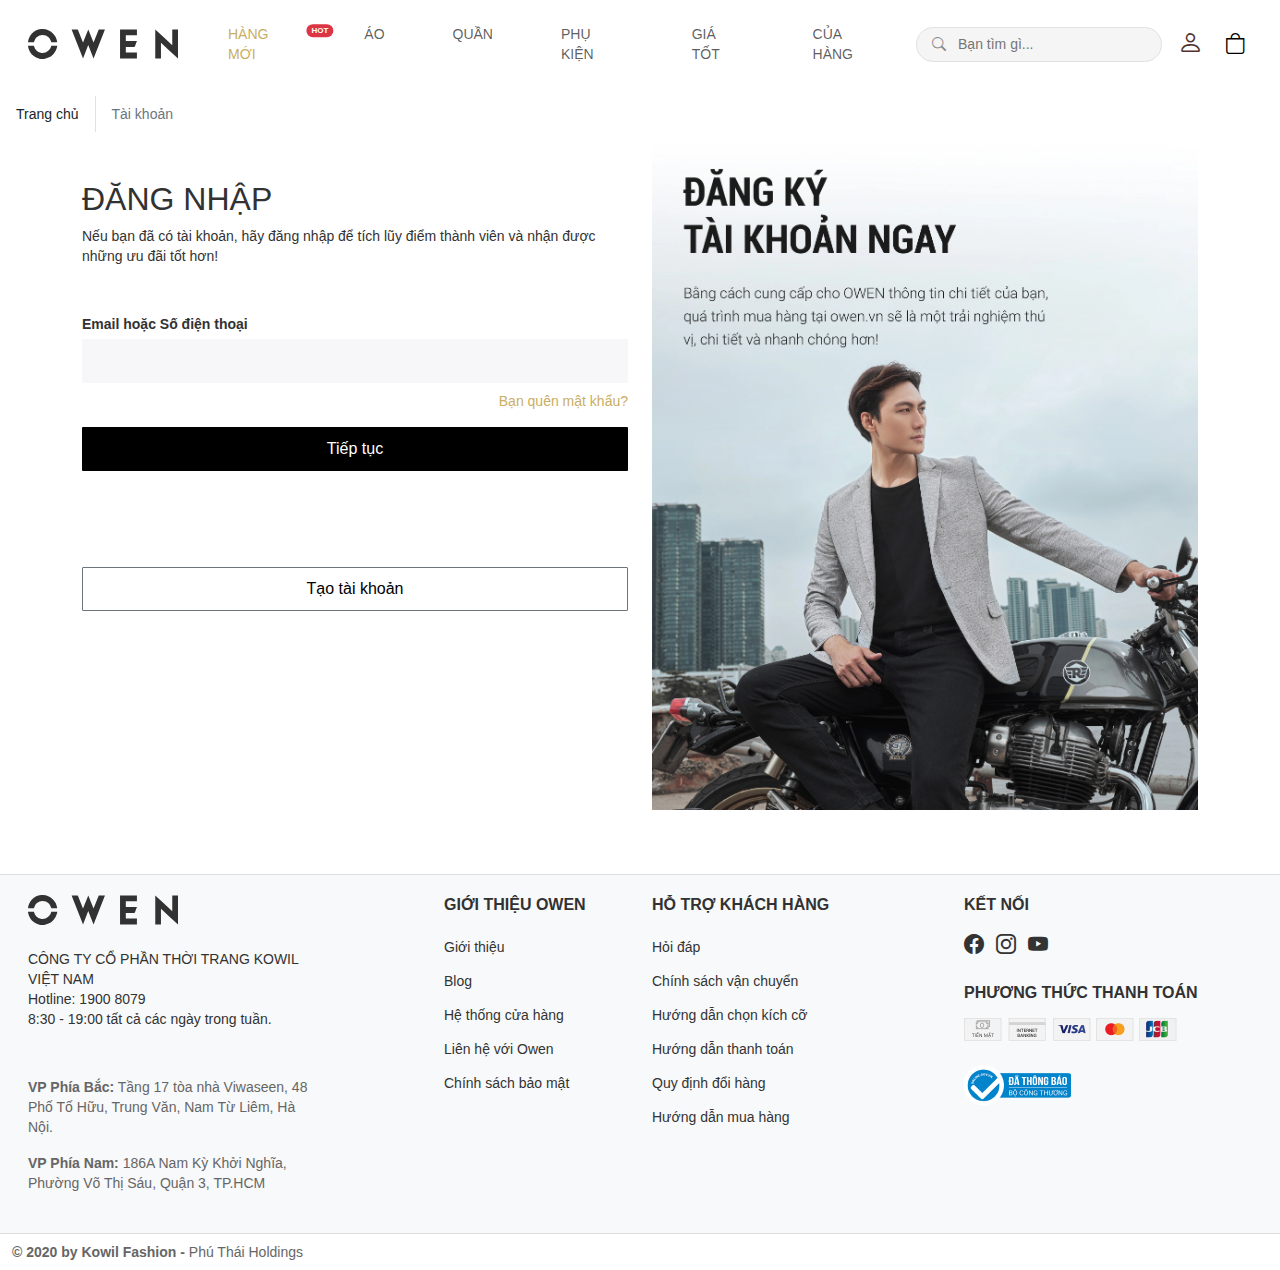
<file: dangnhap.html>
<!DOCTYPE html>
<html lang="en">

<head>
  <meta charset="UTF-8" />
  <meta name="viewport" content="width=device-width, initial-scale=1.0" />
  <link href="https://cdn.jsdelivr.net/npm/bootstrap@5.3.3/dist/css/bootstrap.min.css" rel="stylesheet"
    integrity="sha384-QWTKZyjpPEjISv5WaRU9OFeRpok6YctnYmDr5pNlyT2bRjXh0JMhjY6hW+ALEwIH" crossorigin="anonymous" />
  <script src="https://cdn.jsdelivr.net/npm/bootstrap@5.3.3/dist/js/bootstrap.bundle.min.js"
    integrity="sha384-YvpcrYf0tY3lHB60NNkmXc5s9fDVZLESaAA55NDzOxhy9GkcIdslK1eN7N6jIeHz"
    crossorigin="anonymous"></script>
  <link rel="stylesheet" href="https://cdn.jsdelivr.net/npm/bootstrap-icons@1.11.3/font/bootstrap-icons.min.css" />
  <link rel="stylesheet" href="assets/style.css" />
  <link rel="icon" href="img-th6/logo_owen_file_icon.webp">
  <title>Michael Owen - Siêu tiền đạo người anh</title>
</head>

<body>
  <header class="header">
    <nav class="navbar navbar-expand-lg p-3 fixed-top bg-white">
      <div class="container-fluid">
        <div class="mobile-narbar d-none">
          <button class="navbar-toggler" type="button" data-bs-toggle="offcanvas" data-bs-target="#offcanvasExample"
            aria-controls="offcanvasExample">
            <span class="navbar-toggler-icon"></span>
          </button>
          <div class="offcanvas offcanvas-start" tabindex="-1" id="offcanvasExample"
            aria-labelledby="offcanvasExampleLabel">
            <div class="offcanvas-body">
              <!-- Nav tabs -->
              <ul class="nav nav-tabs mb-3" id="myTab" role="tablist">
                <li class="nav-item" role="presentation">
                  <button class="nav-link active" id="menu-tab" data-bs-toggle="tab" data-bs-target="#menu"
                    type="button" role="tab" aria-controls="menu" aria-selected="true">Menu</button>
                </li>
                <li class="nav-item" role="presentation">
                  <button class="nav-link" id="user-tab" data-bs-toggle="tab" data-bs-target="#user" type="button"
                    role="tab" aria-controls="user" aria-selected="false">Tài khoản</button>
                </li>
              </ul>

              <!-- Tab panes -->
              <div class="tab-content">
                <div class="tab-pane active" id="menu" role="tabpanel" aria-labelledby="menu-tab" tabindex="0">
                  <ul class="list-group">
                    <li class="list-group-item border-0 border-bottom">
                      <a href="index.html">HÀNG MỚI</a>
                    </li>
                    <li class="list-group-item border-0 border-bottom">
                      <a href="">GIÁ TỐT</a>
                      <!-- <div class="dropdown">
                        <button type="button" data-bs-toggle="dropdown" class="btn dropdown-toggle">
                        </button> -->
                      <!-- Menu dropdown -->
                      <!-- <ul class="dropdown-menu">
                          <li><a class="dropdown-item" href="#">Action</a></li>
                          <li><a class="dropdown-item" href="#">Another action</a></li>
                          <li><a class="dropdown-item" href="#">Something else here</a></li>
                        </ul>
                      </div> -->
                    </li>
                    <li class="list-group-item border-0 border-bottom"><a href="ao.html">ÁO</a></li>
                    <li class="list-group-item border-0 border-bottom"><a href="">QUẦN</a></li>
                    <li class="list-group-item border-0 border-bottom"><a href="">PHỤ KIỆN</a></li>
                    <li class="list-group-item border-0 border-bottom"><a href="">CỬA HÀNG</a></li>
                  </ul>
                </div>
                <div class="tab-pane" id="user" role="tabpanel" aria-labelledby="user-tab" tabindex="0">
                  <ul class="list-group">
                    <li class="list-group-item border-0 border-bottom"><a href="dangnhap.html">Đăng nhập</a></li>
                    <li class="list-group-item border-0 border-bottom"><a href="dangki.html">Tạo tài khoản</a></li>
                  </ul>
                </div>
              </div>
            </div>
          </div>
        </div>
        <a class="navbar-brand" href="index.html">
          <img src="img-th6/logo.svg" alt="Bootstrap" />
        </a>
        <div class="collapse navbar-collapse" id="navbarNavAltMarkup">
          <ul class="navbar-nav me-auto mb-2 mb-lg-0 m-auto">
            <li class="nav-item px-3">
              <a class="nav-link active" aria-current="page" href="index.html">HÀNG MỚI</a>
              <span class="position-absolute translate-middle badge rounded-pill bg-danger"
                style="top: 35%; left: 25%; font-size: 8px;">
                HOT</span>
            </li>
            <li class="nav-item menu px-3">
              <a class="nav-link" href="ao.html">ÁO</a>
              <ul class="dropdown-menu" aria-labelledby="navbarDropdown">
                <div class="row">
                  <div class="col-md-6">
                    <div class="row justify-content-end">
                      <div class="col-md-2 me-5">
                        <strong class="dropdown-header">Áo</strong>
                        <a class="dropdown-item" href="#">Áo Sơ Mi</a>
                        <a class="dropdown-item" href="#">Áo Sơ Mi Trắng</a>
                        <a class="dropdown-item" href="#">Áo Jacket</a>
                        <a class="dropdown-item" href="#">Áo Blazer</a>
                        <a class="dropdown-item" href="#">Áo Polo</a>
                        <a class="dropdown-item" href="#">Áo T-Shirt</a>
                        <a class="dropdown-item" href="#">Áo Veston</a>
                        <a class="dropdown-item" href="#">Áo Len</a>
                        <a class="dropdown-item" href="#">Bộ mặc nhà</a>
                      </div>
                      <div class="col-md-2 me-5">
                        <strong class="dropdown-header">Quần</strong>
                        <a class="dropdown-item" href="#">Quần Tây</a>
                        <a class="dropdown-item" href="#">Quần Short</a>
                        <a class="dropdown-item" href="#">Quần Khaki</a>
                        <a class="dropdown-item" href="#">Quần Jeans</a>
                        <a class="dropdown-item" href="#">Quần Jogger</a>
                      </div>
                      <div class="col-md-2 me-5">
                        <strong class="dropdown-header">Phụ Kiện</strong>
                        <a class="dropdown-item" href="#">Đồ Lót</a>
                        <a class="dropdown-item" href="#">Tất</a>
                        <a class="dropdown-item" href="#">Dây Lưng</a>
                        <a class="dropdown-item" href="#">Ví Da</a>
                        <a class="dropdown-item" href="#">Cà Vạt</a>
                      </div>
                    </div>
                  </div>
                  <div class="col-md-6 p-4">
                    <img src="img-th6/1500_x_550_o_2 (1).webp" class="img-fluid" alt="">
                  </div>
              </ul>
            </li>
            <li class="nav-item menu px-3">
              <a class="nav-link" href="#">QUẦN</a>
              <ul class="dropdown-menu" aria-labelledby="navbarDropdown">
                <div class="row">
                  <div class="col-md-6">
                    <div class="row justify-content-end">
                      <div class="col-md-2 me-5">
                        <strong class="dropdown-header">Áo</strong>
                        <a class="dropdown-item" href="#">Áo Sơ Mi</a>
                        <a class="dropdown-item" href="#">Áo Sơ Mi Trắng</a>
                        <a class="dropdown-item" href="#">Áo Jacket</a>
                        <a class="dropdown-item" href="#">Áo Blazer</a>
                        <a class="dropdown-item" href="#">Áo Polo</a>
                        <a class="dropdown-item" href="#">Áo T-Shirt</a>
                        <a class="dropdown-item" href="#">Áo Veston</a>
                        <a class="dropdown-item" href="#">Áo Len</a>
                        <a class="dropdown-item" href="#">Bộ mặc nhà</a>
                      </div>
                      <div class="col-md-2 me-5">
                        <strong class="dropdown-header">Quần</strong>
                        <a class="dropdown-item" href="#">Quần Tây</a>
                        <a class="dropdown-item" href="#">Quần Short</a>
                        <a class="dropdown-item" href="#">Quần Khaki</a>
                        <a class="dropdown-item" href="#">Quần Jeans</a>
                        <a class="dropdown-item" href="#">Quần Jogger</a>
                      </div>
                      <div class="col-md-2 me-5">
                        <strong class="dropdown-header">Phụ Kiện</strong>
                        <a class="dropdown-item" href="#">Đồ Lót</a>
                        <a class="dropdown-item" href="#">Tất</a>
                        <a class="dropdown-item" href="#">Dây Lưng</a>
                        <a class="dropdown-item" href="#">Ví Da</a>
                        <a class="dropdown-item" href="#">Cà Vạt</a>
                      </div>
                    </div>
                  </div>
                  <div class="col-md-6 p-4">
                    <img src="img-th6/qu_n_021024.webp" class="img-fluid" alt="">
                  </div>
              </ul>
            </li>
            <li class="nav-item menu px-3">
              <a class="nav-link" href="#">PHỤ KIỆN</a>
              <ul class="dropdown-menu" aria-labelledby="navbarDropdown">
                <div class="row">
                  <div class="col-md-6">
                    <div class="row justify-content-end">
                      <div class="col-md-2 me-5">
                        <strong class="dropdown-header">Áo</strong>
                        <a class="dropdown-item" href="#">Áo Sơ Mi</a>
                        <a class="dropdown-item" href="#">Áo Sơ Mi Trắng</a>
                        <a class="dropdown-item" href="#">Áo Jacket</a>
                        <a class="dropdown-item" href="#">Áo Blazer</a>
                        <a class="dropdown-item" href="#">Áo Polo</a>
                        <a class="dropdown-item" href="#">Áo T-Shirt</a>
                        <a class="dropdown-item" href="#">Áo Veston</a>
                        <a class="dropdown-item" href="#">Áo Len</a>
                        <a class="dropdown-item" href="#">Bộ mặc nhà</a>
                      </div>
                      <div class="col-md-2 me-5">
                        <strong class="dropdown-header">Quần</strong>
                        <a class="dropdown-item" href="#">Quần Tây</a>
                        <a class="dropdown-item" href="#">Quần Short</a>
                        <a class="dropdown-item" href="#">Quần Khaki</a>
                        <a class="dropdown-item" href="#">Quần Jeans</a>
                        <a class="dropdown-item" href="#">Quần Jogger</a>
                      </div>
                      <div class="col-md-2 me-5">
                        <strong class="dropdown-header">Phụ Kiện</strong>
                        <a class="dropdown-item" href="#">Đồ Lót</a>
                        <a class="dropdown-item" href="#">Tất</a>
                        <a class="dropdown-item" href="#">Dây Lưng</a>
                        <a class="dropdown-item" href="#">Ví Da</a>
                        <a class="dropdown-item" href="#">Cà Vạt</a>
                      </div>
                    </div>
                  </div>
                  <div class="col-md-6 p-4">
                    <img src="img-th6/ph_-ki_n-021024_optimized.webp" class="img-fluid" alt="">
                  </div>
              </ul>
            </li>
            <li class="nav-item menu px-3">
              <a class="nav-link" href="#">GIÁ TỐT</a>
              <ul class="dropdown-menu" tabindex="-1" aria-labelledby="navbarDropdown">
                <div class="row">
                  <div class="col-md-6">
                    <div class="row justify-content-center">
                      <div class="col-md-2 me-5">
                        <strong class="dropdown-header">Giá tốt</strong>
                        <a class="dropdown-item" href="#">Áo Sơ Mi</a>
                        <a class="dropdown-item" href="#">Polo-Tshirt</a>
                        <a class="dropdown-item" href="#">Quần Giá Tốt</a>
                        <a class="dropdown-item" href="#">Ưu Đãi Đặc Biệt</a>
                      </div>
                    </div>
                  </div>
                  <div class="col-md-6 p-4">
                    <img src="img-th6/gi_-t_t-021024_optimized.webp" class="img-fluid" alt="">
                  </div>
              </ul>
            </li>
            <li class="nav-item px-3">
              <a class="nav-link" href="#">CỦA HÀNG</a>
            </li>
          </ul>
          <div class="search-bar">
            <i class="bi bi-search"></i>
            <input type="text" placeholder="Bạn tìm gì..." />
          </div>
          <div class="account ms-3">
            <a href="dangnhap.html">
              <i class="bi bi-person"></i>
            </a>
            <div class="dropdown-account">
              <ul class="account-item list-group">
                <li class="list-group-item p-0">
                  <a href="dangnhap.html" class="p-3 w-100 d-flex">Đăng nhập</a>
                </li>
                <li class="list-group-item p-0">
                  <a href="dangki.html" class="p-3 w-100 d-flex">Tạo tài khoản</a>
                </li>
              </ul>
            </div>
          </div>
        </div>
        <div class="mobile-search d-none">
          <button class="btn" type="button" data-bs-toggle="offcanvas" data-bs-target="#offcanvasRight"
            aria-controls="offcanvasRight"><i class="bi bi-search"></i></button>
          <div class="offcanvas offcanvas-end p-3" tabindex="-1" id="offcanvasRight"
            aria-labelledby="offcanvasRightLabel">
            <div class="offcanvas-body">
              <input type="search" placeholder="Nhập từ khóa tìm kiếm" name="" id="">
              <div class="mt-4">
                <h5>TÌM KIẾM GẦN ĐÂY</h5>
              </div>
            </div>
          </div>
        </div>
        <div class="cart ms-3">
          <button type="button" id="cart-btn" class="border-0 bg-transparent" data-bs-toggle="modal"
            data-bs-target="#exampleModal">
            <span><i class="bi bi-bag"></i></span>
          </button>
          <div class="minicart text-center" id="minicart">
            <div id="card-logo">
              <img src="img-th6/minicart.svg" class="" alt="">
            </div>
            <div id="cart-items">
              <p>Không có sản phẩm nào trong giỏ hàng của bạn.</p>
            </div>
            <!-- <div class="cart-footer">
                <p>Tổng: <span id="cart-total">$0</span></p>
                <button id="checkout-btn">Thanh toán</button>
              </div> -->
          </div>
        </div>
      </div>
    </nav>
    <!-- <nav class="navbar py-0 border-bottom px-3 bg-white">
            <div class="container-fluid">
                <p
                 class="navbar-text p-0 m-0">
                    <i class="bi bi-telephone-fill"></i>
                    Hỗ trợ khách hàng: <strong>1900 8079</strong>
                </p>
            </div>
        </nav> -->
  </header>
  <main class="content">
    <div class="container-fuild">
      <div class="pt-5 mt-5">
        <ul class="list-group list-group-flush list-group-horizontal">
          <li class="list-group-item border-0 border-end">
            <a href="index.html" class="text-decoration-none text-dark">Trang chủ
            </a>
          </li>
          <li class="list-group-item border-0 text-secondary">Tài khoản</li>
        </ul>
      </div>
    </div>
    <div class="container">
      <div class="row">
        <div class="col-md-6 pt-5">
          <h2>ĐĂNG NHẬP</h2>
          <p>
            Nếu bạn đã có tài khoản, hãy đăng nhập để tích lũy điểm thành viên
            và nhận được những ưu đãi tốt hơn!
          </p>
          <form>
            <div class="info mt-5">
              <strong>Email hoặc Số điện thoại</strong>
              <input id="emailOrPhone" type="text" class="form-control" style="
                    width: 100%;
                    height: 44px;
                    border-radius: 1px;
                    border: 0;
                    background-color: rgba(239, 239, 244, 0.5);
                    margin-top: 5px;
                  " />
              <div id="feedback" class="invalid-feedback" style="display: none">
                Vui lòng nhập Email hoặc Số điện thoại!
              </div>
              <div class="text-end mt-2">
                <a href="#" class="text-decoration-none" style="color: #c9ae63"><span>Bạn quên mật khẩu?</span></a>
              </div>
              <button id="submitBtn" type="submit" class="btn bg-black text-white w-100 mt-3 mb-5"
                style="width: 100%; height: 44px; border-radius: 1px">
                Tiếp tục
              </button>
            </div>
            <button type="submit" class="btn btn-outline-secondary text-white w-100 mt-5"
              style="width: 100%; height: 44px; border-radius: 1px">
              <a href="dangki.html" class="text-decoration-none" style="color: black">Tạo tài khoản</a>
            </button>
          </form>
        </div>
        <div class="col-md-6">
          <img src="img-th6/account.webp" class="img-fluid" alt="" />
        </div>
      </div>
    </div>
  </main>
  <footer class="footer pt-3 mt-5">
    <div class="container-fluid">
      <div class="row">
        <div class="col-md-4 mb-4">
          <div class="w-75">
            <img src="img-th6/logo-footer.svg" class="img-fluid pb-4" alt="">
            <div class="hotline p-0 pb-5">
              <p>CÔNG TY CỔ PHẦN THỜI TRANG KOWIL VIỆT NAM</p>
              <p>Hotline: 1900 8079</p>
              <p>8:30 - 19:00 tất cả các ngày trong tuần.</p>
            </div>
            <p><strong>VP Phía Bắc:</strong> Tầng 17 tòa nhà Viwaseen, 48 Phố Tố Hữu, Trung Văn, Nam Từ Liêm, Hà Nội.
            </p>
            <p><strong>VP Phía Nam:</strong> 186A Nam Kỳ Khởi Nghĩa, Phường Võ Thị Sáu, Quận 3, TP.HCM</p>
          </div>
        </div>

        <div class="col-md-2 mb-4">
          <h5>GIỚI THIỆU OWEN</h5>
          <ul class="list-unstyled">
            <li><a href="#">Giới thiệu</a></li>
            <li><a href="#">Blog</a></li>
            <li><a href="#">Hệ thống cửa hàng</a></li>
            <li><a href="#">Liên hệ với Owen</a></li>
            <li><a href="#">Chính sách bảo mật</a></li>
          </ul>
        </div>
        <div class="col-md-3 mb-4">
          <h5>HỖ TRỢ KHÁCH HÀNG</h5>
          <ul class="list-unstyled">
            <li><a href="#">Hỏi đáp</a></li>
            <li><a href="#">Chính sách vận chuyển</a></li>
            <li><a href="#">Hướng dẫn chọn kích cỡ</a></li>
            <li><a href="#">Hướng dẫn thanh toán</a></li>
            <li><a href="#">Quy định đổi hàng</a></li>
            <li><a href="#">Hướng dẫn mua hàng</a></li>
          </ul>
        </div>

        <div class="col-md-3 mb-4">
          <h5>KẾT NỐI</h5>
          <a href="#" class="me-2"><i class="bi bi-facebook"></i></a>
          <a href="#" class="me-2"><i class="bi bi-instagram"></i></a>
          <a href="#"><i class="bi bi-youtube"></i></a>

          <h5 class="mt-4">PHƯƠNG THỨC THANH TOÁN</h5>
          <img src="img-th6/pay.webp" alt="Visa" class="img-fluid" />
          <div class="mt-4">
            <img src="img-th6/vertify.webp" class="img-fluid" alt="">
          </div>
        </div>
      </div>

      <div class="footer-bottom py-2">
        <div class="text-start">
          <p class="mb-0"> <strong>© 2020 by Kowil Fashion -</strong> Phú Thái Holdings</p>
        </div>
      </div>
    </div>
  </footer>
  <script src="assets/user.js"></script>
  <script src="assets/index.js"></script>
</body>

</html>
</file>
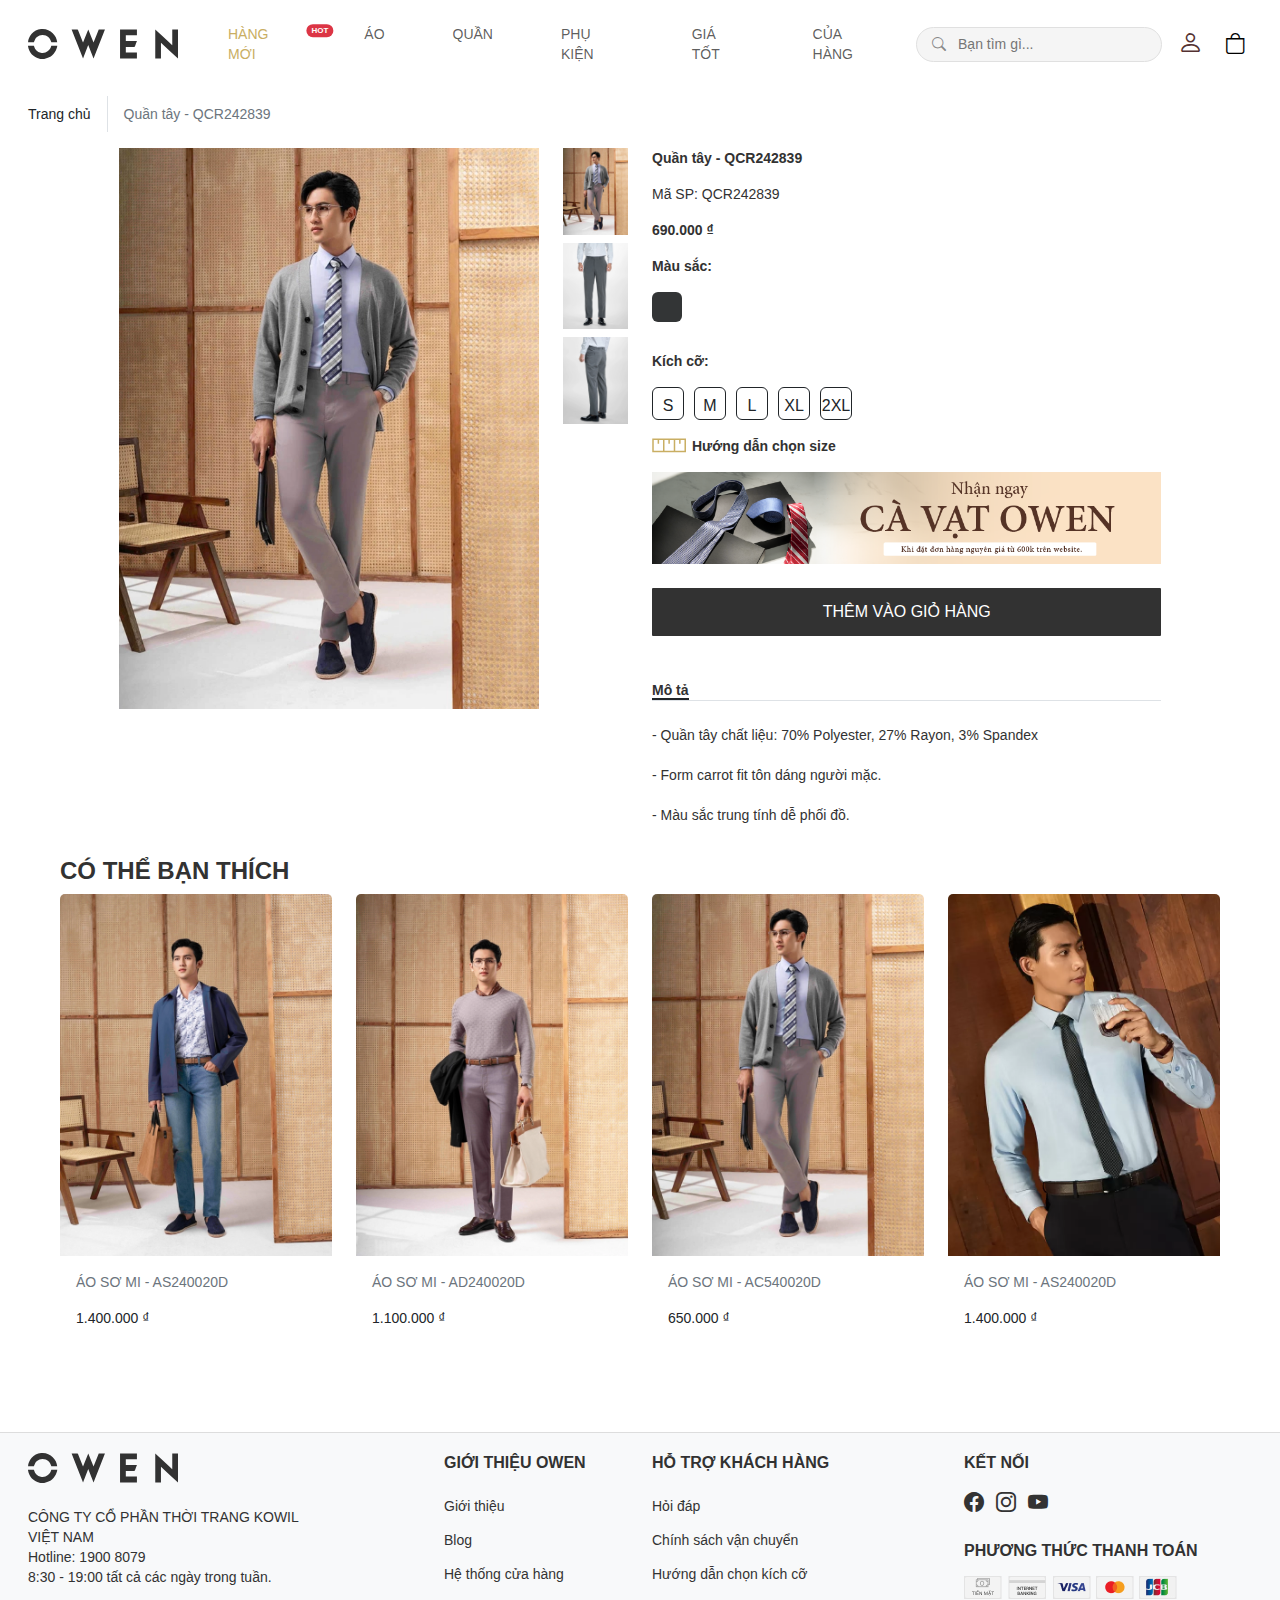
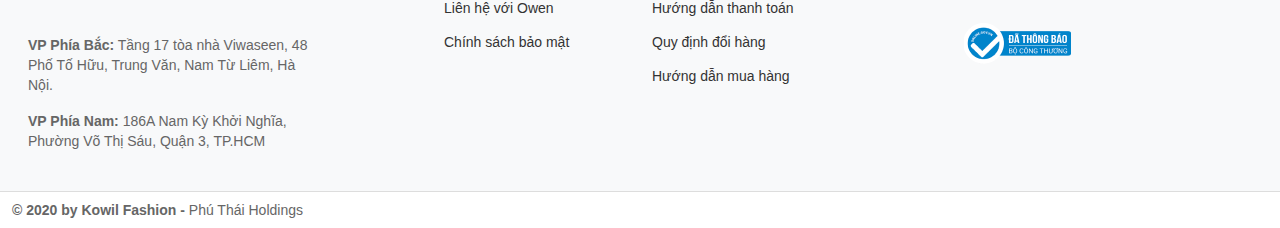
<file: quan_tay.html>
<!DOCTYPE html>
<html lang="en">

<head>
    <meta charset="UTF-8">
    <meta name="viewport" content="width=device-width, initial-scale=1.0">
    <link href="https://cdn.jsdelivr.net/npm/bootstrap@5.3.3/dist/css/bootstrap.min.css" rel="stylesheet"
        integrity="sha384-QWTKZyjpPEjISv5WaRU9OFeRpok6YctnYmDr5pNlyT2bRjXh0JMhjY6hW+ALEwIH" crossorigin="anonymous">
    <script src="https://cdn.jsdelivr.net/npm/bootstrap@5.3.3/dist/js/bootstrap.bundle.min.js"
        integrity="sha384-YvpcrYf0tY3lHB60NNkmXc5s9fDVZLESaAA55NDzOxhy9GkcIdslK1eN7N6jIeHz"
        crossorigin="anonymous"></script>
    <link rel="stylesheet" href="https://cdn.jsdelivr.net/npm/bootstrap-icons@1.11.3/font/bootstrap-icons.min.css">
    <link rel="stylesheet" href="assets/products.css">
    <link rel="stylesheet" href="assets/style.css">
    <link rel="icon" href="img-th6/logo_owen_file_icon.webp">
    <title>Michael Owen - Siêu tiền đạo người anh</title>
</head>

<body>
    <header class="header">
        <nav class="navbar navbar-expand-lg p-3 fixed-top bg-white">
            <div class="container-fluid">
                <div class="mobile-narbar d-none">
                    <button class="navbar-toggler" type="button" data-bs-toggle="offcanvas"
                        data-bs-target="#offcanvasExample" aria-controls="offcanvasExample">
                        <span class="navbar-toggler-icon"></span>
                    </button>
                    <div class="offcanvas offcanvas-start" tabindex="-1" id="offcanvasExample"
                        aria-labelledby="offcanvasExampleLabel">
                        <div class="offcanvas-body">
                            <!-- Nav tabs -->
                            <ul class="nav nav-tabs mb-3" id="myTab" role="tablist">
                                <li class="nav-item" role="presentation">
                                    <button class="nav-link active" id="menu-tab" data-bs-toggle="tab"
                                        data-bs-target="#menu" type="button" role="tab" aria-controls="menu"
                                        aria-selected="true">Menu</button>
                                </li>
                                <li class="nav-item" role="presentation">
                                    <button class="nav-link" id="user-tab" data-bs-toggle="tab" data-bs-target="#user"
                                        type="button" role="tab" aria-controls="user" aria-selected="false">Tài
                                        khoản</button>
                                </li>
                            </ul>

                            <!-- Tab panes -->
                            <div class="tab-content">
                                <div class="tab-pane active" id="menu" role="tabpanel" aria-labelledby="menu-tab"
                                    tabindex="0">
                                    <ul class="list-group">
                                        <li class="list-group-item border-0 border-bottom">
                                            <a href="index.html">HÀNG MỚI</a>
                                        </li>
                                        <li class="list-group-item border-0 border-bottom">
                                            <a href="">GIÁ TỐT</a>
                                            <!-- <div class="dropdown">
                        <button type="button" data-bs-toggle="dropdown" class="btn dropdown-toggle">
                        </button> -->
                                            <!-- Menu dropdown -->
                                            <!-- <ul class="dropdown-menu">
                          <li><a class="dropdown-item" href="#">Action</a></li>
                          <li><a class="dropdown-item" href="#">Another action</a></li>
                          <li><a class="dropdown-item" href="#">Something else here</a></li>
                        </ul>
                      </div> -->
                                        </li>
                                        <li class="list-group-item border-0 border-bottom"><a href="ao.html">ÁO</a></li>
                                        <li class="list-group-item border-0 border-bottom"><a href="">QUẦN</a></li>
                                        <li class="list-group-item border-0 border-bottom"><a href="">PHỤ KIỆN</a></li>
                                        <li class="list-group-item border-0 border-bottom"><a href="">CỬA HÀNG</a></li>
                                    </ul>
                                </div>
                                <div class="tab-pane" id="user" role="tabpanel" aria-labelledby="user-tab" tabindex="0">
                                    <ul class="list-group">
                                        <li class="list-group-item border-0 border-bottom"><a href="dangnhap.html">Đăng
                                                nhập</a></li>
                                        <li class="list-group-item border-0 border-bottom"><a href="dangki.html">Tạo
                                                tài khoản</a></li>
                                    </ul>
                                </div>
                            </div>
                        </div>
                    </div>
                </div>
                <a class="navbar-brand" href="index.html">
                    <img src="img-th6/logo.svg" alt="Bootstrap" />
                </a>
                <div class="collapse navbar-collapse" id="navbarNavAltMarkup">
                    <ul class="navbar-nav me-auto mb-2 mb-lg-0 m-auto">
                        <li class="nav-item px-3">
                            <a class="nav-link active" aria-current="page" href="index.html">HÀNG MỚI</a>
                            <span class="position-absolute translate-middle badge rounded-pill bg-danger"
                                style="top: 35%; left: 25%; font-size: 8px;">
                                HOT</span>
                        </li>
                        <li class="nav-item menu px-3">
                            <a class="nav-link" href="ao.html">ÁO</a>
                            <ul class="dropdown-menu" aria-labelledby="navbarDropdown">
                                <div class="row">
                                    <div class="col-md-6">
                                        <div class="row justify-content-end">
                                            <div class="col-md-2 me-5">
                                                <strong class="dropdown-header">Áo</strong>
                                                <a class="dropdown-item" href="#">Áo Sơ Mi</a>
                                                <a class="dropdown-item" href="#">Áo Sơ Mi Trắng</a>
                                                <a class="dropdown-item" href="#">Áo Jacket</a>
                                                <a class="dropdown-item" href="#">Áo Blazer</a>
                                                <a class="dropdown-item" href="#">Áo Polo</a>
                                                <a class="dropdown-item" href="#">Áo T-Shirt</a>
                                                <a class="dropdown-item" href="#">Áo Veston</a>
                                                <a class="dropdown-item" href="#">Áo Len</a>
                                                <a class="dropdown-item" href="#">Bộ mặc nhà</a>
                                            </div>
                                            <div class="col-md-2 me-5">
                                                <strong class="dropdown-header">Quần</strong>
                                                <a class="dropdown-item" href="#">Quần Tây</a>
                                                <a class="dropdown-item" href="#">Quần Short</a>
                                                <a class="dropdown-item" href="#">Quần Khaki</a>
                                                <a class="dropdown-item" href="#">Quần Jeans</a>
                                                <a class="dropdown-item" href="#">Quần Jogger</a>
                                            </div>
                                            <div class="col-md-2 me-5">
                                                <strong class="dropdown-header">Phụ Kiện</strong>
                                                <a class="dropdown-item" href="#">Đồ Lót</a>
                                                <a class="dropdown-item" href="#">Tất</a>
                                                <a class="dropdown-item" href="#">Dây Lưng</a>
                                                <a class="dropdown-item" href="#">Ví Da</a>
                                                <a class="dropdown-item" href="#">Cà Vạt</a>
                                            </div>
                                        </div>
                                    </div>
                                    <div class="col-md-6 p-4">
                                        <img src="img-th6/1500_x_550_o_2 (1).webp" class="img-fluid" alt="">
                                    </div>
                            </ul>
                        </li>
                        <li class="nav-item menu px-3">
                            <a class="nav-link" href="#">QUẦN</a>
                            <ul class="dropdown-menu" aria-labelledby="navbarDropdown">
                                <div class="row">
                                    <div class="col-md-6">
                                        <div class="row justify-content-end">
                                            <div class="col-md-2 me-5">
                                                <strong class="dropdown-header">Áo</strong>
                                                <a class="dropdown-item" href="#">Áo Sơ Mi</a>
                                                <a class="dropdown-item" href="#">Áo Sơ Mi Trắng</a>
                                                <a class="dropdown-item" href="#">Áo Jacket</a>
                                                <a class="dropdown-item" href="#">Áo Blazer</a>
                                                <a class="dropdown-item" href="#">Áo Polo</a>
                                                <a class="dropdown-item" href="#">Áo T-Shirt</a>
                                                <a class="dropdown-item" href="#">Áo Veston</a>
                                                <a class="dropdown-item" href="#">Áo Len</a>
                                                <a class="dropdown-item" href="#">Bộ mặc nhà</a>
                                            </div>
                                            <div class="col-md-2 me-5">
                                                <strong class="dropdown-header">Quần</strong>
                                                <a class="dropdown-item" href="#">Quần Tây</a>
                                                <a class="dropdown-item" href="#">Quần Short</a>
                                                <a class="dropdown-item" href="#">Quần Khaki</a>
                                                <a class="dropdown-item" href="#">Quần Jeans</a>
                                                <a class="dropdown-item" href="#">Quần Jogger</a>
                                            </div>
                                            <div class="col-md-2 me-5">
                                                <strong class="dropdown-header">Phụ Kiện</strong>
                                                <a class="dropdown-item" href="#">Đồ Lót</a>
                                                <a class="dropdown-item" href="#">Tất</a>
                                                <a class="dropdown-item" href="#">Dây Lưng</a>
                                                <a class="dropdown-item" href="#">Ví Da</a>
                                                <a class="dropdown-item" href="#">Cà Vạt</a>
                                            </div>
                                        </div>
                                    </div>
                                    <div class="col-md-6 p-4">
                                        <img src="img-th6/qu_n_021024.webp" class="img-fluid" alt="">
                                    </div>
                            </ul>
                        </li>
                        <li class="nav-item menu px-3">
                            <a class="nav-link" href="#">PHỤ KIỆN</a>
                            <ul class="dropdown-menu" aria-labelledby="navbarDropdown">
                                <div class="row">
                                    <div class="col-md-6">
                                        <div class="row justify-content-end">
                                            <div class="col-md-2 me-5">
                                                <strong class="dropdown-header">Áo</strong>
                                                <a class="dropdown-item" href="#">Áo Sơ Mi</a>
                                                <a class="dropdown-item" href="#">Áo Sơ Mi Trắng</a>
                                                <a class="dropdown-item" href="#">Áo Jacket</a>
                                                <a class="dropdown-item" href="#">Áo Blazer</a>
                                                <a class="dropdown-item" href="#">Áo Polo</a>
                                                <a class="dropdown-item" href="#">Áo T-Shirt</a>
                                                <a class="dropdown-item" href="#">Áo Veston</a>
                                                <a class="dropdown-item" href="#">Áo Len</a>
                                                <a class="dropdown-item" href="#">Bộ mặc nhà</a>
                                            </div>
                                            <div class="col-md-2 me-5">
                                                <strong class="dropdown-header">Quần</strong>
                                                <a class="dropdown-item" href="#">Quần Tây</a>
                                                <a class="dropdown-item" href="#">Quần Short</a>
                                                <a class="dropdown-item" href="#">Quần Khaki</a>
                                                <a class="dropdown-item" href="#">Quần Jeans</a>
                                                <a class="dropdown-item" href="#">Quần Jogger</a>
                                            </div>
                                            <div class="col-md-2 me-5">
                                                <strong class="dropdown-header">Phụ Kiện</strong>
                                                <a class="dropdown-item" href="#">Đồ Lót</a>
                                                <a class="dropdown-item" href="#">Tất</a>
                                                <a class="dropdown-item" href="#">Dây Lưng</a>
                                                <a class="dropdown-item" href="#">Ví Da</a>
                                                <a class="dropdown-item" href="#">Cà Vạt</a>
                                            </div>
                                        </div>
                                    </div>
                                    <div class="col-md-6 p-4">
                                        <img src="img-th6/ph_-ki_n-021024_optimized.webp" class="img-fluid" alt="">
                                    </div>
                            </ul>
                        </li>
                        <li class="nav-item menu px-3">
                            <a class="nav-link" href="#">GIÁ TỐT</a>
                            <ul class="dropdown-menu" tabindex="-1" aria-labelledby="navbarDropdown">
                                <div class="row">
                                    <div class="col-md-6">
                                        <div class="row justify-content-center">
                                            <div class="col-md-2 me-5">
                                                <strong class="dropdown-header">Giá tốt</strong>
                                                <a class="dropdown-item" href="#">Áo Sơ Mi</a>
                                                <a class="dropdown-item" href="#">Polo-Tshirt</a>
                                                <a class="dropdown-item" href="#">Quần Giá Tốt</a>
                                                <a class="dropdown-item" href="#">Ưu Đãi Đặc Biệt</a>
                                            </div>
                                        </div>
                                    </div>
                                    <div class="col-md-6 p-4">
                                        <img src="img-th6/gi_-t_t-021024_optimized.webp" class="img-fluid" alt="">
                                    </div>
                            </ul>
                        </li>
                        <li class="nav-item px-3">
                            <a class="nav-link" href="#">CỦA HÀNG</a>
                        </li>
                    </ul>
                    <div class="search-bar">
                        <i class="bi bi-search"></i>
                        <input type="text" placeholder="Bạn tìm gì..." />
                    </div>
                    <div class="account ms-3">
                        <a href="dangnhap.html">
                            <i class="bi bi-person"></i>
                        </a>
                        <div class="dropdown-account">
                            <ul class="account-item list-group">
                                <li class="list-group-item p-0">
                                    <a href="dangnhap.html" class="p-3 w-100 d-flex">Đăng nhập</a>
                                </li>
                                <li class="list-group-item p-0">
                                    <a href="dangki.html" class="p-3 w-100 d-flex">Tạo tài khoản</a>
                                </li>
                            </ul>
                        </div>
                    </div>
                </div>
                <div class="mobile-search d-none">
                    <button class="btn" type="button" data-bs-toggle="offcanvas" data-bs-target="#offcanvasRight"
                        aria-controls="offcanvasRight"><i class="bi bi-search"></i></button>
                    <div class="offcanvas offcanvas-end p-3" tabindex="-1" id="offcanvasRight"
                        aria-labelledby="offcanvasRightLabel">
                        <div class="offcanvas-body">
                            <input type="search" placeholder="Nhập từ khóa tìm kiếm" name="" id="">
                            <div class="mt-4">
                                <h5>TÌM KIẾM GẦN ĐÂY</h5>
                            </div>
                        </div>
                    </div>
                </div>
                <div class="cart ms-3">
                    <a href="cart.html">
                        <button type="button" id="cart-btn" class="border-0 bg-transparent" data-bs-toggle="modal"
                            data-bs-target="#exampleModal">
                            <span><i class="bi bi-bag"></i></span>
                        </button>
                    </a>
                </div>
            </div>
        </nav>
        <!-- <nav class="navbar py-0 border-bottom px-3 bg-white">
            <div class="container-fluid">
                <p
                 class="navbar-text p-0 m-0">
                    <i class="bi bi-telephone-fill"></i>
                    Hỗ trợ khách hàng: <strong>1900 8079</strong>
                </p>
            </div>
        </nav> -->
    </header>
    <main class="content">
        <div class="container-fluid">
            <div class="pt-5 mt-5">
                <ul class="list-group list-group-flush  list-group-horizontal">
                    <li class="list-group-item border-0 border-end">
                        <a href="index.html" class="text-decoration-none text-dark">Trang chủ </a>
                    </li>
                    <li class="list-group-item border-0 text-secondary">
                        Quần tây - QCR242839
                    </li>
                </ul>
            </div>
            <div class="mt-3">
                <div class="row justify-content-center">
                    <div class="col-md-5 img-product">
                        <div class="row">
                            <div class="col-md-10">
                                <img id="mainImg" src="img-th6/z5868979586413_ce50f72726c2b3ad138d45988bf7cf10_1.webp"
                                    class="img-fluid" alt="">
                            </div>
                            <div class="col-md-2">
                                <img src="img-th6/z5868979586413_ce50f72726c2b3ad138d45988bf7cf10_1.webp"
                                    class="img-fluid img-sm" alt="" onclick="changeMainImage(this)">
                                <img src="img-th6/qcr242839._4.webp" class="img-fluid img-sm my-2" alt=""
                                    onclick="changeMainImage(this)">
                                <img src="img-th6/qcr242839._2.webp" class="img-fluid img-sm" alt=""
                                    onclick="changeMainImage(this)">
                            </div>
                        </div>
                    </div>
                    <div id="carouselExampleControlsNoTouching" class="img-product-mobile carousel slide"
                        data-bs-touch="false">
                        <div class="carousel-inner">
                            <div class="carousel-item active">
                                <img src="img-th6/as230551d..webp" class="d-block w-100" alt="...">
                            </div>
                            <div class="carousel-item">
                                <img src="img-th6/qcr242839._4.webp" class="d-block w-100" alt="...">
                            </div>
                            <div class="carousel-item">
                                <img src="img-th6/qcr242839._2.webp" class="d-block w-100" alt="...">
                            </div>
                        </div>
                        <button class="carousel-control-prev" type="button"
                            data-bs-target="#carouselExampleControlsNoTouching" data-bs-slide="prev">
                            <span class="carousel-control-prev-icon" aria-hidden="true"></span>
                            <span class="visually-hidden">Previous</span>
                        </button>
                        <button class="carousel-control-next" type="button"
                            data-bs-target="#carouselExampleControlsNoTouching" data-bs-slide="next">
                            <span class="carousel-control-next-icon" aria-hidden="true"></span>
                            <span class="visually-hidden">Next</span>
                        </button>
                    </div>
                    <div class="col-md-5">
                        <p><strong>Quần tây - QCR242839</strong></p>
                        <p>Mã SP:
                            QCR242839</p>
                        <p><strong>690.000 ₫</strong></p>
                        <p><strong class="mt-4">Màu sắc:</strong></p>
                        <div class="d-inline-block mb-4"
                            style="width: 30px; height: 30px; border-radius: 20%; background: #333536;"></div>
                        <div class="chose-size">
                            <p><strong>Kích cỡ:</strong></p>
                            <div class="d-flex" role="group" aria-label="Kích cỡ sản phẩm">
                                <input type="radio" class="btn-check" name="size" id="sizeS" autocomplete="off">
                                <label class="btn btn-outline-dark" for="sizeS">S</label>

                                <input type="radio" class="btn-check" name="size" id="sizeM" autocomplete="off">
                                <label class="btn btn-outline-dark" for="sizeM">M</label>

                                <input type="radio" class="btn-check" name="size" id="sizeL" autocomplete="off">
                                <label class="btn btn-outline-dark" for="sizeL">L</label>

                                <input type="radio" class="btn-check" name="size" id="sizeXL" autocomplete="off">
                                <label class="btn btn-outline-dark" for="sizeXL">XL</label>

                                <input type="radio" class="btn-check" name="size" id="size2XL" autocomplete="off">
                                <label class="btn btn-outline-dark" for="size2XL"><span>2XL</span></label>
                            </div>
                        </div>
                        <div class="size-guide my-3">
                            <a href="" style="background-image: url(img-th6/ruller.svg);" data-bs-toggle="modal"
                                data-bs-target="#staticBackdrop"><span>Hướng
                                    dẫn chọn size</span></a>
                            <!-- Button trigger modal -->
                            <!-- Modal -->
                            <div class="modal modal-lg fade" id="staticBackdrop" data-bs-backdrop="static"
                                data-bs-keyboard="false" tabindex="-1" aria-labelledby="staticBackdropLabel"
                                aria-hidden="true">
                                <div class="modal-dialog modal-dialog-scrollable">
                                    <div class="modal-content">
                                        <div class="modal-header">
                                            <h1 class="modal-title fs-5 m-auto" id="staticBackdropLabel">Hướng dẫn chọn
                                                size
                                            </h1>
                                            <button type="button" class="btn-close position-absolute"
                                                data-bs-dismiss="modal" aria-label="Close"></button>
                                        </div>
                                        <div class="modal-body">
                                            <img src="img-th6/b_ng_size_owen_2_1_.webp" class="img-fluid" alt="">
                                        </div>
                                    </div>
                                </div>
                            </div>
                        </div>
                        <div class="banner">
                            <img src="img-th6/Artboard_23_1.webp" class="img-fluid" alt="">
                        </div>

                        <div class="product-btn">
                            <a href="#" class="d-grid gap-2 my-4 text-decoration-none">
                                <button class="btn " type="button"
                                    onclick="addToCart(4, 'Quần tây - QCR242839', 690000 , 'img-th6/z5868979586413_ce50f72726c2b3ad138d45988bf7cf10_1.webp')">THÊM
                                    VÀO GIỎ HÀNG</button>
                            </a>
                        </div>
                        <br>
                        <strong class="border-bottom border-2 border-dark">Mô tả</strong>
                        <p class="pt-4 border-top">
                            <span class="">
                                - Quần tây chất liệu: 70% Polyester, 27% Rayon, 3% Spandex
                                <br>
                                <br>
                                - Form carrot fit tôn dáng người mặc.
                                <br>
                                <br>
                                - Màu sắc trung tính dễ phối đồ.
                            </span>
                        </p>
                    </div>
                </div>
            </div>
            <div class="mt-3 recommend">
                <h4><strong>CÓ THỂ BẠN THÍCH</strong></h4>
                <div class="row">
                    <div class="col-lg-3 col-6 mb-4">
                        <div class="card border-0" style="width: 100%">
                            <a href="ao_so_mi.html">
                                <img src="img-th6/2_133.webp" class="card-img-top" alt="ÁO SƠ MI - AS240020D" />
                            </a>
                            <div class="card-body">
                                <a href="ao_so_mi.html" class="btn btn-secondary mb-2">MUA NGAY</a>
                                <p class="card-text text-secondary">ÁO SƠ MI - AS240020D</p>
                                <span>1.400.000 ₫</span>
                            </div>
                        </div>
                    </div>
                    <div class="col-lg-3 col-6 mb-4">
                        <div class="card border-0" style="width: 100%">
                            <a href="ao_so_mi.html">
                                <img src="img-th6/35_4_1.webp" class="card-img-top" alt="ÁO SƠ MI - AD240020D" />
                            </a>
                            <div class="card-body">
                                <a href="ao_so_mi.html" class="btn btn-secondary">MUA NGAY</a>
                                <p class="card-text text-secondary">ÁO SƠ MI - AD240020D</p>
                                <span>1.100.000 ₫</span>
                            </div>
                        </div>
                    </div>
                    <div class="col-lg-3 col-6 mb-4">
                        <div class="card border-0" style="width: 100%">
                            <a href="ao_so_mi.html">
                                <img src="img-th6/z5868979586413_ce50f72726c2b3ad138d45988bf7cf10_1.webp"
                                    class="card-img-top" alt="ÁO SƠ MI - AC540020D" />
                            </a>
                            <div class="card-body">
                                <a href="ao_so_mi.html" class="btn btn-secondary">MUA NGAY</a>
                                <p class="card-text text-secondary">ÁO SƠ MI - AC540020D</p>
                                <span>650.000 ₫</span>
                            </div>
                        </div>
                    </div>
                    <div class="col-lg-3 col-6 mb-4">
                        <div class="card border-0" style="width: 100%">
                            <a href="ao_so_mi.html">
                                <img src="img-th6/as240011d_jpg.webp" class="card-img-top" alt="ÁO SƠ MI - AS240020D" />
                            </a>
                            <div class="card-body">
                                <a href="ao_so_mi.html" class="btn btn-secondary">MUA NGAY</a>
                                <p class="card-text text-secondary">ÁO SƠ MI - AS240020D</p>
                                <span>1.400.000 ₫</span>
                            </div>
                        </div>
                    </div>
                </div>
            </div>
        </div>
    </main>
    <footer class="footer pt-3 mt-5">
        <div class="container-fluid">
            <div class="row">
                <div class="col-md-4 mb-4">
                    <div class="w-75">
                        <img src="img-th6/logo-footer.svg" class="img-fluid pb-4" alt="">
                        <div class="hotline p-0 pb-5">
                            <p>CÔNG TY CỔ PHẦN THỜI TRANG KOWIL VIỆT NAM</p>
                            <p>Hotline: 1900 8079</p>
                            <p>8:30 - 19:00 tất cả các ngày trong tuần.</p>
                        </div>
                        <p><strong>VP Phía Bắc:</strong> Tầng 17 tòa nhà Viwaseen, 48 Phố Tố Hữu, Trung Văn, Nam Từ
                            Liêm, Hà Nội.
                        </p>
                        <p><strong>VP Phía Nam:</strong> 186A Nam Kỳ Khởi Nghĩa, Phường Võ Thị Sáu, Quận 3, TP.HCM</p>
                    </div>
                </div>

                <div class="col-md-2 mb-4">
                    <h5>GIỚI THIỆU OWEN</h5>
                    <ul class="list-unstyled">
                        <li><a href="#">Giới thiệu</a></li>
                        <li><a href="#">Blog</a></li>
                        <li><a href="#">Hệ thống cửa hàng</a></li>
                        <li><a href="#">Liên hệ với Owen</a></li>
                        <li><a href="#">Chính sách bảo mật</a></li>
                    </ul>
                </div>
                <div class="col-md-3 mb-4">
                    <h5>HỖ TRỢ KHÁCH HÀNG</h5>
                    <ul class="list-unstyled">
                        <li><a href="#">Hỏi đáp</a></li>
                        <li><a href="#">Chính sách vận chuyển</a></li>
                        <li><a href="#">Hướng dẫn chọn kích cỡ</a></li>
                        <li><a href="#">Hướng dẫn thanh toán</a></li>
                        <li><a href="#">Quy định đổi hàng</a></li>
                        <li><a href="#">Hướng dẫn mua hàng</a></li>
                    </ul>
                </div>

                <div class="col-md-3 mb-4">
                    <h5>KẾT NỐI</h5>
                    <a href="#" class="me-2"><i class="bi bi-facebook"></i></a>
                    <a href="#" class="me-2"><i class="bi bi-instagram"></i></a>
                    <a href="#"><i class="bi bi-youtube"></i></a>

                    <h5 class="mt-4">PHƯƠNG THỨC THANH TOÁN</h5>
                    <img src="img-th6/pay.webp" alt="Visa" class="img-fluid" />
                    <div class="mt-4">
                        <img src="img-th6/vertify.webp" class="img-fluid" alt="">
                    </div>
                </div>
            </div>

            <div class="footer-bottom py-2">
                <div class="text-start">
                    <p class="mb-0"> <strong>© 2020 by Kowil Fashion -</strong> Phú Thái Holdings</p>
                </div>
            </div>
        </div>
    </footer>
    <script src="assets/products.js"></script>
    <script src="assets/index.js"></script>
</body>

</html>
</file>
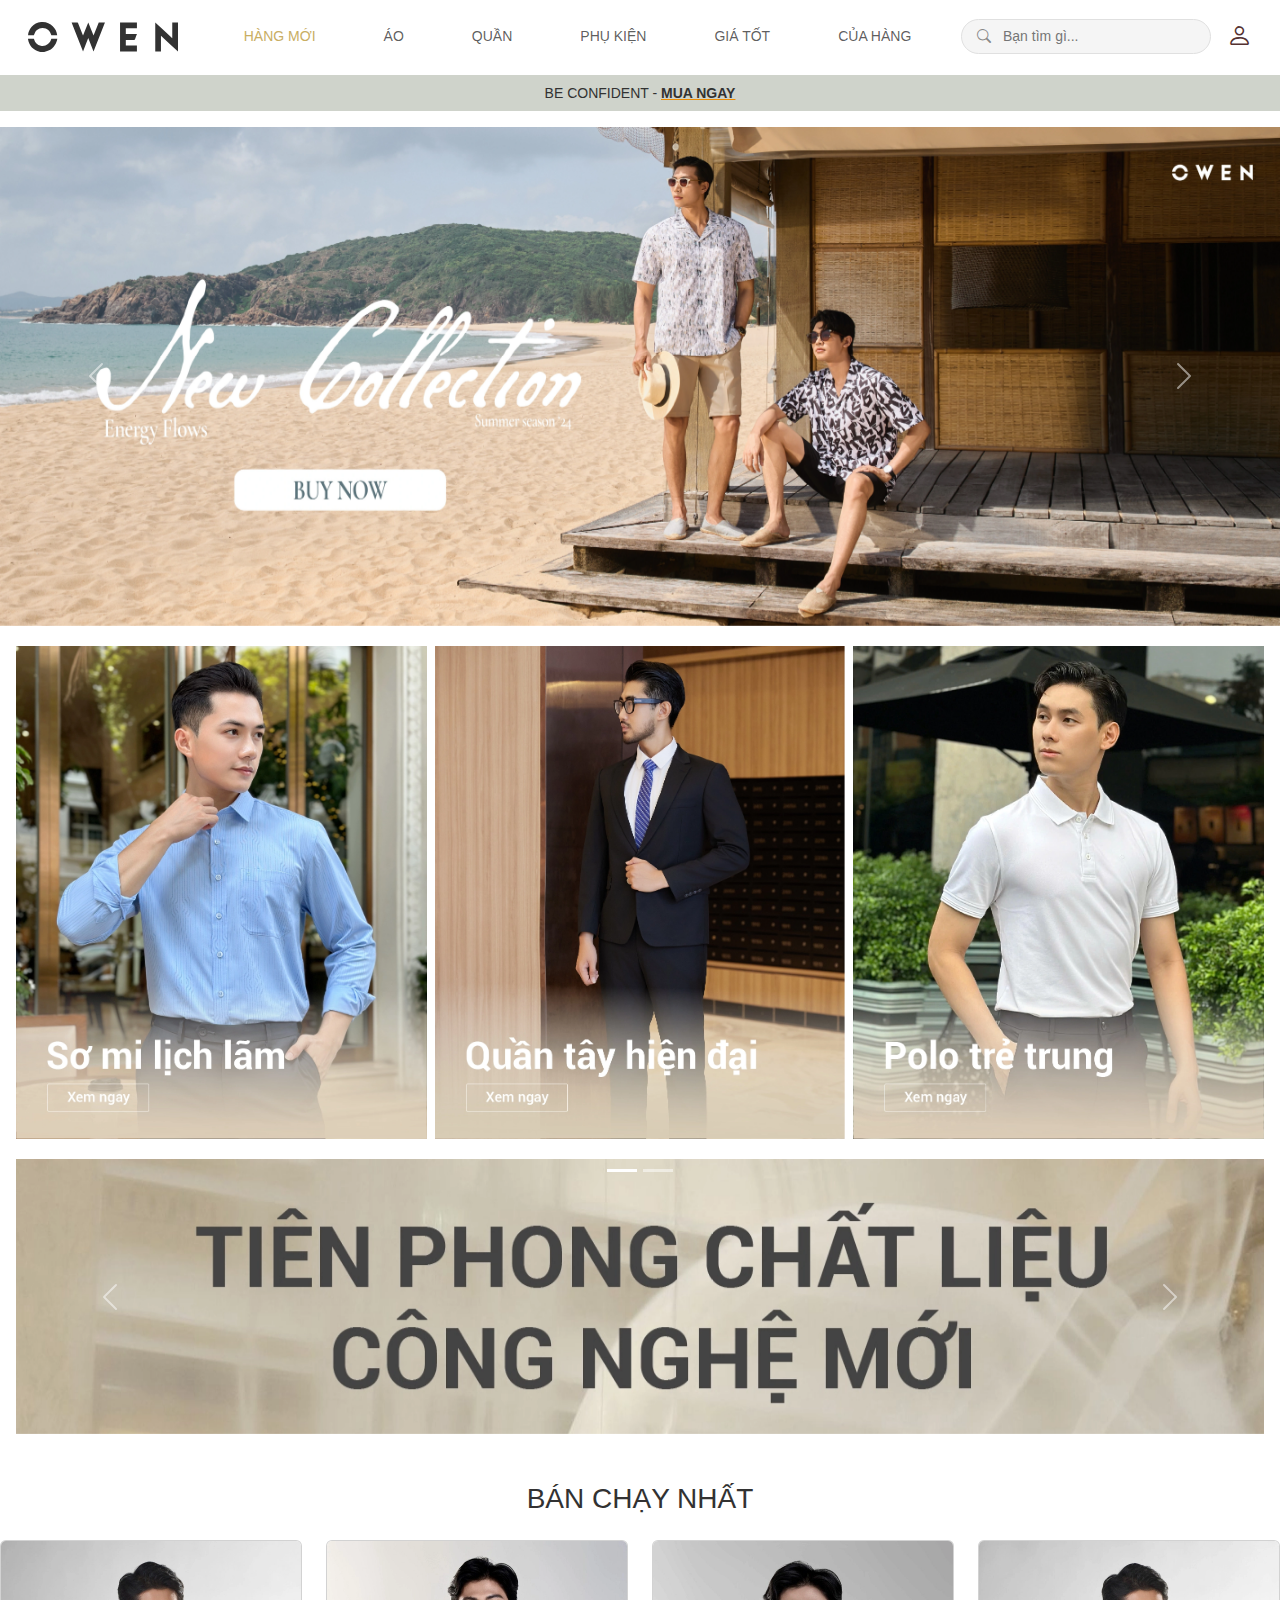
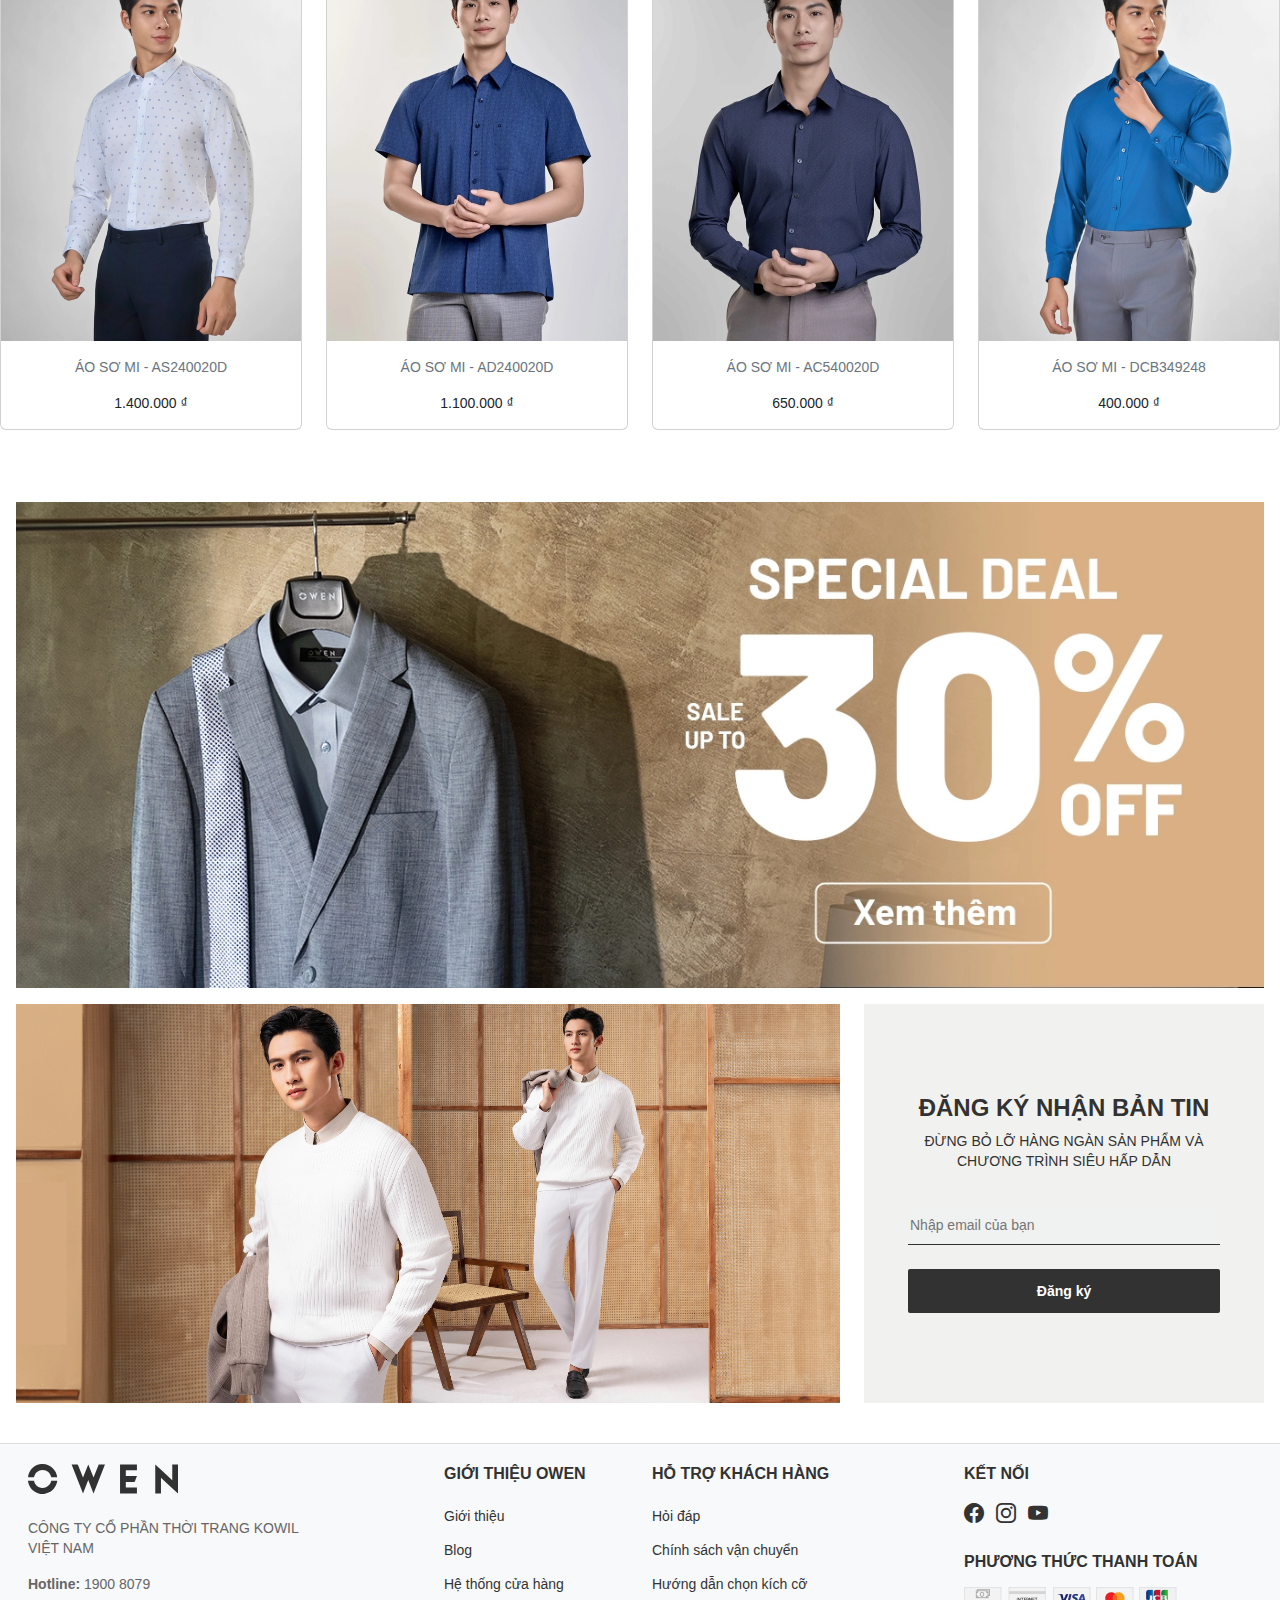
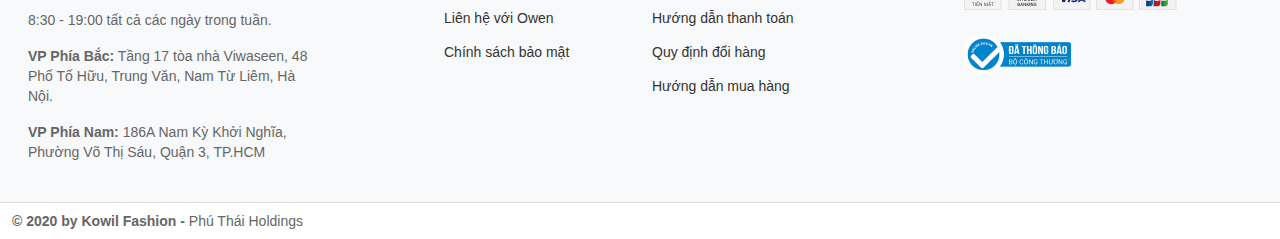
<file: WebOwen.html>
<!DOCTYPE html>
<html lang="en">
  <head>
    <meta charset="UTF-8" />
    <meta name="viewport" content="width=device-width, initial-scale=1.0" />
    <link
      href="https://cdn.jsdelivr.net/npm/bootstrap@5.3.3/dist/css/bootstrap.min.css"
      rel="stylesheet"
      integrity="sha384-QWTKZyjpPEjISv5WaRU9OFeRpok6YctnYmDr5pNlyT2bRjXh0JMhjY6hW+ALEwIH"
      crossorigin="anonymous"
    />
    <script
      src="https://cdn.jsdelivr.net/npm/bootstrap@5.3.3/dist/js/bootstrap.bundle.min.js"
      integrity="sha384-YvpcrYf0tY3lHB60NNkmXc5s9fDVZLESaAA55NDzOxhy9GkcIdslK1eN7N6jIeHz"
      crossorigin="anonymous"
    ></script>

    <link
      rel="stylesheet"
      href="https://cdn.jsdelivr.net/npm/bootstrap-icons@1.11.3/font/bootstrap-icons.min.css"
    />
    <link rel="stylesheet" href="style.css" />
    <title>Document</title>
  </head>

  <body>
    <div class="header">
      <nav class="navbar navbar-expand-lg p-3 fixed-top bg-white">
        <div class="container-fluid">
          <a class="navbar-brand" href="WebOwen.html">
            <img src="img-th6/logo.svg" alt="Bootstrap" />
          </a>
          <button
            class="navbar-toggler"
            type="button"
            data-bs-toggle="collapse"
            data-bs-target="#navbarNavAltMarkup"
            aria-controls="navbarNavAltMarkup"
            aria-expanded="false"
            aria-label="Toggle navigation"
          >
            <span class="navbar-toggler-icon"></span>
          </button>
          <div class="collapse navbar-collapse" id="navbarNavAltMarkup">
            <ul class="navbar-nav me-auto mb-2 mb-lg-0 m-auto">
              <li class="nav-item px-3">
                <a
                  class="nav-link active"
                  aria-current="page"
                  href="WebOwen.html"
                  >HÀNG MỚI</a
                >
              </li>
              <li class="nav-item px-3">
                <a class="nav-link" href="#">ÁO</a>
              </li>
              <li class="nav-item px-3">
                <a class="nav-link" href="#">QUẦN</a>
              </li>
              <li class="nav-item px-3">
                <a class="nav-link" href="#">PHỤ KIỆN</a>
              </li>
              <li class="nav-item px-3">
                <a class="nav-link" href="#">GIÁ TỐT</a>
              </li>
              <li class="nav-item px-3">
                <a class="nav-link" href="#">CỦA HÀNG</a>
              </li>
            </ul>
            <div class="search-bar">
              <i class="bi bi-search"></i>
              <input type="text" placeholder="Bạn tìm gì..." />
            </div>
            <div class="account ms-3">
              <a href="dangnhap.html">
                <i class="bi bi-person"></i>
              </a>
              <div class="dropdown-account">
                <ul class="account-item list-group">
                  <li class="list-group-item p-0">
                    <a href="dangnhap.html" class="p-3 w-100 d-flex"
                      >Đăng nhập</a
                    >
                  </li>
                  <li class="list-group-item p-0">
                    <a href="#" class="p-3 w-100 d-flex">Tạo tài khoản</a>
                  </li>
                </ul>
              </div>
            </div>
            <div class="minicart ms-3">
              <a href=""><i class="bi bi-bag"></i></a>
            </div>
          </div>
        </div>
      </nav>
      <!-- <nav class="navbar py-0 border-bottom px-3 bg-white">
            <div class="container-fluid">
                <p
                 class="navbar-text p-0 m-0">
                    <i class="bi bi-telephone-fill"></i>
                    Hỗ trợ khách hàng: <strong>1900 8079</strong>
                </p>
            </div>
        </nav> -->
    </div>
    <div class="content">
      <div class="container-fuild">
        <div class="" style="background-color: #cfd3cb; margin-top: 75px">
          <div class="py-2 text-center">
            <p class="m-0">
              BE CONFIDENT -
              <span
                ><strong
                  ><a
                    href=""
                    style="
                      color: inherit;
                      text-decoration-color: #ec8c02 !important;
                      text-decoration: underline;
                    "
                    >MUA NGAY</a
                  >
                </strong></span
              >
            </p>
          </div>
        </div>
        <div class="carousel-content mt-3">
          <div
            id="carouselExampleAutoplaying"
            class="carousel slide"
            data-bs-ride="carousel"
          >
            <div class="carousel-inner">
              <div class="carousel-item active" data-bs-interval="2500">
                <a href="#">
                  <img
                    src="img-th6/energy_flow-31.webp"
                    class="d-block w-100 img-fluid"
                    alt="..."
                  />
                </a>
              </div>
              <div class="carousel-item" data-bs-interval="2500">
                <a href="#">
                  <img
                    src="img-th6/artboard_1-100.webp"
                    class="d-block w-100 img-fluid"
                    alt="..."
                  />
                </a>
              </div>
            </div>
            <button
              class="carousel-control-prev"
              type="button"
              data-bs-target="#carouselExampleAutoplaying"
              data-bs-slide="prev"
            >
              <span
                class="carousel-control-prev-icon"
                aria-hidden="true"
              ></span>
              <span class="visually-hidden">Previous</span>
            </button>
            <button
              class="carousel-control-next"
              type="button"
              data-bs-target="#carouselExampleAutoplaying"
              data-bs-slide="next"
            >
              <span
                class="carousel-control-next-icon"
                aria-hidden="true"
              ></span>
              <span class="visually-hidden">Next</span>
            </button>
          </div>
        </div>
        <div class="banner-home px-4 mt-3">
          <div class="container-fuild">
            <div class="row">
              <div class="col-md-4 p-1">
                <a href="ao_so_mi.html">
                  <img
                    src="img-th6/Artboard_11-100_2808.webp"
                    class="img-fluid"
                    alt=""
                  />
                </a>
              </div>
              <div class="col-md-4 p-1">
                <a href="ao_so_mi.html">
                  <img
                    src="img-th6/Artboard_11_copy_2-100_2808.webp"
                    class="img-fluid"
                    alt=""
                  />
                </a>
              </div>
              <div class="col-md-4 p-1">
                <a href="ao_so_mi.html">
                  <img
                    src="img-th6/Artboard_11_copy-100_2808.webp"
                    class="img-fluid"
                    alt=""
                  />
                </a>
              </div>
            </div>
          </div>
        </div>
        <div class="px-3 mt-3 position-relative">
          <div
            id="carouselExampleAutoplaying2"
            class="carousel slide"
            data-bs-ride="carousel"
          >
            <div class="carousel-indicators d-flex position-absolute">
              <button
                type="button"
                data-bs-target="#carouselExampleAutoplaying2"
                data-bs-slide-to="0"
                class="active"
                aria-current="true"
                aria-label="Slide 1"
              ></button>
              <button
                type="button"
                data-bs-target="#carouselExampleAutoplaying2"
                data-bs-slide-to="1"
                aria-label="Slide 2"
              ></button>
            </div>

            <div class="carousel-inner">
              <div class="carousel-item active" data-bs-interval="2500">
                <a href="#">
                  <img
                    src="img-th6/crs-1.webp"
                    class="d-block w-100"
                    alt="..."
                  />
                </a>
              </div>
              <div class="carousel-item" data-bs-interval="2500">
                <a href="#">
                  <img
                    src="img-th6/crs-2.webp"
                    class="d-block w-100"
                    alt="..."
                  />
                </a>
              </div>
            </div>

            <button
              class="carousel-control-prev"
              type="button"
              data-bs-target="#carouselExampleAutoplaying2"
              data-bs-slide="prev"
            >
              <span
                class="carousel-control-prev-icon"
                aria-hidden="true"
              ></span>
              <span class="visually-hidden">Previous</span>
            </button>
            <button
              class="carousel-control-next"
              type="button"
              data-bs-target="#carouselExampleAutoplaying2"
              data-bs-slide="next"
            >
              <span
                class="carousel-control-next-icon"
                aria-hidden="true"
              ></span>
              <span class="visually-hidden">Next</span>
            </button>
          </div>
        </div>
        <div class="products-content pt-5">
          <div class="products-title text-center mb-4">
            <h3>BÁN CHẠY NHẤT</h3>
          </div>
          <div class="row">
            <div class="col-lg-3 col-6 mb-4">
              <div class="card text-center" style="width: 100%">
                <a href="ao_so_mi.html">
                  <img
                    src="img-th6/pr-4.webp"
                    class="card-img-top"
                    alt="ÁO SƠ MI - AS240020D"
                  />
                </a>
                <div class="card-body">
                  <a href="ao_so_mi.html" class="btn btn-secondary mb-2"
                    >MUA NGAY</a
                  >
                  <p class="card-text text-secondary">ÁO SƠ MI - AS240020D</p>
                  <span>1.400.000 ₫</span>
                </div>
              </div>
            </div>
            <div class="col-lg-3 col-6 mb-4">
              <div class="card text-center" style="width: 100%">
                <a href="ao_so_mi.html">
                  <img
                    src="img-th6/pr-3.webp"
                    class="card-img-top"
                    alt="ÁO SƠ MI - AD240020D"
                  />
                </a>
                <div class="card-body">
                  <a href="ao_so_mi.html" class="btn btn-secondary mb-2"
                    >MUA NGAY</a
                  >
                  <p class="card-text text-secondary">ÁO SƠ MI - AD240020D</p>
                  <span>1.100.000 ₫</span>
                </div>
              </div>
            </div>
            <div class="col-lg-3 col-6 mb-4">
              <div class="card text-center" style="width: 100%">
                <a href="ao_so_mi.html">
                  <img
                    src="img-th6/pr-2.webp"
                    class="card-img-top"
                    alt="ÁO SƠ MI - AC540020D"
                  />
                </a>
                <div class="card-body">
                  <a href="ao_so_mi.html" class="btn btn-secondary mb-2"
                    >MUA NGAY</a
                  >
                  <p class="card-text text-secondary">ÁO SƠ MI - AC540020D</p>
                  <span>650.000 ₫</span>
                </div>
              </div>
            </div>
            <div class="col-lg-3 col-6 mb-4">
              <div class="card text-center" style="width: 100%">
                <a href="ao_so_mi.html">
                  <img
                    src="img-th6/pr-1.webp"
                    class="card-img-top"
                    alt="ÁO SƠ MI - DCB349248"
                  />
                </a>
                <div class="card-body">
                  <a href="ao_so_mi.html" class="btn btn-secondary mb-2"
                    >MUA NGAY</a
                  >
                  <p class="card-text text-secondary">ÁO SƠ MI - DCB349248</p>
                  <span>400.000 ₫</span>
                </div>
              </div>
            </div>
          </div>
        </div>
        <div class="banner-promo">
          <a href="#"
            ><img
              src="img-th6/Sale_kaizen.webp"
              class="img-fluid px-3 mt-5"
              alt=""
          /></a>
        </div>
        <div class="banner-subcribe mx-3 mt-3">
          <div class="row">
            <div class="col-md-8">
              <a href="#"
                ><img src="img-th6/Email3_kaizen.webp" class="img-fluid" alt=""
              /></a>
            </div>
            <div class="col-md-4 text-uppercase">
              <div class="newsletter h-100 d-flex flex-column justify-content-center align-items-center text-center">
                <h4><strong>Đăng ký nhận bản tin</strong></h3>
                <p>
                  Đừng bỏ lỡ hàng ngàn sản phẩm và chương trình siêu hấp dẫn
                </p>
                <input type="email" placeholder="Nhập email của bạn" />
                <button
                  class="btn-subcribe mt-4"
                  title="Đăng ký"
                  type="submit"
                >
                  <span>Đăng ký</span>
                </button>
              </div>
            </div>
          </div>
        </div>
      </div>
    </div>
    <footer class="footer pt-3 mt-4">
      <div class="container-fluid">
        <div class="row">
          <div class="col-md-4 mb-4">
            <div class="w-75">
            <img src="img-th6/logo-footer.svg" class="img-fluid pb-4" alt="">
            <p>CÔNG TY CỔ PHẦN THỜI TRANG KOWIL VIỆT NAM</p>
            <p><strong>Hotline:</strong> 1900 8079</p>
            <p>8:30 - 19:00 tất cả các ngày trong tuần.</p>
            <p><strong>VP Phía Bắc:</strong> Tầng 17 tòa nhà Viwaseen, 48 Phố Tố Hữu, Trung Văn, Nam Từ Liêm, Hà Nội.</p>
            <p><strong>VP Phía Nam:</strong> 186A Nam Kỳ Khởi Nghĩa, Phường Võ Thị Sáu, Quận 3, TP.HCM</p>
          </div>
          </div>
    
          <div class="col-md-2 mb-4">
            <h5>GIỚI THIỆU OWEN</h5>
            <ul class="list-unstyled">
              <li><a href="#">Giới thiệu</a></li>
              <li><a href="#">Blog</a></li>
              <li><a href="#">Hệ thống cửa hàng</a></li>
              <li><a href="#">Liên hệ với Owen</a></li>
              <li><a href="#">Chính sách bảo mật</a></li>
            </ul>
          </div>
              <div class="col-md-3 mb-4">
            <h5>HỖ TRỢ KHÁCH HÀNG</h5>
            <ul class="list-unstyled">
              <li><a href="#">Hỏi đáp</a></li>
              <li><a href="#">Chính sách vận chuyển</a></li>
              <li><a href="#">Hướng dẫn chọn kích cỡ</a></li>
              <li><a href="#">Hướng dẫn thanh toán</a></li>
              <li><a href="#">Quy định đổi hàng</a></li>
              <li><a href="#">Hướng dẫn mua hàng</a></li>
            </ul>
          </div>
    
          <div class="col-md-3 mb-4">
            <h5>KẾT NỐI</h5>
            <a href="#" class="me-2"><i class="bi bi-facebook"></i></a>
            <a href="#" class="me-2"><i class="bi bi-instagram"></i></a>
            <a href="#"><i class="bi bi-youtube"></i></a>
    
            <h5 class="mt-4">PHƯƠNG THỨC THANH TOÁN</h5>
            <img src="img-th6/pay.webp" alt="Visa" class="img-fluid"/>
            <div class="mt-4">
            <img src="img-th6/vertify.webp" class="img-fluid" alt="">
          </div>
          </div>
        </div>
    
        <div class="footer-bottom py-2">
          <div class="text-start">
            <p class="mb-0"> <strong>© 2020 by Kowil Fashion -</strong> Phú Thái Holdings</p>
          </div>
        </div>
      </div>
    </footer>
    
  </body>
</html>
</file>
<file: assets/ao.css>
.dropdown-menu {
    /* position: absolute; */
    top: 80%;
    margin: 0;
}


.banner {
    position: relative;
}

.banner img {
    padding: 16px;
}

.banner .banner-text {
    position: absolute;
    top: 50%;
    left: 20%;
    transform: translate(-50%, -50%);
    width: 33.3%;
}

.banner .banner-text h1 {
    color: #000000;
}

.banner .banner-text p {
    color: #343434;
}

.list-group a {
    text-decoration: none;
    color: #656565;
}

.list-group strong,
h5 {
    color: #000000;
    margin: 0;
}

.list-group h5 {
    font-size: 16px;
}

.list-group a:hover,
strong:hover,
h5:hover {
    color: #c9ae63;
}

.list-group-item {
    border: none;
}


.card .card-body a {
    width: 80%;
    top: 70%;
}

.card {
    border: none;
}

.page-link {
    border: none;
    font-size: large;
    color: rgba(44, 44, 44, 0.854) !important;
}

.page-link:hover {
    background: none;
    color: #c9ae63 !important;
}

@media only screen and (max-width: 600px) {
    .sidebar {
        display: none;
    }

    .navbar-toggler-icon {
        display: inline-block;
        width: 1.5em;
        height: 1.5em;
        vertical-align: middle;
        background-image: var(--bs-navbar-toggler-icon-bg);
        background-repeat: no-repeat;
        background-position: center;
        background-size: 100%;
    }

    .banner .banner-text h1 {
        font-size: 2.5vw;
    }

    .banner .banner-text {
        font-size: 1.5vw;
        left: 25%;
        top: 55%;
    }

    .card .card-body a {
        width: 80%;
        top: 63%;
    }
}
</file>
<file: assets/style.css>
body {
    font-family: 'SVN-Gotham', sans-serif !important;
    color: #323232 !important;
    letter-spacing: 0 !important;
    box-sizing: border-box;
    font-size: 14px;
    background-color: #fff;
    font-style: normal;
    line-height: 1.42857143;
}

.nav-item {
    margin: 0 10px;
}

.header .navbar a:hover {
    color: #c9ae63;
}

.header .dropdown-menu {
    left: 0;
    font-size: small;
}


.dropdown-menu {
    display: block;
    padding-top: 50px;
    border: 0;
    border-radius: 0;
    opacity: 0;
    transform: translateY(30px);
    transition: all 0.3s ease;
    visibility: hidden;
}

.menu:hover .dropdown-menu {
    opacity: 1;
    transform: translateY(0);
    visibility: visible;

}

.menu:hover .nav-link {
    color: #c9ae63;
    transition: 1s;
    transform: translateY(-5px);
}

.navbar-nav .nav-link.active,
.navbar-nav .nav-link.show {
    color: #c9ae63;
}


.dropdown-item:hover {
    background: none;
}

.collapse .li::after {
    content: "";
    height: 40px;
    display: flex;
}

.search-bar {
    border-radius: 20px;
    padding: 8px 15px;
    display: flex;
    align-items: center;
    background-color: #f5f5f5;
    border: 1px solid #e0e0e0;
    width: 250px;
    height: 35px;
}

.search-bar input {
    border: none;
    outline: none;
    background: none;
    flex: 1;
    margin-left: 10px;
}

.search-bar i {
    color: #888;
}

.account {
    position: relative;
    font-size: 25px;
}

.account::after {
    content: "";
    height: 20px;
    display: block;
    /* visibility: visible; */
    position: absolute;
    width: 25px;
}

.account .bi {
    color: rgb(84, 49, 49);
}

.account-item {
    position: absolute;
    visibility: hidden;
    opacity: 0;
    transform: translateX(35px);
    width: 270px;
    right: -55px;
    top: 55px;
    /* z-index: 100; */
    cursor: pointer;
    box-shadow: rgba(0, 0, 0, 0.35) 0px 5px 15px;
}

.account-item a {
    text-decoration: none;
    color: black;
    font-size: 14px;
}

.account-item .list-group-item {
    border: none;
    padding: 10px 15px;
}

.account-item .list-group-item:hover {
    background-color: #f0f0f0;
}

.account:hover .account-item {
    opacity: 1;
    transition: all 0.4s ease;
    transform: translateX(0);
    visibility: visible;
}

.account:not(:hover) .account-item {
    opacity: 0;
    transition: all 0.3s ease;
    transform: translateX(35px);
}


/* Gio hang */
.cart {
    font-size: 23px;
}

.cart .bi {
    color: black;
}

.cart-icon {
    position: fixed;
    top: 20px;
    right: 20px;
    cursor: pointer;
}

#cart-btn {
    font-size: 21px;
    background-color: #007bff;
    color: white;
    border: none;
}

#cart-count {
    font-size: 18px;
    color: yellow;
}

#card-logo {
    display: flex;
    justify-content: center;
    padding: 30px 0 20px 0;
}

/* Minicart chi tiết */
.minicart {
    position: fixed;
    top: 73px;
    right: 10px;
    width: 420px;
    border: none;
    background-color: #fff;
    display: none;
    box-shadow: 0 6px 10px rgba(0, 0, 0, .25);
    z-index: 1000;
}

#cart-items {
    padding: 10px;
    max-height: 200px;
}

.cart-footer {
    padding: 10px;
    border-top: 1px solid #ddd;
    text-align: center;
}

/* .cart-footer button {
    background-color: #28a745;
    color: white;
    border: none;
    padding: 5px 10px;
    cursor: pointer;
} */

/* Gio hang */

.custom-list-group .list-group-item {
    border: none;
}

.square {
    width: 50px;
    height: 50px;
    display: flex;
    justify-content: center;
    align-items: center;
    text-align: center;
    padding: 0;
    margin: 5px;
    border: 2px solid #000 !important;
    border-radius: 10%;
}

#carouselExampleAutoplaying2 .carousel-indicators {
    bottom: auto !important;
}

.banner-subcribe .newsletter {
    background: rgba(207, 211, 203, .3);
    padding: 30px 44px;
    display: flex;
    flex-direction: column;

}

.banner-subcribe .btn-subcribe {

    background: #323232;
    border: none;
    border-radius: 2px;
    height: 44px;
    font-weight: 700;
    font-size: 14px;
    line-height: 14px;
    color: #fff;
    width: 100%;
    display: block;
}

.banner-subcribe .form-control {
    border-radius: 0;
    padding: 0;
}

.banner-subcribe .form-control:focus {
    box-shadow: none;
    background: none;
}

.newsletter input {
    width: 100%;
    max-width: 400px;
    margin-top: 20px;
    height: 38px;
    border: none;
    border-bottom: 1px solid #323232 !important;
    background-color: rgba(239, 239, 244, .5);
    outline: none;
}


.footer .row {
    background-color: #f8f9fa;
    padding: 20px 16px 0;
    border-top: 1px solid #ddd;
    border-bottom: 1px solid #ddd;
}

.footer h5 {
    font-size: 16px;
    font-weight: bold;
    margin-bottom: 1rem;
}

.footer ul {
    padding: 0;
    list-style: none;
}

.footer ul li a {
    text-decoration: none;
    color: #333;
}

.footer ul li {
    padding: 7px 0;
}

.footer ul li a:hover {
    color: #c9ae63;
}

.footer .hotline p {
    color: #323232;
    padding: 0 0;
    margin: 0 0;
}

.footer p {
    font-size: 14px;
    color: #666;
}

.footer img {
    vertical-align: middle;
}

.footer i {
    font-size: 20px;
    color: #333;
}

.footer i:hover {
    color: #c9ae63;
}

/* slick */
.products-slider {
    padding: 0 18px;
}

.products-slider .card {
    padding: 0 10px;
    border: none;
}

.card img {
    transition: filter 0.2s ease;
}

.card:hover img {
    filter: brightness(0.7);
}

.card:hover .card-body a {
    display: block;
    transform: translate(-50%, -50%) translateY(0);
    opacity: 1;
}

.card-body a {
    /* display: none; */
    background-color: #fff;
    color: #323232;
    position: absolute;
    width: 60%;
    top: 70%;
    left: 50%;
    transform: translate(-50%, -50%) translateY(-20px);
    opacity: 0;
    border: none;
    border-radius: 2px;
    /* transition: background-color 0.2s ease; */
    transition: all 0.2s ease;
}

.card .btn:hover {
    background-color: #c9ae63;
    color: #fff;
}

/* slick */

.btn:hover {
    background-color: #dadada;
}

/* responsive mobile */
@media only screen and (max-width: 600px) {

    /* slick */
    .card-body a {
        padding: 2px 0;
        width: 80%;
        top: 65%;
    }

    /* narbar */
    .navbar-brand {
        margin: 0 auto;
    }

    .navbar-toggler {
        padding: 0;
        margin: 0;
        border: none;
    }

    #cart-btn {
        color: #000;
    }

    .mobile-search {
        display: block !important;
    }

    .mobile-search .btn {
        display: block !important;
        font-size: 1.3rem;
    }

    .btn:hover {
        background: none;
    }

    .offcanvas.offcanvas-end {
        top: 8%;
        right: 0;
        left: 0;
        width: 100%;
    }

    .offcanvas-backdrop.show {
        opacity: 0.6;
    }

    .offcanvas-body input {
        width: 100%;
        border: none;
        background: rgba(207, 211, 203, 0.443);
        height: 36px;
        font-size: 16px;
        color: #0d0b0b !important;
        padding-left: 25px;
        border-radius: 40px;
    }

    .offcanvas-body input:focus-visible {
        outline: none;
    }

    .offcanvas-end {
        pointer-events: none;
        transform: translateX(100px);
        transition: all 0.3s ease;
    }

    .offcanvas-end.show {
        pointer-events: all;
        transform: translateX(0);
    }

    .offcanvas-start {
        pointer-events: none;
        transform: translateX(100px);
        transition: all 0.3s ease;
    }

    .offcanvas-start.show {
        pointer-events: all;
        transform: translateX(0);
    }

    .minicart {
        width: 100%;
        right: 0;
        left: 0;
        top: 77px;
    }

    /* offcanvas start */
    .offcanvas.offcanvas-start {
        width: 80%;
    }

    .offcanvas-start a {
        text-wrap: nowrap;
        text-decoration: none;
        color: #000;
        font-size: 22px;
        font-weight: 600;
    }

    .offcanvas-body {
        padding: 0;
    }

    .mobile-narbar {
        display: block !important;
    }

    .tab-pane .list-group a {
        font-size: medium;
        font-weight: normal;
    }

    .nav-link {
        color: #000;
        font-weight: 600;
    }

    .nav-tabs {
        background-color: #e8e8e8;
    }
}
</file>
<file: assets/products.css>
.chose-size label {
    margin-right: 10px;
    width: 2rem;
    height: 3cap;
    display: flex;
    justify-content: center;
}

.btn-check:checked+.btn, .btn.active, .btn.show, .btn:first-child:active, :not(.btn-check)+.btn:active {
    background: none;
    color: #c9ae63;
    border: 1px solid #c9ae63;
}

.modal-header button {
    right: 2%;
}

.size-guide a {
    background-repeat: no-repeat;
    padding-left: 40px;
    text-decoration: none;
    color: #323232;
    font-weight: 550;
}

.product-btn button {
    background: #323232;
    color: #fff;
    border-radius: 1px;
    height: 3rem;
}

.product-btn .btn:hover {
    background: #323232;
    color: #fff;
}

.main-image img {
    width: 100%;
    height: auto;
}

.thumbnails img {
    margin-bottom: 10px;
    cursor: pointer;
}

.crad {
    border: none;
}

@media only screen and (min-width: 600px)  {
    .recommend {
        margin: 0 48px;
    }

    .img-product-mobile {
        display: none;
    }

    .img-sm {
        cursor: pointer;
    }
}

@media only screen and (max-width: 600px) {
    .img-product {
        display: none;
    }
}
</file>
<file: style.css>
body {
    font-family: 'SVN-Gotham', sans-serif !important;
    color: #323232 !important;
    letter-spacing: 0 !important;
    box-sizing: border-box;
    font-size: 14px;
    background-color: #fff;
    font-style: normal;
    line-height: 1.42857143;
}

.nav-item {
    margin: 0 10px;
}

.header .navbar a:hover {
    color: #c9ae63;
}

.header .dropdown-menu {
    left: 0;
    font-size: small;
}


.dropdown-menu {
    display: block;
    padding-top: 50px;
    border: 0;
    border-radius: 0;
    opacity: 0;
    transform: translateY(30px);
    transition: all 0.3s ease;
    visibility: hidden;
}

.menu:hover .dropdown-menu {
    opacity: 1;
    transform: translateY(0);
    visibility: visible;

}

.menu:hover .nav-link {
    color: #c9ae63;
    transition: 1s;
    transform: translateY(-5px);
}

.navbar-nav .nav-link.active,
.navbar-nav .nav-link.show {
    color: #c9ae63;
}


.dropdown-item:hover {
    background: none;
}

.collapse .li::after {
    content: "";
    height: 40px;
    display: flex;
}

.search-bar {
    border-radius: 20px;
    padding: 8px 15px;
    display: flex;
    align-items: center;
    background-color: #f5f5f5;
    border: 1px solid #e0e0e0;
    width: 250px;
    height: 35px;
}

.search-bar input {
    border: none;
    outline: none;
    background: none;
    flex: 1;
    margin-left: 10px;
}

.search-bar i {
    color: #888;
}

.account {
    position: relative;
    font-size: 25px;
}

.account::after {
    content: "";
    height: 20px;
    display: block;
    position: absolute;
    width: 25px;
}

.account .bi {
    color: rgb(84, 49, 49);
}

.account-item {
    position: absolute;
    opacity: 0;
    transform: translateX(35px);
    width: 270px;
    right: -55px;
    top: 55px;
    /* z-index: 100; */
    cursor: pointer;
    box-shadow: rgba(0, 0, 0, 0.35) 0px 5px 15px;
}

.account-item a {
    text-decoration: none;
    color: black;
    font-size: 14px;
}

.account-item .list-group-item {
    border: none;
    padding: 10px 15px;
}

.account-item .list-group-item:hover {
    background-color: #f0f0f0;
}

.account:hover .account-item {
    opacity: 1;
    transition: all 0.4s ease;
    transform: translateX(0);
}

.account:not(:hover) .account-item {
    opacity: 0;
    transition: all 0.3s ease;
    transform: translateX(35px);
}


/* Gio hang */
.cart {
    font-size: 23px;
}

.cart .bi {
    color: black;
}

.cart-icon {
    position: fixed;
    top: 20px;
    right: 20px;
    cursor: pointer;
}

#cart-btn {
    font-size: 21px;
    background-color: #007bff;
    color: white;
    border: none;
}

#cart-count {
    font-size: 18px;
    color: yellow;
}

#card-logo {
    display: flex;
    justify-content: center;
    padding: 30px 0 20px 0;
}

/* Minicart chi tiết */
.minicart {
    position: fixed;
    top: 73px;
    right: 10px;
    width: 420px;
    border: none;
    background-color: #fff;
    display: none;
    box-shadow: 0 6px 10px rgba(0, 0, 0, .25);
    z-index: 1000;
}

#cart-items {
    padding: 10px;
    max-height: 200px;
}

.cart-footer {
    padding: 10px;
    border-top: 1px solid #ddd;
    text-align: center;
}

/* .cart-footer button {
    background-color: #28a745;
    color: white;
    border: none;
    padding: 5px 10px;
    cursor: pointer;
} */

/* Gio hang */

.custom-list-group .list-group-item {
    border: none;
}

.square {
    width: 50px;
    height: 50px;
    display: flex;
    justify-content: center;
    align-items: center;
    text-align: center;
    padding: 0;
    margin: 5px;
    border: 2px solid #000 !important;
    border-radius: 10%;
}

#carouselExampleAutoplaying2 .carousel-indicators {
    bottom: auto !important;
}

.banner-subcribe .newsletter {
    background: rgba(207, 211, 203, .3);
    padding: 30px 44px;
    display: flex;
    flex-direction: column;

}

.banner-subcribe .btn-subcribe {

    background: #323232;
    border: none;
    border-radius: 2px;
    height: 44px;
    font-weight: 700;
    font-size: 14px;
    line-height: 14px;
    color: #fff;
    width: 100%;
    display: block;
}

.banner-subcribe .form-control {
    border-radius: 0;
    padding: 0;
}

.banner-subcribe .form-control:focus {
    box-shadow: none;
    background: none;
}

.newsletter input {
    width: 100%;
    max-width: 400px;
    margin-top: 20px;
    height: 38px;
    border: none;
    border-bottom: 1px solid #323232 !important;
    background-color: rgba(239, 239, 244, .5);
    outline: none;
}


.footer .row {
    background-color: #f8f9fa;
    padding: 20px 16px 0;
    border-top: 1px solid #ddd;
    border-bottom: 1px solid #ddd;
}

.footer h5 {
    font-size: 16px;
    font-weight: bold;
    margin-bottom: 1rem;
}

.footer ul {
    padding: 0;
    list-style: none;
}

.footer ul li a {
    text-decoration: none;
    color: #333;
}

.footer ul li {
    padding: 7px 0;
}

.footer ul li a:hover {
    color: #c9ae63;
}

.footer .hotline p {
    color: #323232;
    padding: 0 0;
    margin: 0 0;
}

.footer p {
    font-size: 14px;
    color: #666;
}

.footer img {
    vertical-align: middle;
}

.footer i {
    font-size: 20px;
    color: #333;
}

.footer i:hover {
    color: #c9ae63;
}

/* slick */
.products-slider {
    padding: 0 18px;
}

.products-slider .card {
    padding: 0 10px;
    border: none;
}

.card img {
    transition: filter 0.2s ease;
}

.card:hover img {
    filter: brightness(0.7);
}

.card:hover .card-body a {
    display: block;
    transform: translate(-50%, -50%) translateY(0);
    opacity: 1;
}

.card-body a {
    /* display: none; */
    background-color: #fff;
    color: #323232;
    padding: 10px 40px;
    position: absolute;
    top: 60%;
    left: 50%;
    transform: translate(-50%, -50%) translateY(-20px);
    opacity: 0;
    border: none;
    border-radius: 2px;
    /* transition: background-color 0.2s ease; */
    transition: all 0.2s ease;
}

.btn:hover {
    color: #fff;
    background-color: #c9ae63;
}

/* slick */
</file>
